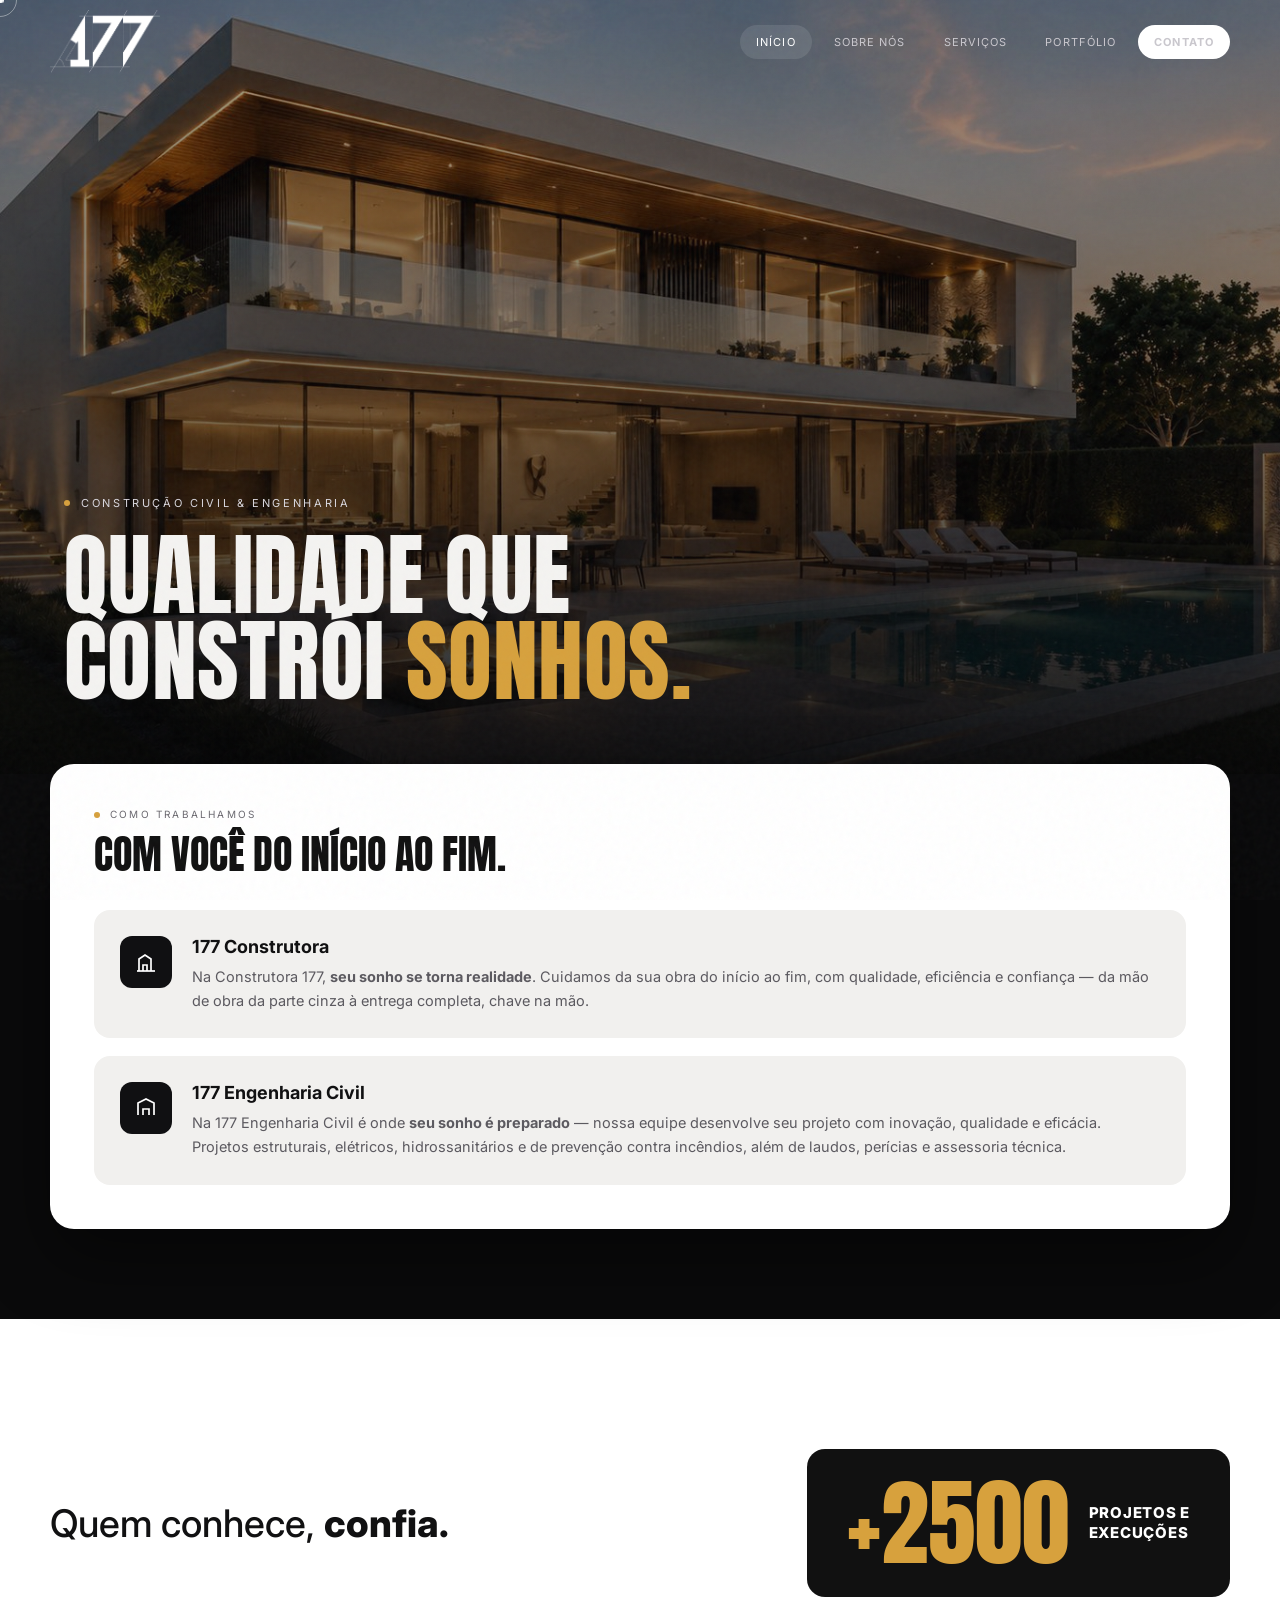
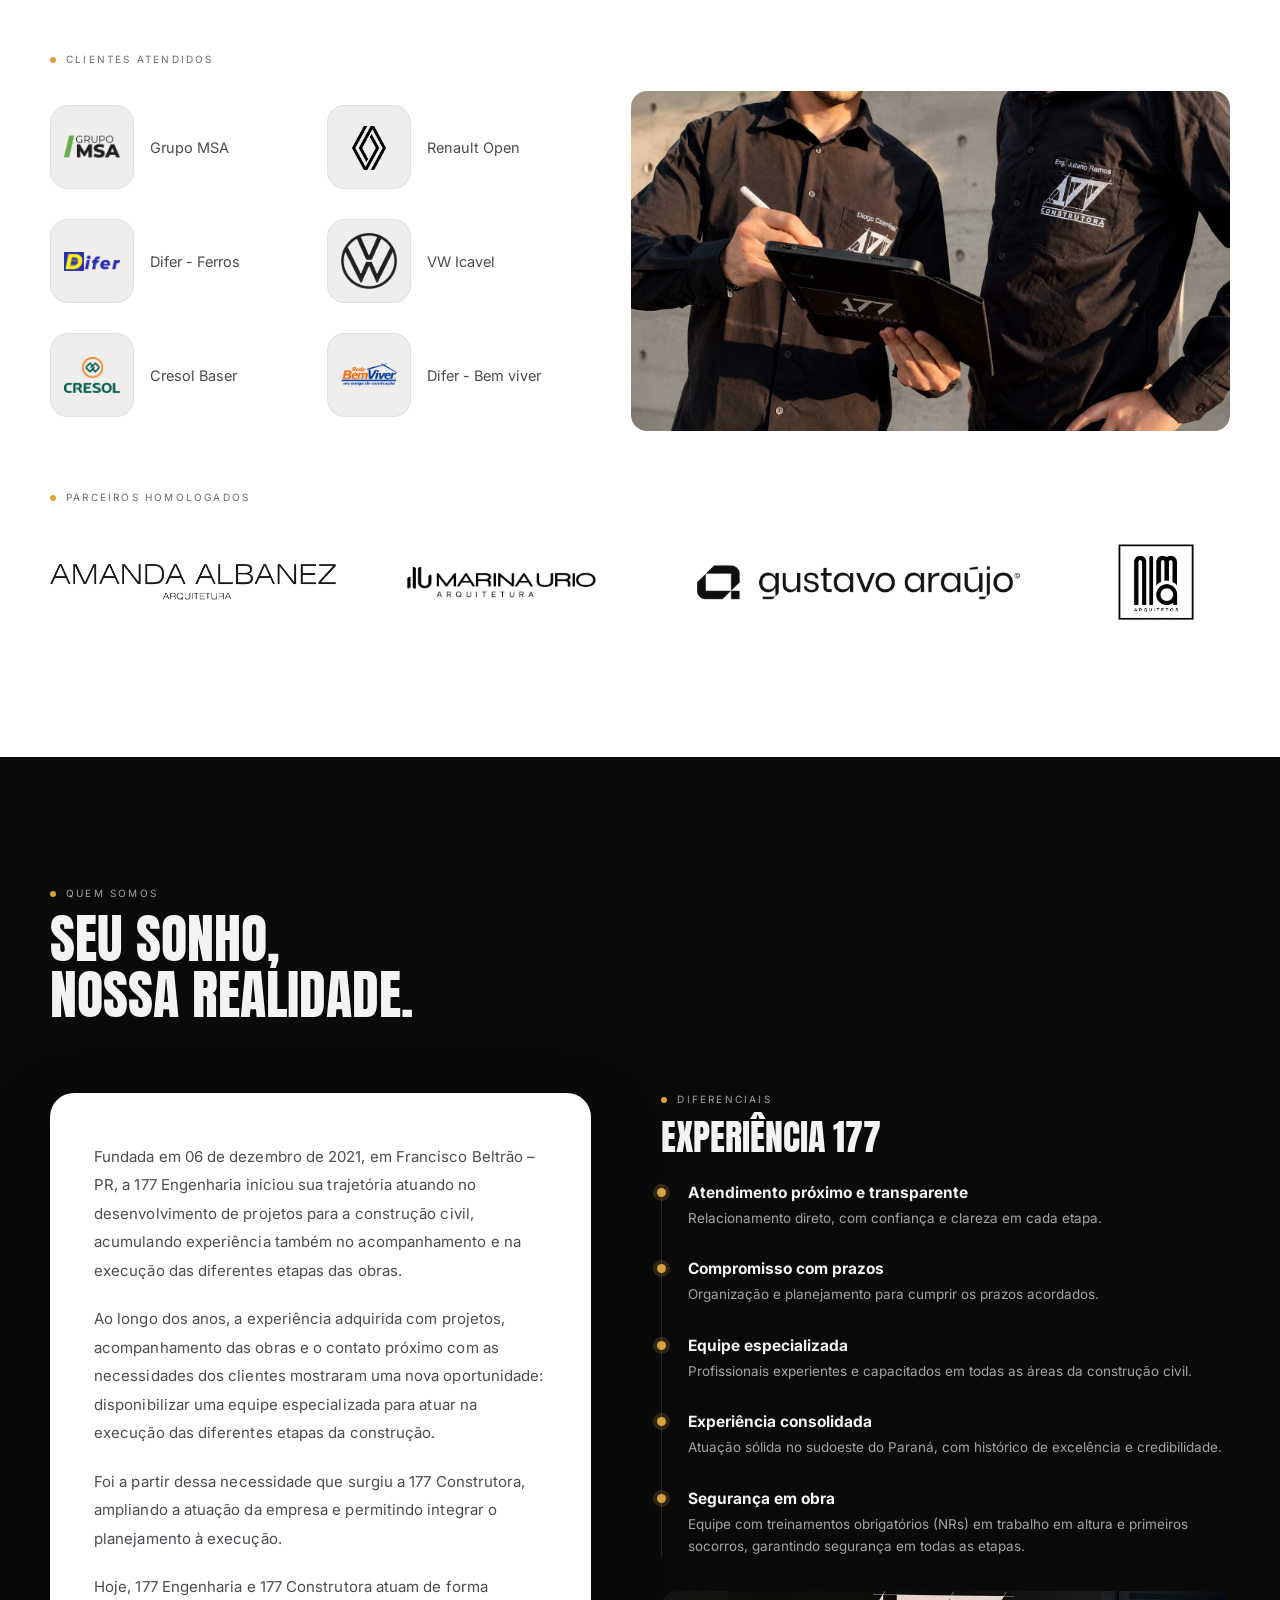
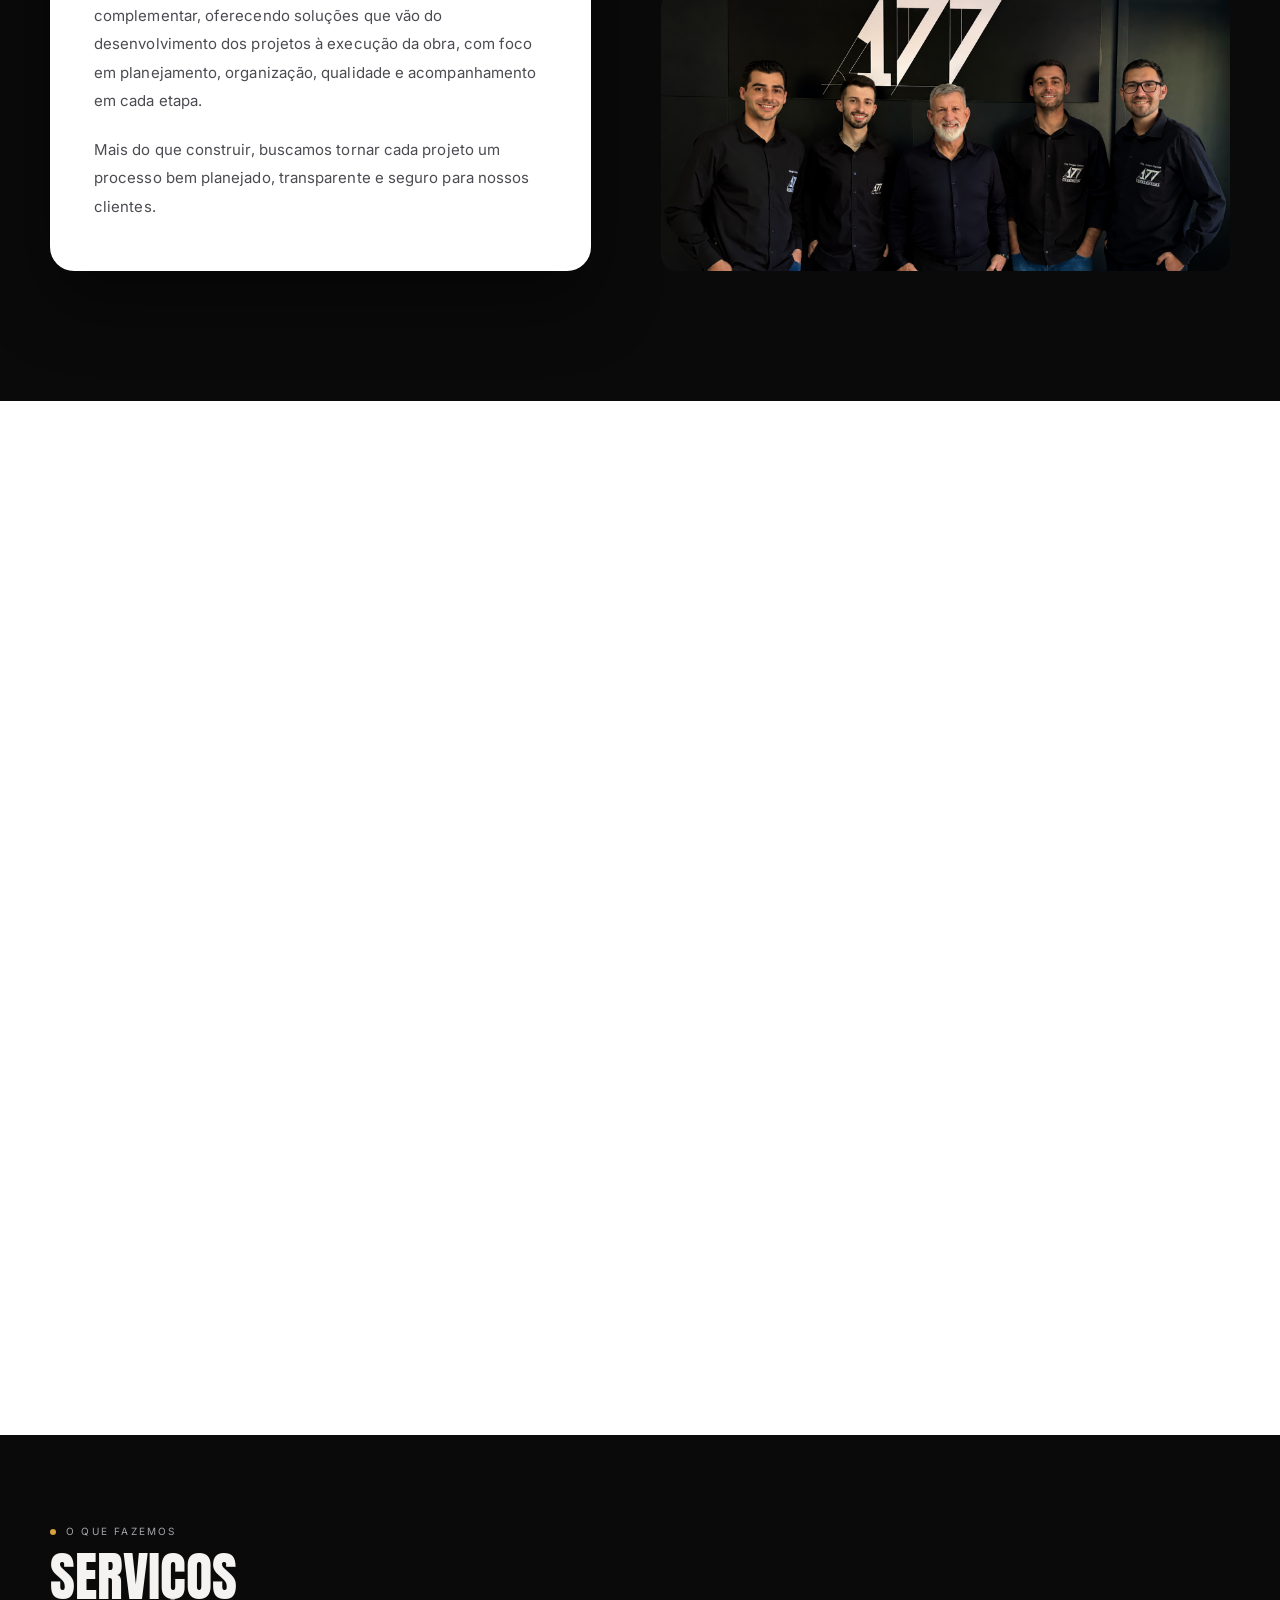
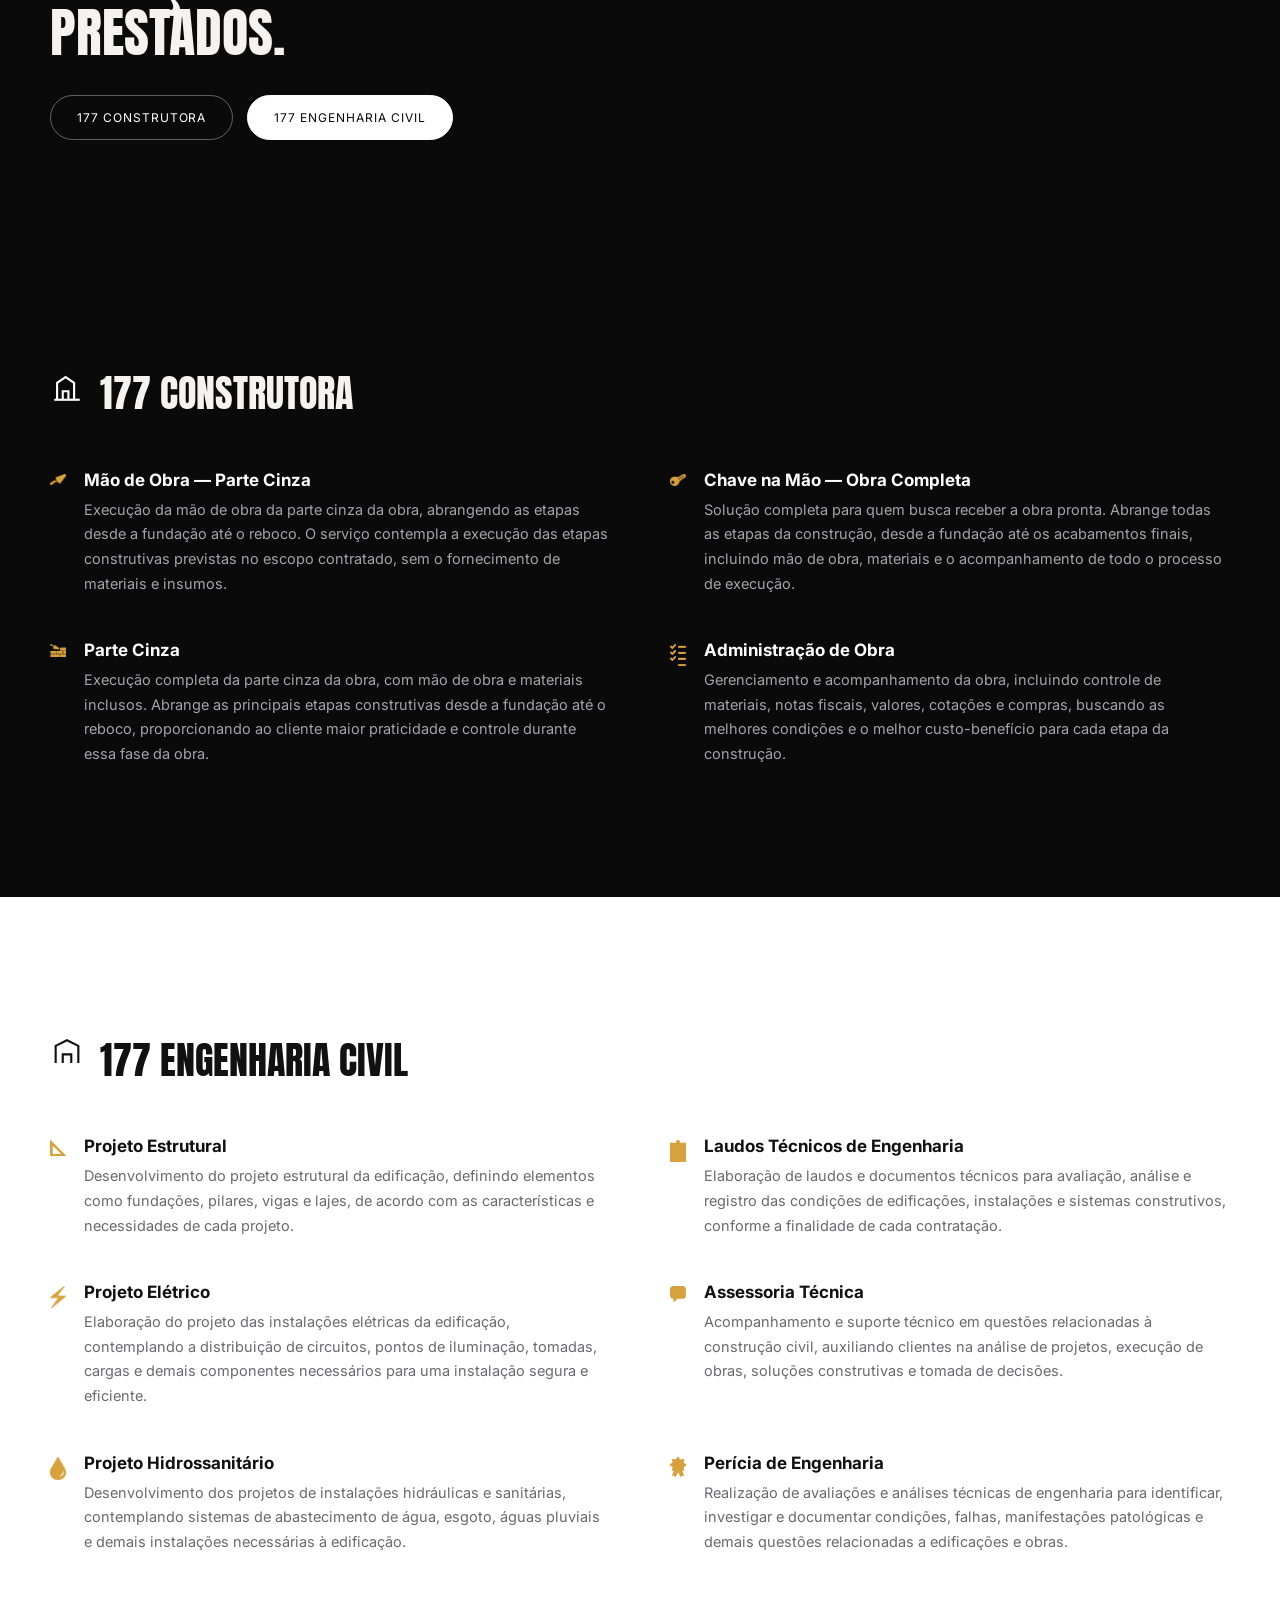
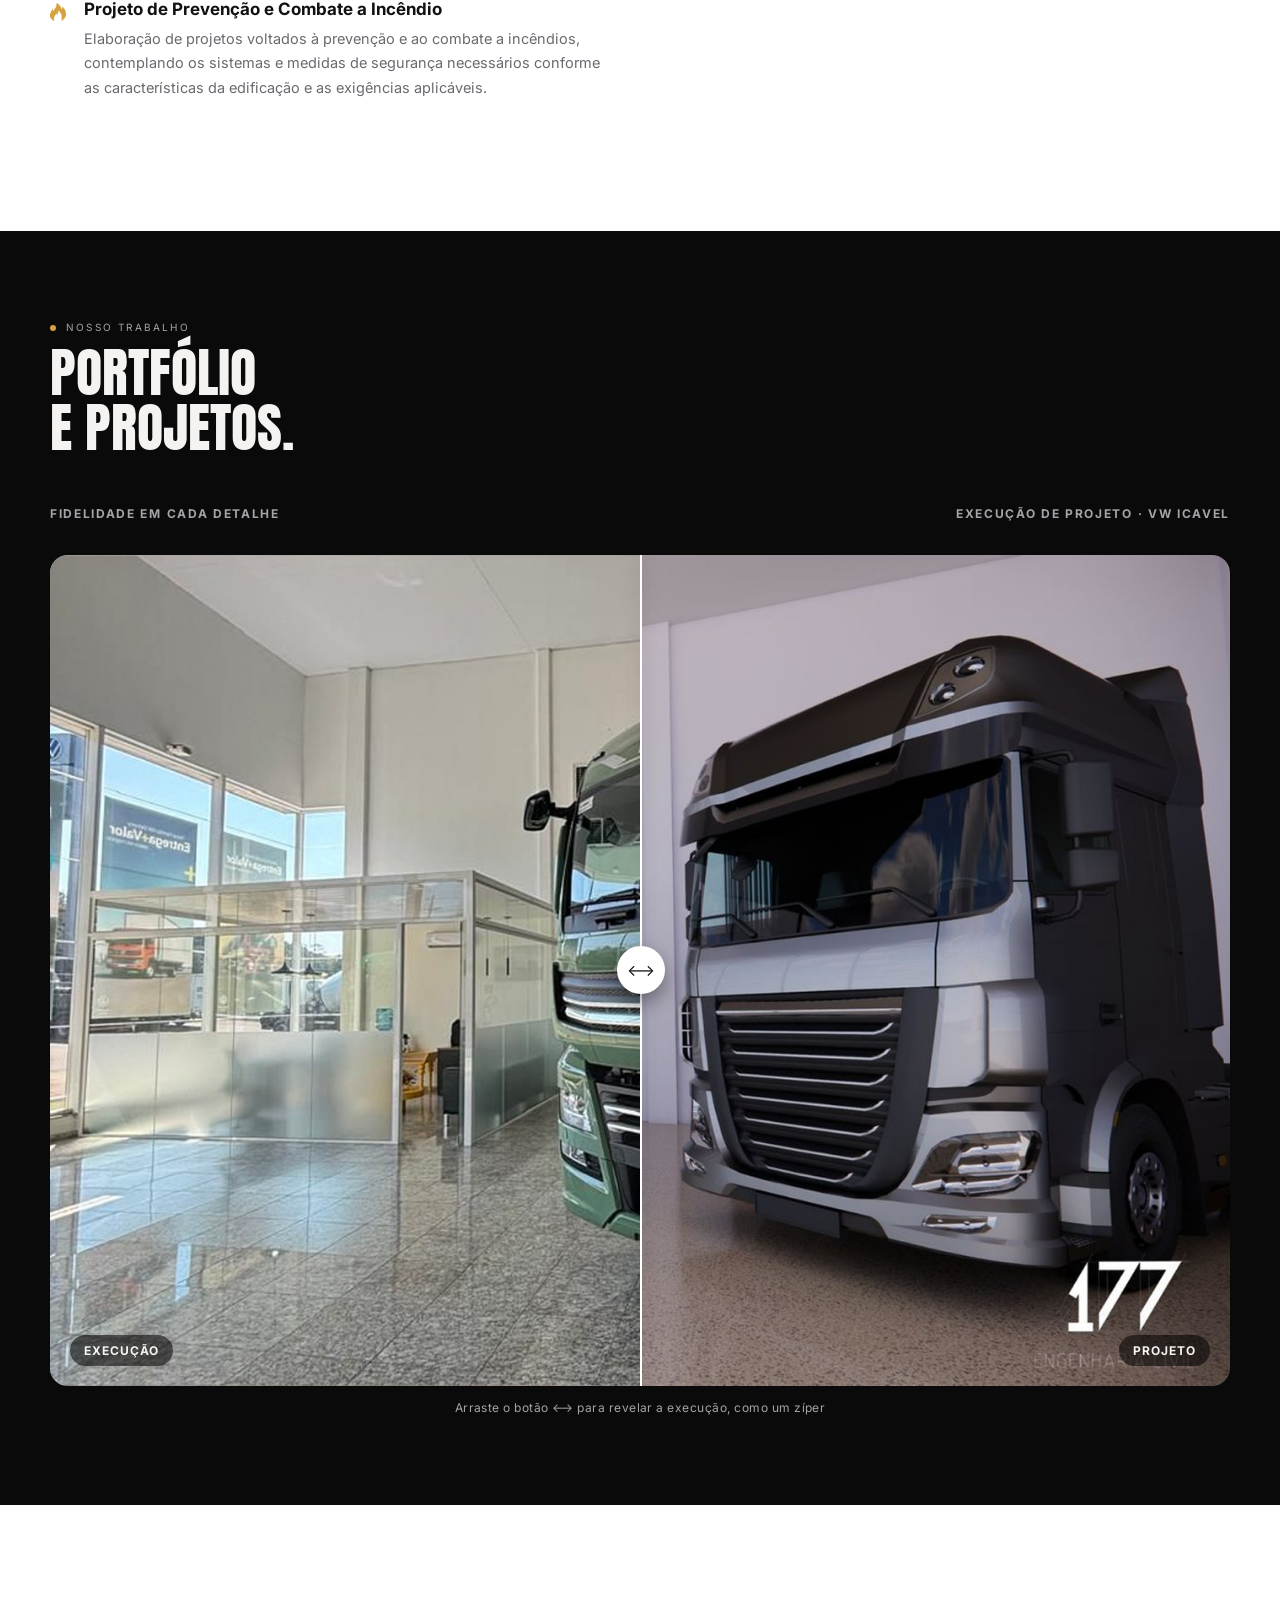
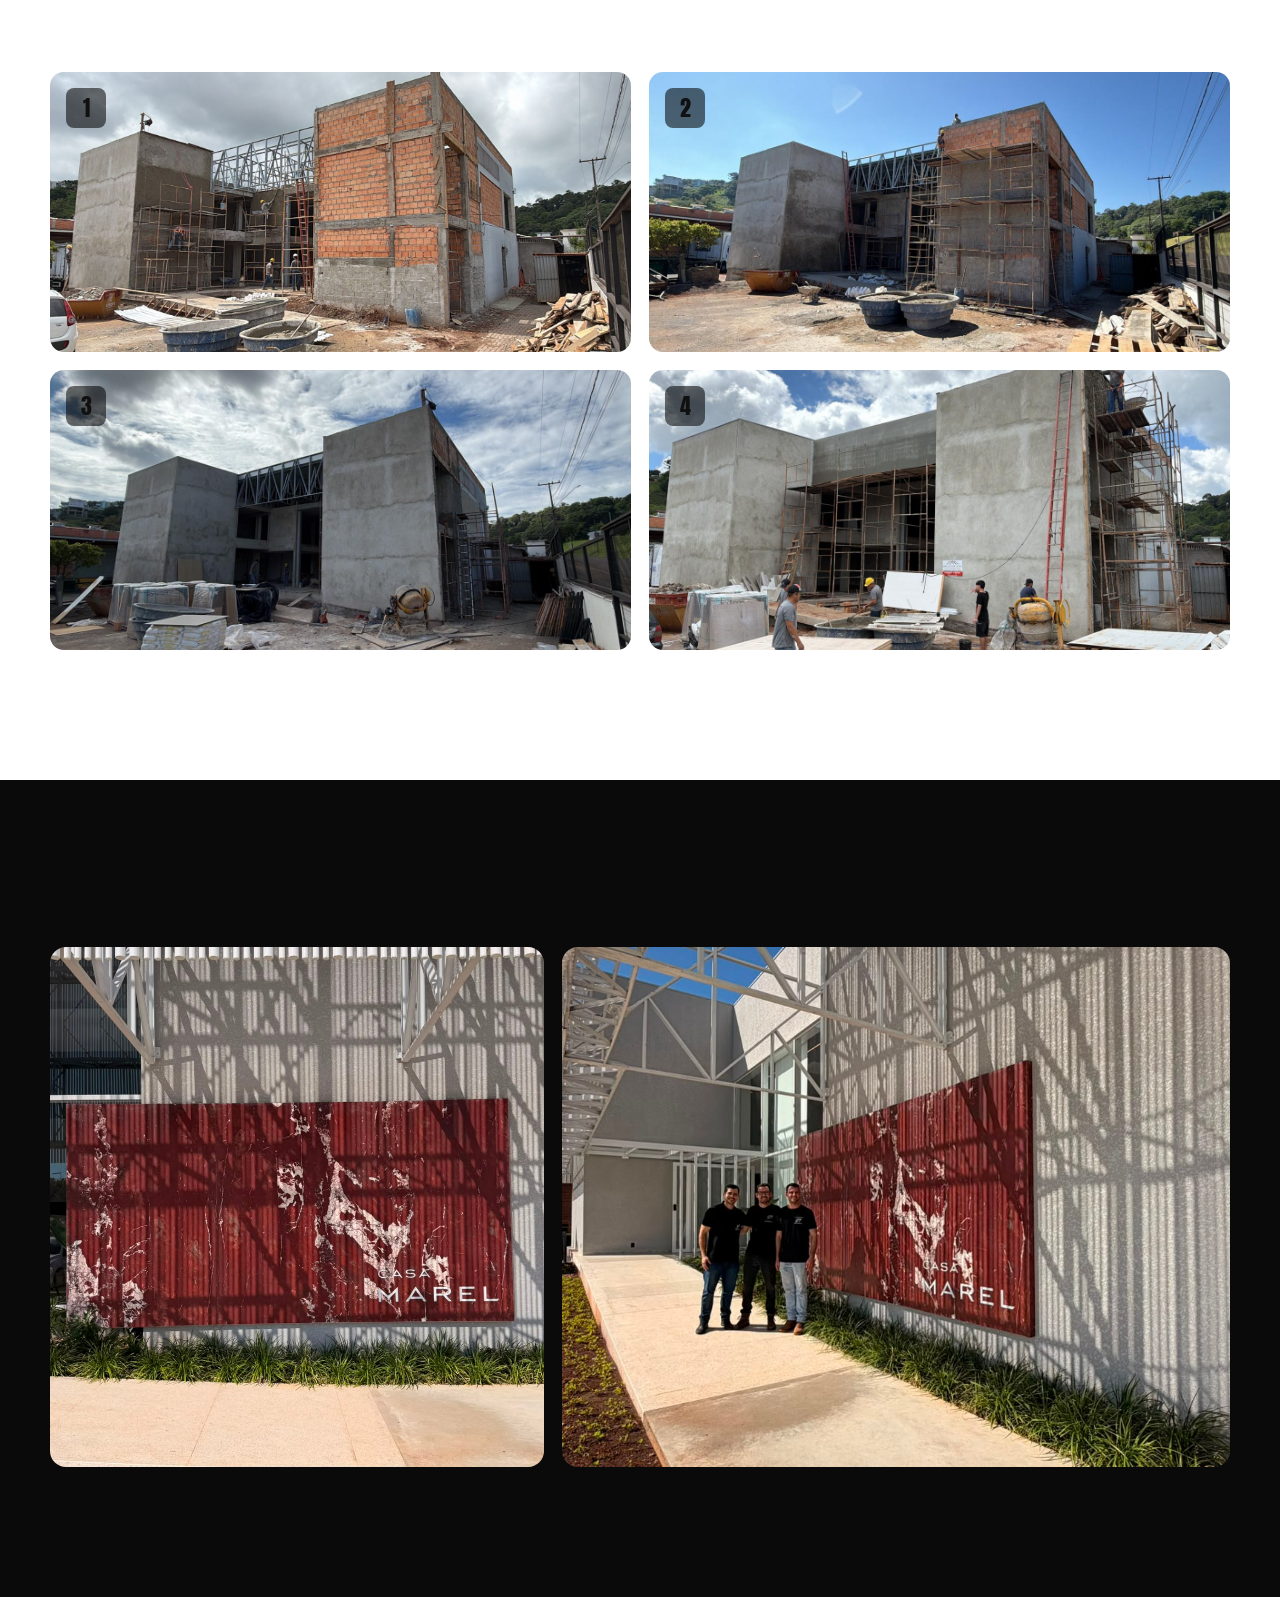
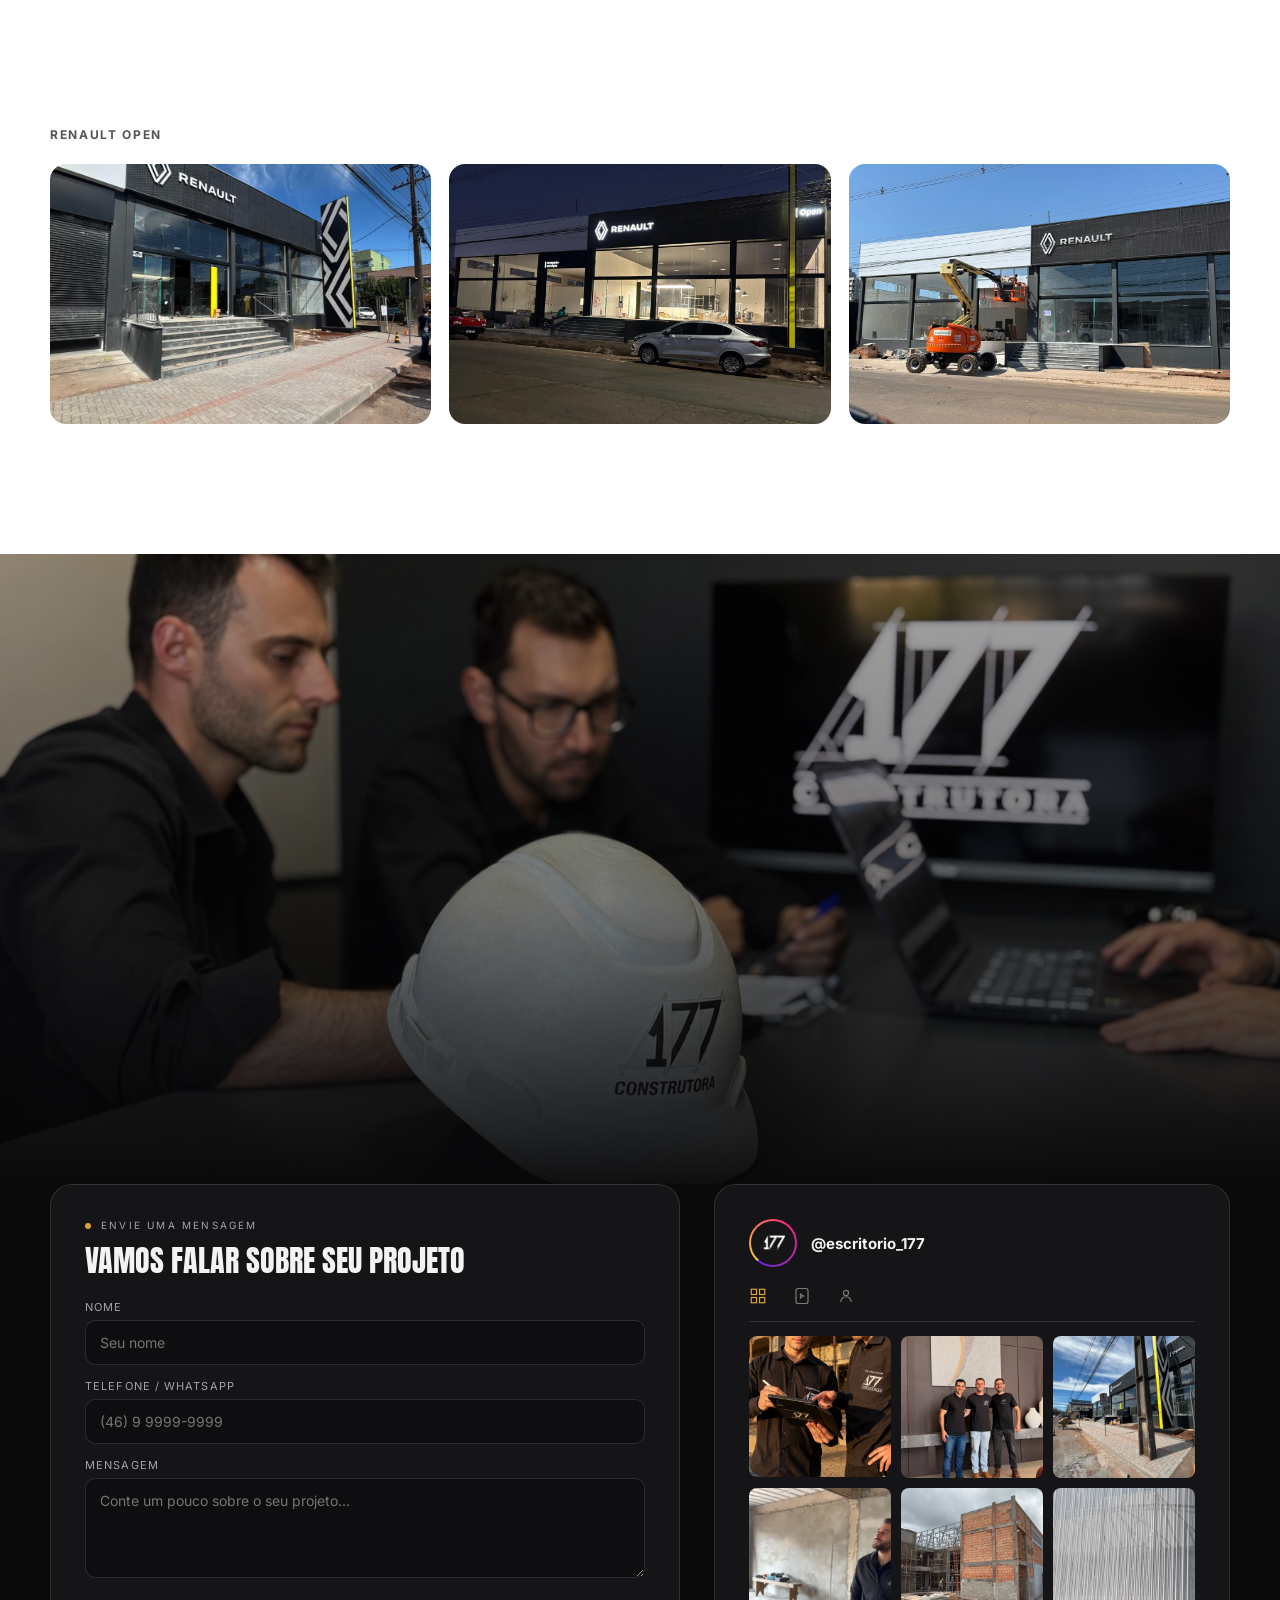
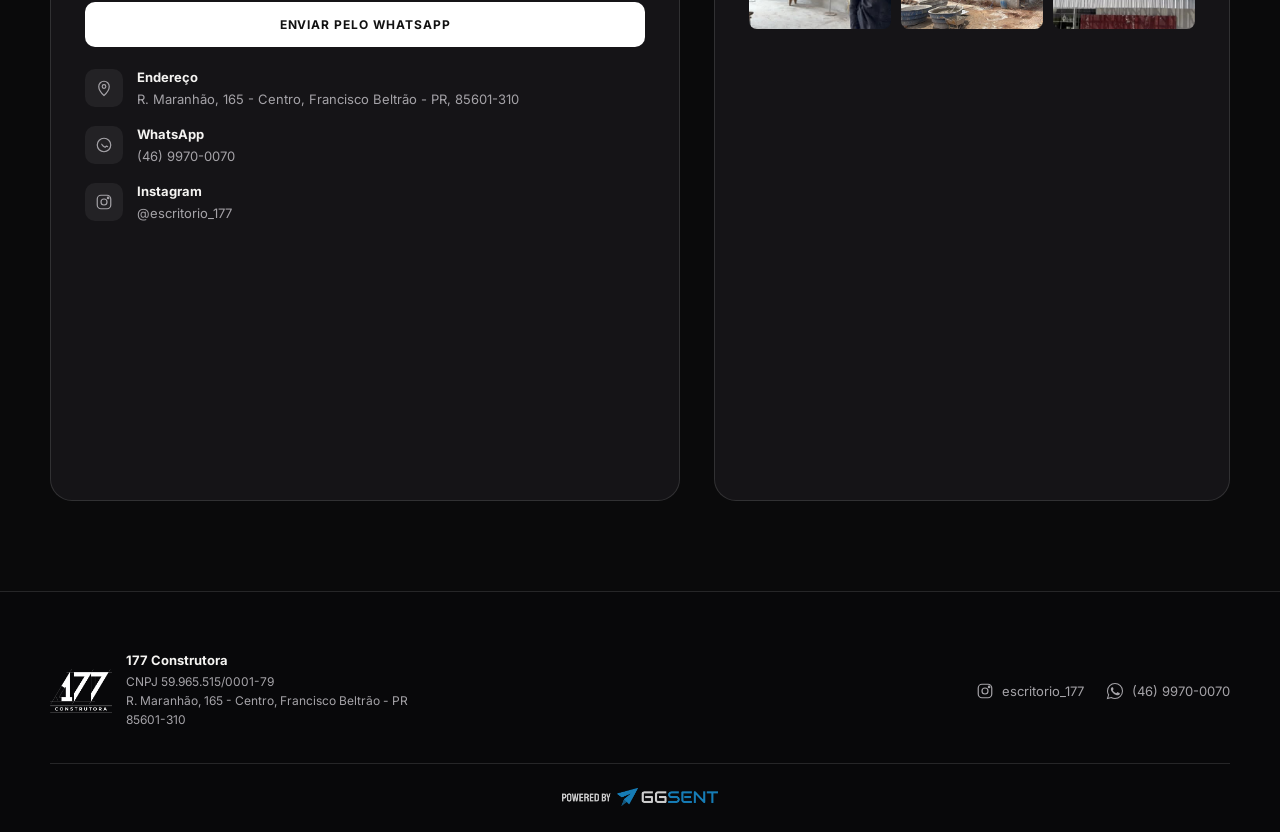
<file: index.html>
<!DOCTYPE html>
<html lang="pt-BR">
<head>
<meta charset="UTF-8">
<meta name="viewport" content="width=device-width, initial-scale=1.0">
<title>177</title>
<meta name="description" content="177 Engenharia e Construtora: projetos, laudos técnicos, perícias e execução de obras em Francisco Beltrão - PR.">
<link rel="icon" type="image/png" sizes="32x32" href="images/favicon-32.png">
<link rel="icon" type="image/png" sizes="16x16" href="images/favicon-16.png">
<link rel="apple-touch-icon" sizes="180x180" href="images/apple-touch-icon.png">
<link rel="stylesheet" href="css/style.css">
</head>
<body>

<div class="progress"></div>
<div class="cursor-dot"></div><div class="cursor-ring"></div>

<header id="site-header">
  <div class="container nav-wrap">
    <a href="#inicio" class="brand">
      <img class="brand-logo brand-logo-mark" src="images/logo-177-mark.png" alt="177 Construtora">
    </a>
    <nav class="main-nav">
      <a href="#inicio">Início</a>
      <a href="#sobre">Sobre Nós</a>
      <a href="#servicos">Serviços</a>
      <a href="#portfolio">Portfólio</a>
      <a href="#contato" class="btn-contato">Contato</a>
    </nav>
    <button class="burger" aria-label="Abrir menu"><span></span><span></span><span></span></button>
  </div>
</header>
<div class="mobile-nav">
  <a href="#inicio">Início</a>
  <a href="#sobre">Sobre Nós</a>
  <a href="#servicos">Serviços</a>
  <a href="#portfolio">Portfólio</a>
  <a href="#contato" class="btn-contato">Contato</a>
</div>

<main>

<!-- ============ INÍCIO ============ -->
<section id="inicio">
  <div class="hero" style="min-height:86vh">
    <div class="hero-bg">
      <img src="images/hero-home.jpg" alt="Fachada de obra finalizada pela 177 Construtora">
    </div>
    <div class="container hero-inner">
      <div class="eyebrow reveal"><span class="dot"></span>Construção Civil &amp; Engenharia</div>
      <h1 class="display reveal">Qualidade que<br>constrói <span class="accent-word">sonhos.</span></h1>
    </div>
  </div>

  <div class="section tight dark">
    <div class="container">
      <div class="pillcard reveal-scale" style="margin-top:-100px;position:relative;z-index:5">
        <div class="section-label on-light">Como trabalhamos</div>
        <h2 class="display" style="font-size:clamp(26px,3.4vw,40px);color:#111">Com você do início ao fim.</h2>
        <div style="display:grid;gap:18px;margin-top:34px" class="stagger">
          <a href="#servicos" class="service-block stg" data-tilt data-scroll-tab="#construtora">
            <span class="icon">
              <svg width="24" height="24" viewBox="0 0 24 24" fill="none" stroke="currentColor" stroke-width="1.7"><path d="M3 21h18"/><path d="M5 21V9l6-4 6 4v12"/><path d="M9 21v-6h4v6"/></svg>
            </span>
            <div>
              <h3>177 Construtora</h3>
              <p>Na Construtora 177, <strong>seu sonho se torna realidade</strong>. Cuidamos da sua obra do início ao fim, com qualidade, eficiência e confiança — da mão de obra da parte cinza à entrega completa, chave na mão.</p>
            </div>
          </a>
          <a href="#servicos" class="service-block stg" data-tilt data-scroll-tab="#escritorio">
            <span class="icon">
              <svg width="24" height="24" viewBox="0 0 24 24" fill="none" stroke="currentColor" stroke-width="1.7"><path d="M4 19V7l8-4 8 4v12"/><path d="M9 19v-6h6v6"/></svg>
            </span>
            <div>
              <h3>177 Engenharia Civil</h3>
              <p>Na 177 Engenharia Civil é onde <strong>seu sonho é preparado</strong> — nossa equipe desenvolve seu projeto com inovação, qualidade e eficácia. Projetos estruturais, elétricos, hidrossanitários e de prevenção contra incêndios, além de laudos, perícias e assessoria técnica.</p>
            </div>
          </a>
        </div>
      </div>
    </div>
  </div>

  <div class="section light">
    <div class="container">
      <div class="trust-head reveal">
        <h2>Quem conhece, <b>confia.</b></h2>
        <span class="badge">
          <span class="badge-num">+<span data-count="2500" data-suffix="">0</span></span>
          <span class="badge-label">Projetos e<br>Execuções</span>
        </span>
      </div>
      <div class="section-label on-light reveal" style="margin-bottom:26px">Clientes Atendidos</div>
      <div class="trust-grid">
        <div class="logos-grid reveal-left">
          <div class="logo-chip"><span class="logo-mark"><img src="images/logo-msa.png" alt="Grupo MSA"></span><span>Grupo MSA</span></div>
          <div class="logo-chip"><span class="logo-mark"><img class="logo-tight" src="images/logo-renault.png" alt="Renault"></span><span>Renault Open</span></div>
          <div class="logo-chip"><span class="logo-mark"><img src="images/logo-difer.png" alt="Difer - Ferros"></span><span>Difer - Ferros</span></div>
          <div class="logo-chip"><span class="logo-mark"><img src="images/logo-vw.png" alt="Volkswagen"></span><span>VW Icavel</span></div>
          <div class="logo-chip"><span class="logo-mark"><img src="images/logo-cresol.png" alt="Cresol"></span><span>Cresol Baser</span></div>
          <div class="logo-chip"><span class="logo-mark"><img src="images/logo-bemviver.png" alt="Difer - Bem viver"></span><span>Difer - Bem viver</span></div>
        </div>
        <div class="zoomable reveal-right" style="height:340px">
          <img src="images/detail-tablet-wall.jpg" alt="Equipe 177 analisando projeto em tablet">
        </div>
      </div>
      <div class="reveal" style="margin-top:60px">
        <div class="section-label on-light">Parceiros Homologados</div>
        <div class="partners-grid stagger" style="margin-top:34px">
          <div class="partner-logo stg"><img src="images/partner-amanda-albanez.png" alt="Amanda Albanez Arquitetura"></div>
          <div class="partner-logo stg"><img src="images/partner-marina-urio.png" alt="Marina Urio Arquitetura"></div>
          <div class="partner-logo partner-logo-md stg"><img src="images/partner-gustavo-araujo.png" alt="Gustavo Araújo Arquitetura"></div>
          <div class="partner-logo partner-logo-lg stg"><img src="images/partner-nima.png" alt="NIMA Arquitetos"></div>
        </div>
      </div>
    </div>
  </div>
</section>

<!-- ============ SOBRE NÓS ============ -->
<section id="sobre">
  <div class="section dark">
    <div class="container">
      <div class="section-label reveal">Quem somos</div>
      <h2 class="display reveal" style="margin-top:12px">Seu sonho,<br><span class="accent-word">nossa</span> realidade.</h2>

      <div class="about-grid" style="margin-top:70px">
        <div class="reveal-left">
          <div class="pillcard">
            <p>Fundada em 06 de dezembro de 2021, em Francisco Beltrão – PR, a 177 Engenharia iniciou sua trajetória atuando no desenvolvimento de projetos para a construção civil, acumulando experiência também no acompanhamento e na execução das diferentes etapas das obras.</p>
            <p>Ao longo dos anos, a experiência adquirida com projetos, acompanhamento das obras e o contato próximo com as necessidades dos clientes mostraram uma nova oportunidade: disponibilizar uma equipe especializada para atuar na execução das diferentes etapas da construção.</p>
            <p>Foi a partir dessa necessidade que surgiu a 177 Construtora, ampliando a atuação da empresa e permitindo integrar o planejamento à execução.</p>
            <p>Hoje, 177 Engenharia e 177 Construtora atuam de forma complementar, oferecendo soluções que vão do desenvolvimento dos projetos à execução da obra, com foco em planejamento, organização, qualidade e acompanhamento em cada etapa.</p>
            <p style="margin-bottom:0">Mais do que construir, buscamos tornar cada projeto um processo bem planejado, transparente e seguro para nossos clientes.</p>
          </div>
        </div>
        <div class="reveal-right">
          <div class="section-label">Diferenciais</div>
          <h2 class="display" style="font-size:clamp(24px,3vw,36px)">Experiência 177</h2>
          <div class="timeline">
            <div class="tl-item">
              <h3>Atendimento próximo e transparente</h3>
              <p>Relacionamento direto, com confiança e clareza em cada etapa.</p>
            </div>
            <div class="tl-item">
              <h3>Compromisso com prazos</h3>
              <p>Organização e planejamento para cumprir os prazos acordados.</p>
            </div>
            <div class="tl-item">
              <h3>Equipe especializada</h3>
              <p>Profissionais experientes e capacitados em todas as áreas da construção civil.</p>
            </div>
            <div class="tl-item">
              <h3>Experiência consolidada</h3>
              <p>Atuação sólida no sudoeste do Paraná, com histórico de excelência e credibilidade.</p>
            </div>
            <div class="tl-item">
              <h3>Segurança em obra</h3>
              <p>Equipe com treinamentos obrigatórios (NRs) em trabalho em altura e primeiros socorros, garantindo segurança em todas as etapas.</p>
            </div>
          </div>
          <div class="about-photo zoomable">
            <img src="images/equipe-177-parede.png" alt="Equipe 177">
          </div>
        </div>
      </div>
    </div>
  </div>

  <div class="section light">
    <div class="container">
      <div class="reveal">
        <div class="section-label on-light">Nosso time</div>
        <h2 class="display" style="font-size:clamp(26px,3.4vw,40px);color:#111">Conheça nossa equipe</h2>
      </div>
      <div class="team-grid stagger">
        <div class="team-card stg" data-tilt>
          <div class="team-photo"><img src="images/team-douglas.png" alt="Douglas Czerniaski"></div>
          <div class="team-info">
            <small>Sócio Fundador</small>
            <h3>Douglas Czerniaski</h3>
            <b class="team-crea">CREA-PR 175668/D</b>
            <span>Responsável Técnico, Projeto e Desenvolvimento</span>
          </div>
        </div>
        <div class="team-card stg" data-tilt>
          <div class="team-photo"><img src="images/team-juliano.png" alt="Juliano Ramos"></div>
          <div class="team-info">
            <small>Sócio Fundador</small>
            <h3>Juliano Ramos</h3>
            <b class="team-crea">CREA-PR 194386/D</b>
            <span>Responsável Técnico, Projetos e Comercial</span>
          </div>
        </div>
        <div class="team-card stg" data-tilt>
          <div class="team-photo"><img src="images/team-diogo.png" alt="Diogo Czerniaski"></div>
          <div class="team-info">
            <small>Sócio Fundador</small>
            <h3>Diogo Czerniaski</h3>
            <b class="team-crea">CRA-PR 35318</b>
            <span>Administrativo, Financeiro e Comercial</span>
          </div>
        </div>
        <div class="team-card stg" data-tilt>
          <div class="team-photo"><img src="images/team-jose-almir.png" alt="José Almir do Nascimento"></div>
          <div class="team-info">
            <h3>José Almir do Nascimento</h3>
            <b class="team-crea">CREA PR-29013/D</b>
            <span>Projetos Estruturais, Laudos Técnicos e Acessos Rodoviários</span>
          </div>
        </div>
        <div class="team-card stg" data-tilt>
          <div class="team-photo"><img src="images/team-pedro-henrique.png" alt="Pedro Henrique Meyer"></div>
          <div class="team-info">
            <h3>Pedro Henrique Meyer</h3>
            <b class="team-crea">CREA PR-186024/D</b>
            <span>Projetos Hidrossanitários e Elétricos</span>
          </div>
        </div>
      </div>
    </div>
  </div>
</section>

<!-- ============ SERVIÇOS ============ -->
<section id="servicos">
  <div class="section tight dark">
    <div class="container">
      <div class="section-label reveal">O que fazemos</div>
      <h2 class="display reveal" style="margin-top:12px">Serviços<br><span class="accent-word">prestados.</span></h2>
      <div class="hero-tabs reveal">
        <button class="tab-btn solid" data-scroll-tab="#construtora">177 Construtora</button>
        <button class="tab-btn" data-scroll-tab="#escritorio">177 Engenharia Civil</button>
      </div>
    </div>
  </div>

  <div class="section dark" id="construtora" data-tab-section>
    <div class="container">
      <div class="reveal" style="display:flex;align-items:center;gap:16px">
        <svg width="34" height="34" viewBox="0 0 24 24" fill="none" stroke="#fff" stroke-width="1.5"><path d="M3 21h18"/><path d="M5 21V9l6-4 6 4v12"/><path d="M9 21v-6h4v6"/></svg>
        <h2 class="display" style="font-size:clamp(26px,3.2vw,38px)">177 Construtora</h2>
      </div>

      <div class="services-list stagger">
        <div class="svc-item on-dark stg">
          <span class="ico"><img src="images/icon-svc-trowel.png" alt=""></span>
          <div><h3>Mão de Obra — Parte Cinza</h3><p>Execução da mão de obra da parte cinza da obra, abrangendo as etapas desde a fundação até o reboco. O serviço contempla a execução das etapas construtivas previstas no escopo contratado, sem o fornecimento de materiais e insumos.</p></div>
        </div>
        <div class="svc-item on-dark stg">
          <span class="ico"><img src="images/icon-svc-key.png" alt=""></span>
          <div><h3>Chave na Mão — Obra Completa</h3><p>Solução completa para quem busca receber a obra pronta. Abrange todas as etapas da construção, desde a fundação até os acabamentos finais, incluindo mão de obra, materiais e o acompanhamento de todo o processo de execução.</p></div>
        </div>
        <div class="svc-item on-dark stg">
          <span class="ico"><img src="images/icon-svc-trowel-bricks.png" alt=""></span>
          <div><h3>Parte Cinza</h3><p>Execução completa da parte cinza da obra, com mão de obra e materiais inclusos. Abrange as principais etapas construtivas desde a fundação até o reboco, proporcionando ao cliente maior praticidade e controle durante essa fase da obra.</p></div>
        </div>
        <div class="svc-item on-dark stg">
          <span class="ico"><img src="images/icon-svc-checklist.png" alt=""></span>
          <div><h3>Administração de Obra</h3><p>Gerenciamento e acompanhamento da obra, incluindo controle de materiais, notas fiscais, valores, cotações e compras, buscando as melhores condições e o melhor custo-benefício para cada etapa da construção.</p></div>
        </div>
      </div>
    </div>
  </div>

  <div class="section light" id="escritorio" data-tab-section>
    <div class="container">
      <div class="reveal" style="display:flex;align-items:center;gap:16px">
        <svg width="34" height="34" viewBox="0 0 24 24" fill="none" stroke="#111" stroke-width="1.5"><path d="M4 19V7l8-4 8 4v12"/><path d="M9 19v-6h6v6"/></svg>
        <h2 class="display" style="font-size:clamp(26px,3.2vw,38px);color:#111">177 Engenharia Civil</h2>
      </div>

      <div class="services-list stagger">
        <div class="svc-item on-light stg">
          <span class="ico"><img src="images/icon-svc-triangle.png" alt=""></span>
          <div><h3>Projeto Estrutural</h3><p>Desenvolvimento do projeto estrutural da edificação, definindo elementos como fundações, pilares, vigas e lajes, de acordo com as características e necessidades de cada projeto.</p></div>
        </div>
        <div class="svc-item on-light stg">
          <span class="ico"><img src="images/icon-svc-clipboard.png" alt=""></span>
          <div><h3>Laudos Técnicos de Engenharia</h3><p>Elaboração de laudos e documentos técnicos para avaliação, análise e registro das condições de edificações, instalações e sistemas construtivos, conforme a finalidade de cada contratação.</p></div>
        </div>
        <div class="svc-item on-light stg">
          <span class="ico"><img src="images/icon-svc-lightning.png" alt=""></span>
          <div><h3>Projeto Elétrico</h3><p>Elaboração do projeto das instalações elétricas da edificação, contemplando a distribuição de circuitos, pontos de iluminação, tomadas, cargas e demais componentes necessários para uma instalação segura e eficiente.</p></div>
        </div>
        <div class="svc-item on-light stg">
          <span class="ico"><img src="images/icon-svc-chat.png" alt=""></span>
          <div><h3>Assessoria Técnica</h3><p>Acompanhamento e suporte técnico em questões relacionadas à construção civil, auxiliando clientes na análise de projetos, execução de obras, soluções construtivas e tomada de decisões.</p></div>
        </div>
        <div class="svc-item on-light stg">
          <span class="ico"><img src="images/icon-svc-drop.png" alt=""></span>
          <div><h3>Projeto Hidrossanitário</h3><p>Desenvolvimento dos projetos de instalações hidráulicas e sanitárias, contemplando sistemas de abastecimento de água, esgoto, águas pluviais e demais instalações necessárias à edificação.</p></div>
        </div>
        <div class="svc-item on-light stg">
          <span class="ico"><img src="images/icon-svc-medal.png" alt=""></span>
          <div><h3>Perícia de Engenharia</h3><p>Realização de avaliações e análises técnicas de engenharia para identificar, investigar e documentar condições, falhas, manifestações patológicas e demais questões relacionadas a edificações e obras.</p></div>
        </div>
        <div class="svc-item on-light stg">
          <span class="ico"><img src="images/icon-svc-fire.png" alt=""></span>
          <div><h3>Projeto de Prevenção e Combate a Incêndio</h3><p>Elaboração de projetos voltados à prevenção e ao combate a incêndios, contemplando os sistemas e medidas de segurança necessários conforme as características da edificação e as exigências aplicáveis.</p></div>
        </div>
      </div>
    </div>
  </div>
</section>

<!-- ============ PORTFÓLIO ============ -->
<section id="portfolio">
  <div class="section tight dark">
    <div class="container">
      <div class="section-label reveal">Nosso trabalho</div>
      <h2 class="display reveal" style="margin-top:12px">Portfólio<br>e <span class="accent-word">projetos.</span></h2>

      <div style="display:flex;justify-content:space-between;align-items:end;flex-wrap:wrap;gap:14px;margin:50px 0 34px" class="reveal">
        <span class="gallery-title" style="margin:0">Fidelidade em cada detalhe</span>
        <span class="gallery-title" style="margin:0">Execução de projeto · VW Icavel</span>
      </div>
      <div class="hover-compare reveal-scale">
        <img class="base" src="images/portfolio-vw-projeto.jpg" alt="Projeto 3D — VW Icavel">
        <img class="reveal-layer" src="images/portfolio-vw-execucao.jpg" alt="Execução real — VW Icavel">
        <div class="compare-seam"></div>
        <span class="compare-tag tag-projeto">Projeto</span>
        <span class="compare-tag tag-execucao">Execução</span>
      </div>
      <p style="text-align:center;color:var(--muted);font-size:12px;margin-top:14px;letter-spacing:.04em">Arraste o botão ⟷ para revelar a execução, como um zíper</p>
    </div>
  </div>

  <div class="section light">
    <div class="container">
      <div class="reveal gallery-title" style="color:#555">Execução Parte Cinza</div>
      <div class="mosaic stagger">
        <div class="item stg zoomable"><span class="num">1</span><img src="images/portfolio-cinza-1.jpg" alt="Execução parte cinza — etapa 1"></div>
        <div class="item stg zoomable"><span class="num">2</span><img src="images/portfolio-cinza-2.jpg" alt="Execução parte cinza — etapa 2"></div>
        <div class="item stg zoomable"><span class="num">3</span><img src="images/portfolio-cinza-4.jpg" alt="Execução parte cinza — etapa 3"></div>
        <div class="item stg zoomable"><span class="num">4</span><img src="images/portfolio-cinza-3.jpg" alt="Execução parte cinza — etapa 4"></div>
      </div>
    </div>
  </div>

  <div class="section dark">
    <div class="container">
      <div class="reveal gallery-title">Casa Marel</div>
      <div class="split-2 stagger">
        <div class="zoomable stg tall"><img src="images/casa-marel-detalhe.jpg" alt="Casa Marel — detalhe do painel"></div>
        <div class="zoomable stg tall"><img src="images/casa-marel-fachada.jpg" alt="Casa Marel — fachada com a equipe 177"></div>
      </div>
    </div>
  </div>

  <div class="section light">
    <div class="container">
      <div class="reveal gallery-title" style="color:#555">Renault Open</div>
      <div class="split-3 stagger">
        <div class="zoomable stg" style="height:260px"><img src="images/portfolio-renault-1.jpg" alt="Fachada da concessionária Renault Open"></div>
        <div class="zoomable stg" style="height:260px"><img src="images/portfolio-renault-2.jpg" alt="Concessionária Renault Open à noite"></div>
        <div class="zoomable stg" style="height:260px"><img src="images/portfolio-renault-3.jpg" alt="Execução da fachada da Renault Open"></div>
      </div>
    </div>
  </div>
</section>

<!-- ============ CONTATO ============ -->
<section id="contato">
  <div class="hero contact-hero">
    <div class="hero-bg">
      <img src="images/hero-contato.jpg" alt="Equipe 177 no escritório">
    </div>
    <div class="container hero-inner">
      <div class="eyebrow reveal"><span class="dot"></span>Fale com a gente</div>
      <h1 class="display reveal">Entre em<br><span class="accent-word">contato.</span></h1>
      <a href="https://wa.me/554699700070" target="_blank" rel="noopener" class="wa-btn magnetic reveal" style="margin-top:30px">
        <svg viewBox="0 0 24 24" fill="currentColor"><path d="M17.5 14.4c-.3-.1-1.7-.8-2-.9-.3-.1-.5-.1-.6.1-.2.3-.7.9-.9 1.1-.2.2-.3.2-.6.1-.3-.1-1.3-.5-2.5-1.5-.9-.8-1.5-1.8-1.7-2.1-.2-.3 0-.5.1-.6.1-.1.3-.3.4-.5.1-.1.2-.3.3-.4.1-.2 0-.4 0-.5C10 9 9.5 7.8 9.3 7.3c-.2-.5-.4-.4-.6-.4h-.5c-.2 0-.5.1-.7.3-.3.3-1 1-1 2.4s1 2.8 1.2 3c.1.2 2.1 3.2 5 4.4.7.3 1.3.5 1.7.6.7.2 1.4.2 1.9.1.6-.1 1.7-.7 1.9-1.3.2-.7.2-1.2.2-1.3-.1-.1-.3-.2-.6-.3z"/><path d="M12 2C6.5 2 2 6.5 2 12c0 1.9.5 3.6 1.5 5.2L2 22l4.9-1.4C8.4 21.5 10.1 22 12 22c5.5 0 10-4.5 10-10S17.5 2 12 2z" fill="none" stroke="currentColor" stroke-width="1.4"/></svg>
        Chamar no WhatsApp
      </a>
    </div>
  </div>

  <div class="section tight dark">
    <div class="container">
      <div class="contact-grid">
        <div class="card-dark reveal-left">
          <div class="section-label">Envie uma mensagem</div>
          <h2 class="display" style="font-size:clamp(22px,2.8vw,30px);margin-bottom:24px">Vamos falar sobre seu projeto</h2>
          <form id="contact-form" class="contact-form">
            <div>
              <label for="nome">Nome</label>
              <input type="text" id="nome" name="nome" placeholder="Seu nome" required>
            </div>
            <div>
              <label for="telefone">Telefone / WhatsApp</label>
              <input type="tel" id="telefone" name="telefone" placeholder="(46) 9 9999-9999" required>
            </div>
            <div>
              <label for="mensagem">Mensagem</label>
              <textarea id="mensagem" name="mensagem" placeholder="Conte um pouco sobre o seu projeto..." required></textarea>
            </div>
            <button type="submit">Enviar pelo WhatsApp</button>
          </form>

          <div class="info-rows">
            <div class="info-row">
              <span class="ico"><svg width="18" height="18" viewBox="0 0 24 24" fill="none" stroke="currentColor" stroke-width="1.6"><path d="M12 22s7-6.3 7-12a7 7 0 1 0-14 0c0 5.7 7 12 7 12z"/><circle cx="12" cy="10" r="2.4"/></svg></span>
              <div><b>Endereço</b><span>R. Maranhão, 165 - Centro, Francisco Beltrão - PR, 85601-310</span></div>
            </div>
            <div class="info-row">
              <span class="ico"><svg width="18" height="18" viewBox="0 0 24 24" fill="none" stroke="currentColor" stroke-width="1.6"><path d="M17.5 14.4c-.3-.1-1.7-.8-2-.9-.3-.1-.5-.1-.6.1-.2.3-.7.9-.9 1.1-.2.2-.3.2-.6.1-.3-.1-1.3-.5-2.5-1.5-.9-.8-1.5-1.8-1.7-2.1-.2-.3 0-.5.1-.6"/><circle cx="12" cy="12" r="9"/></svg></span>
              <div><b>WhatsApp</b><span>(46) 9970-0070</span></div>
            </div>
            <div class="info-row">
              <span class="ico"><svg width="18" height="18" viewBox="0 0 24 24" fill="none" stroke="currentColor" stroke-width="1.6"><rect x="3" y="3" width="18" height="18" rx="5"/><circle cx="12" cy="12" r="4"/><circle cx="17.5" cy="6.5" r="1"/></svg></span>
              <div><b>Instagram</b><span>@escritorio_177</span></div>
            </div>
          </div>

          <div class="map-frame reveal-scale">
            <iframe src="https://www.google.com/maps?q=R.+Maranh%C3%A3o,+165,+Centro,+Francisco+Beltr%C3%A3o+-+PR,+85601-310&output=embed" loading="lazy" referrerpolicy="no-referrer-when-downgrade"></iframe>
          </div>
        </div>

        <div class="card-dark reveal-right">
          <a class="ig-head" href="https://instagram.com/escritorio_177" target="_blank" rel="noopener" style="text-decoration:none;color:inherit;cursor:pointer">
            <span class="ig-avatar"><img src="images/logo-177-mark.png" alt="177"></span>
            <div>
              <b>@escritorio_177</b>
            </div>
          </a>
          <div class="ig-tabs">
            <button class="active"><svg width="18" height="18" viewBox="0 0 24 24" fill="none" stroke="currentColor" stroke-width="1.6"><rect x="3" y="3" width="7" height="7"/><rect x="14" y="3" width="7" height="7"/><rect x="3" y="14" width="7" height="7"/><rect x="14" y="14" width="7" height="7"/></svg></button>
            <button><svg width="18" height="18" viewBox="0 0 24 24" fill="none" stroke="currentColor" stroke-width="1.6"><rect x="4" y="2" width="16" height="20" rx="3"/><path d="M10 9.5v5l4-2.5z"/></svg></button>
            <button><svg width="18" height="18" viewBox="0 0 24 24" fill="none" stroke="currentColor" stroke-width="1.6"><circle cx="12" cy="8" r="3.4"/><path d="M5 20c0-3.9 3.1-7 7-7s7 3.1 7 7"/></svg></button>
          </div>
          <div class="ig-grid stagger">
            <div class="item stg zoomable"><img src="images/about-founders.jpg" alt="Equipe 177"></div>
            <div class="item stg zoomable"><img src="images/instagram-equipe.jpg" alt="Equipe 177 Construtora"></div>
            <div class="item stg zoomable"><img src="images/instagram-acabamento.jpg" alt="Fachada finalizada - 177 Construtora"></div>
            <div class="item stg zoomable"><img src="images/instagram-obra-detalhe.jpg" alt="Detalhe de obra 177 Construtora"></div>
            <div class="item stg zoomable"><img src="images/instagram-projeto3d.jpg" alt="Obra em execução - 177 Construtora"></div>
            <div class="item stg zoomable"><img src="images/instagram-fachada.jpg" alt="Fachada Casa Marel - 177 Construtora"></div>
          </div>
        </div>
      </div>
    </div>
  </div>
</section>

</main>

<footer>
  <div class="container footer-grid">
    <div class="footer-brand">
      <img class="brand-logo footer-logo" src="images/logo-177.png" alt="177 Construtora">
      <div class="footer-info">
        <b>177 Construtora</b>
        <span>CNPJ 59.965.515/0001-79<br>R. Maranhão, 165 - Centro, Francisco Beltrão - PR<br>85601-310</span>
      </div>
    </div>
    <div class="footer-social">
      <a href="https://instagram.com/escritorio_177" target="_blank" rel="noopener">
        <svg viewBox="0 0 24 24" fill="none" stroke="currentColor" stroke-width="1.6"><rect x="3" y="3" width="18" height="18" rx="5"/><circle cx="12" cy="12" r="4"/><circle cx="17.5" cy="6.5" r="1"/></svg>
        escritorio_177
      </a>
      <a href="https://wa.me/554699700070" target="_blank" rel="noopener">
        <svg viewBox="0 0 24 24" fill="currentColor"><path d="M17.5 14.4c-.3-.1-1.7-.8-2-.9-.3-.1-.5-.1-.6.1-.2.3-.7.9-.9 1.1-.2.2-.3.2-.6.1-.3-.1-1.3-.5-2.5-1.5-.9-.8-1.5-1.8-1.7-2.1-.2-.3 0-.5.1-.6.1-.1.3-.3.4-.5.1-.1.2-.3.3-.4.1-.2 0-.4 0-.5C10 9 9.5 7.8 9.3 7.3c-.2-.5-.4-.4-.6-.4h-.5c-.2 0-.5.1-.7.3-.3.3-1 1-1 2.4s1 2.8 1.2 3c.1.2 2.1 3.2 5 4.4.7.3 1.3.5 1.7.6.7.2 1.4.2 1.9.1.6-.1 1.7-.7 1.9-1.3.2-.7.2-1.2.2-1.3-.1-.1-.3-.2-.6-.3z"/><path d="M12 2C6.5 2 2 6.5 2 12c0 1.9.5 3.6 1.5 5.2L2 22l4.9-1.4C8.4 21.5 10.1 22 12 22c5.5 0 10-4.5 10-10S17.5 2 12 2z" fill="none" stroke="currentColor" stroke-width="1.4"/></svg>
        (46) 9970-0070
      </a>
    </div>
  </div>
  <div class="container footer-powered">
    <img src="images/powered-by-ggsent.png" alt="Powered by GGSENT">
  </div>
</footer>

<script src="js/script.js"></script>
</body>
</html>
</file>
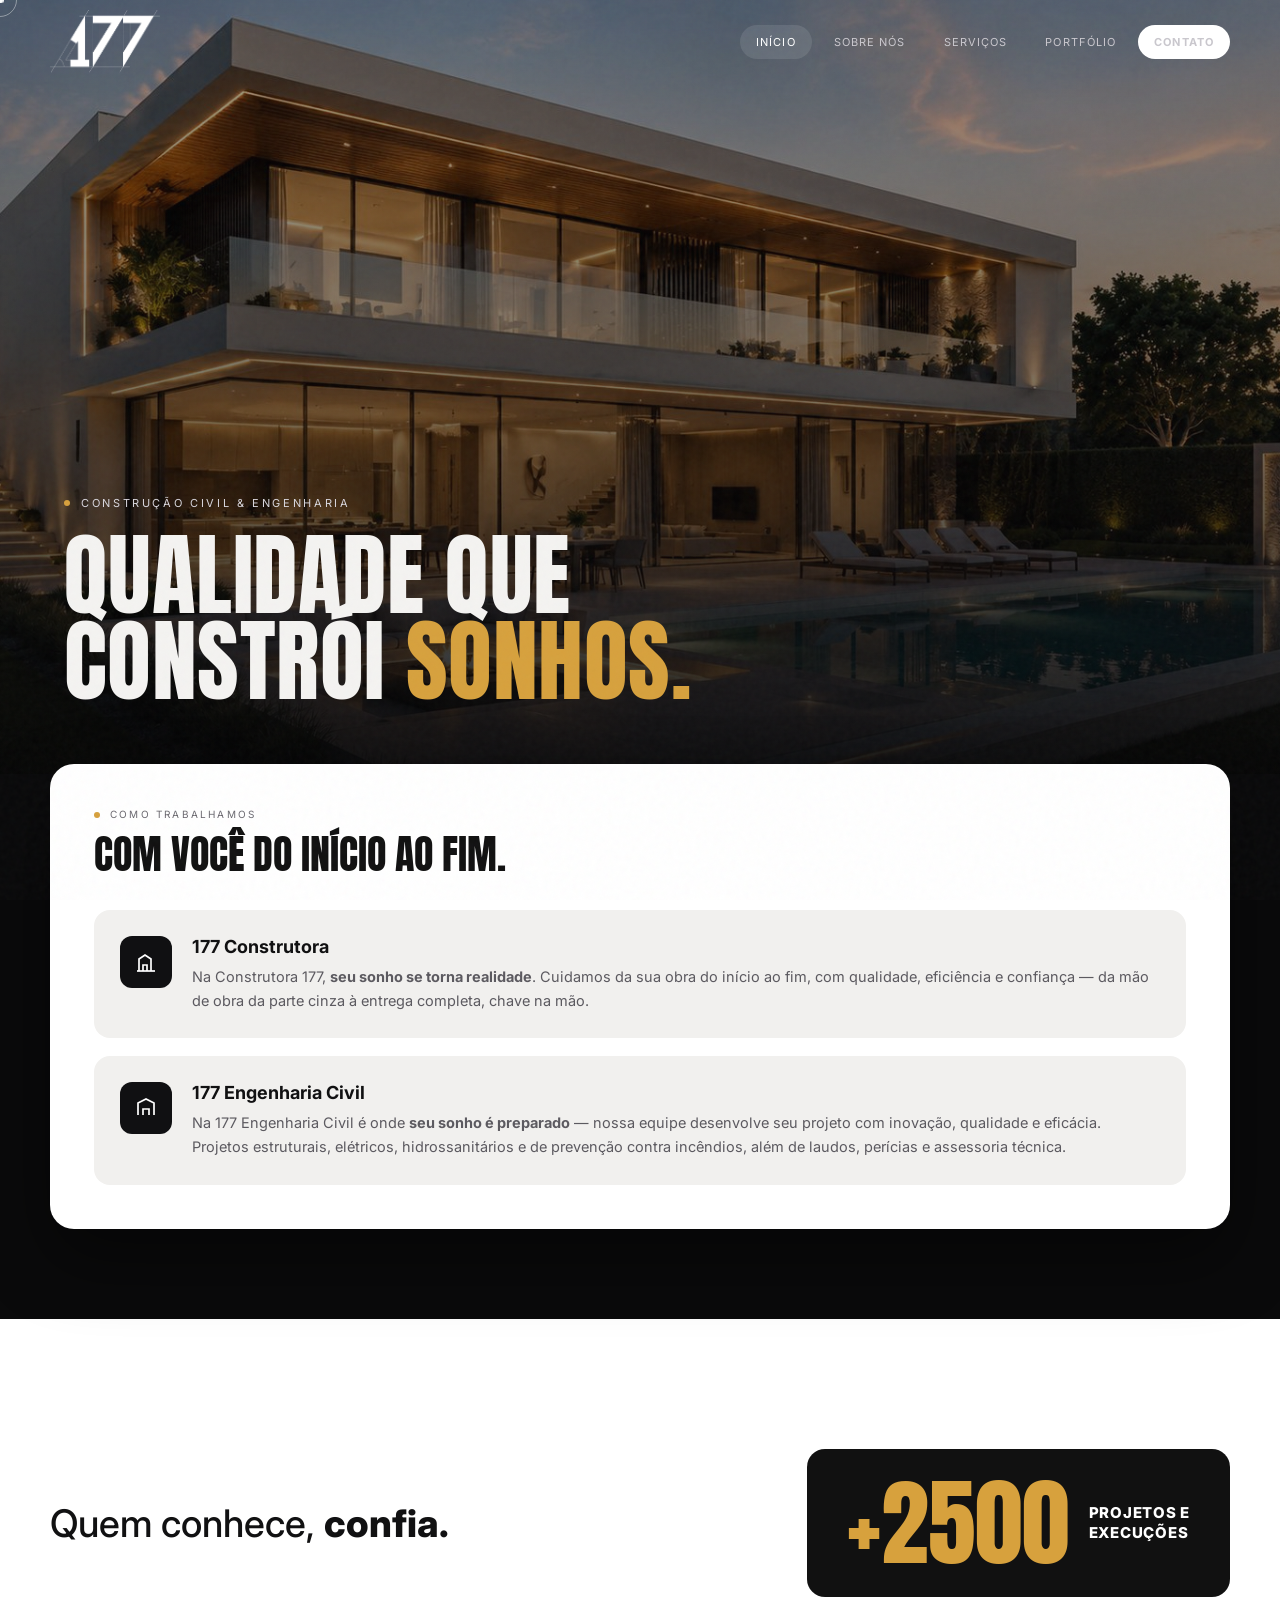
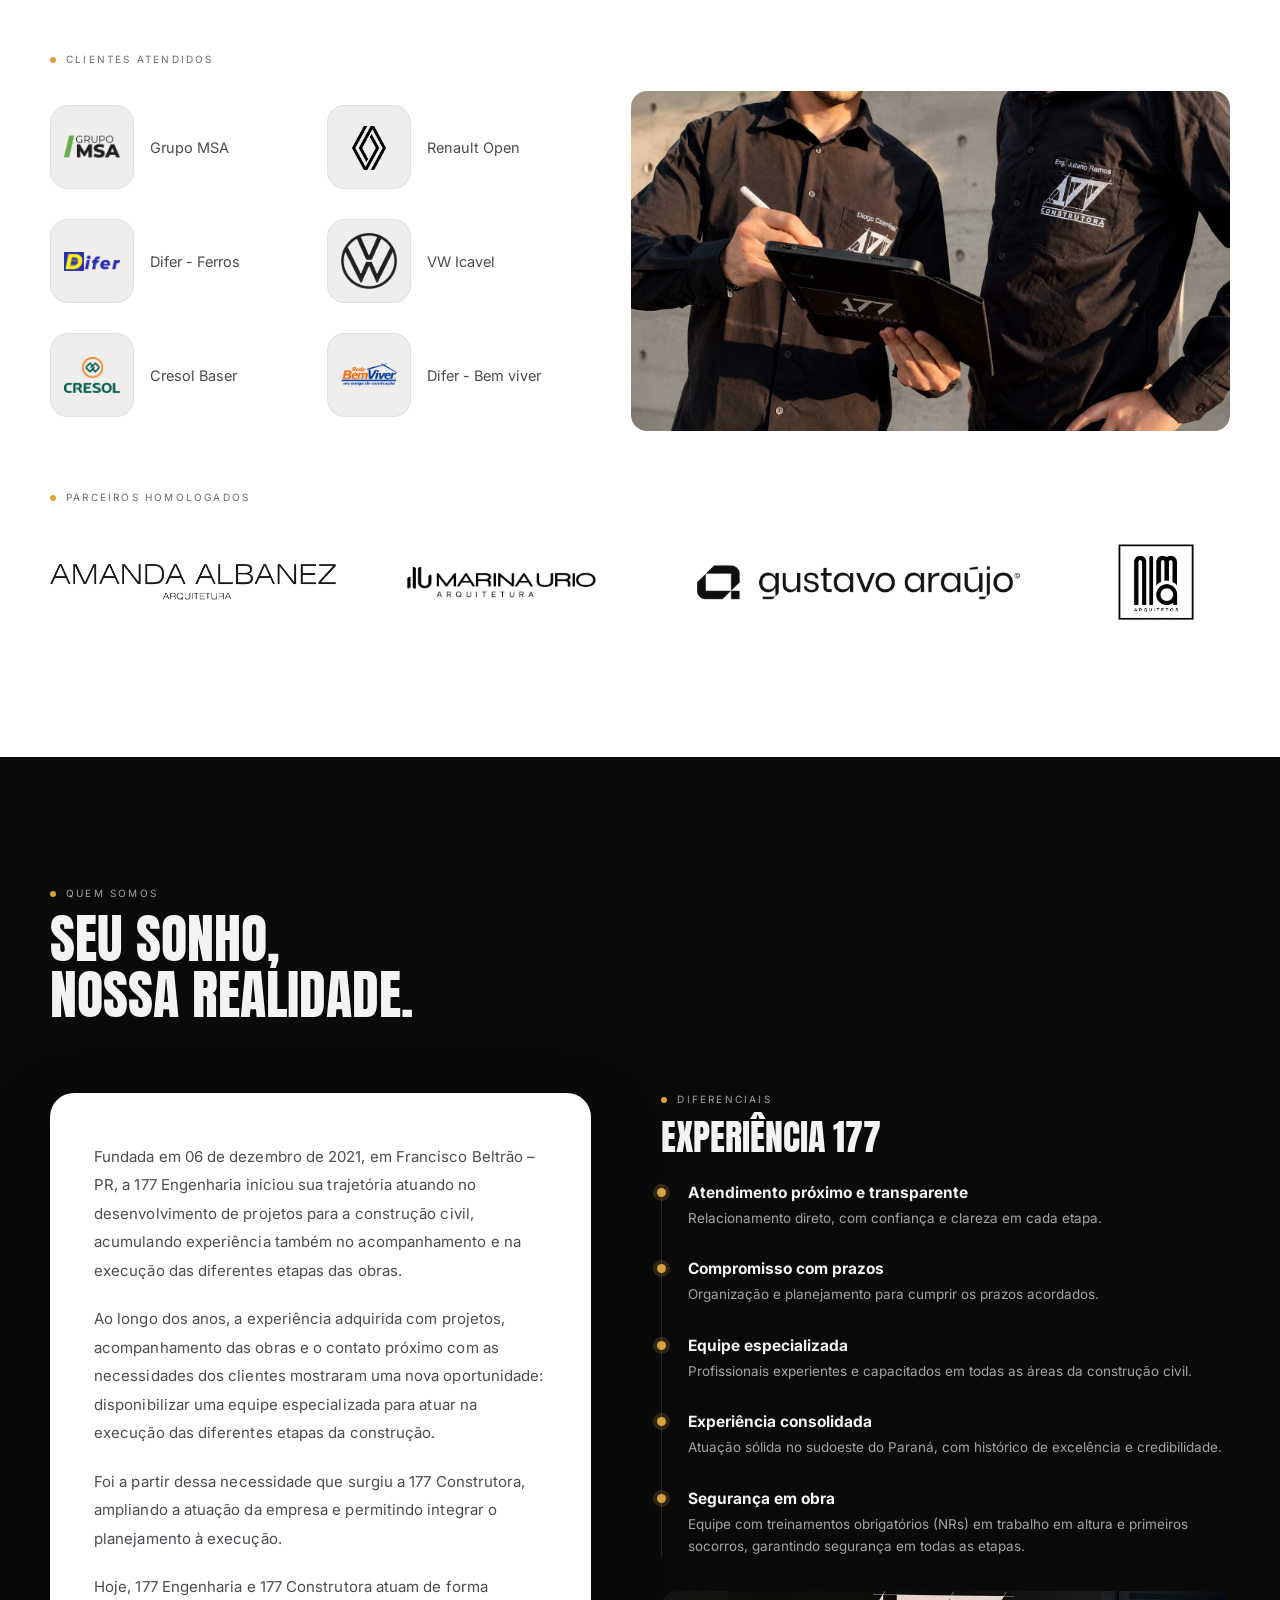
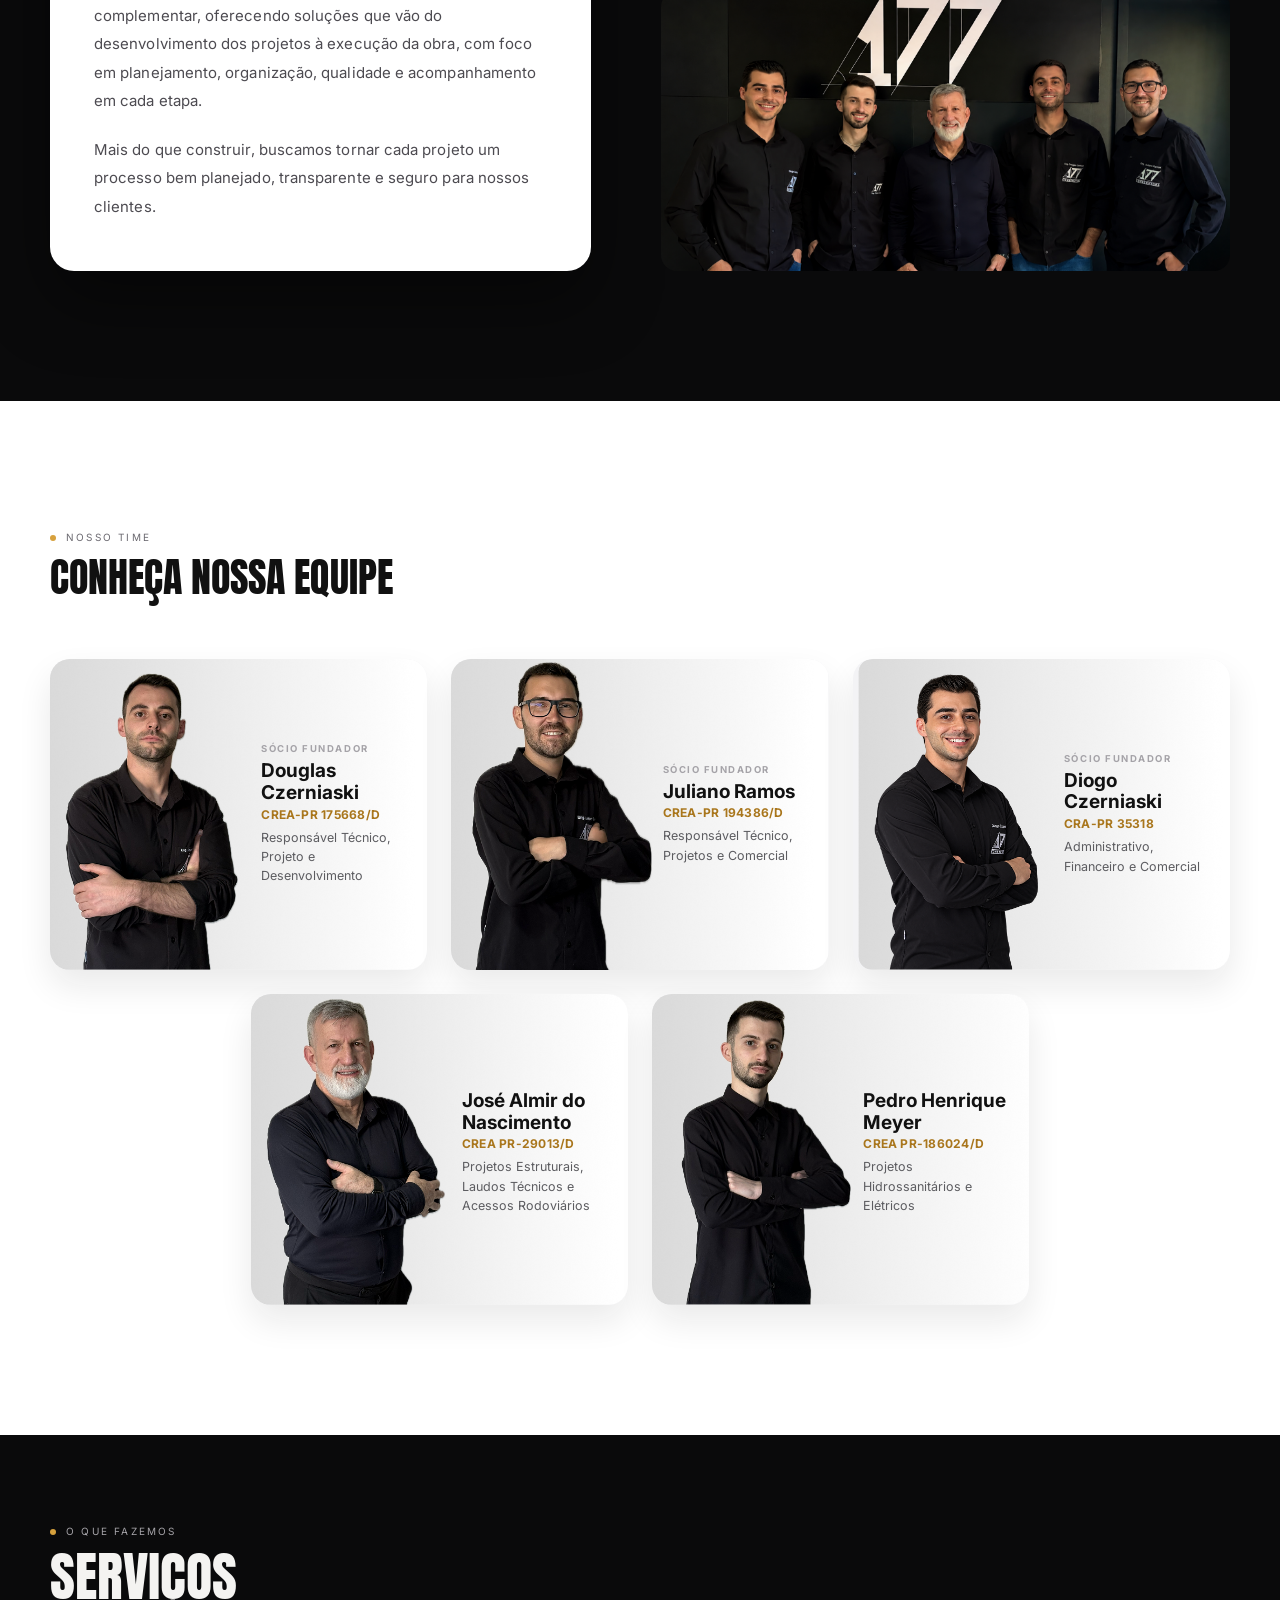
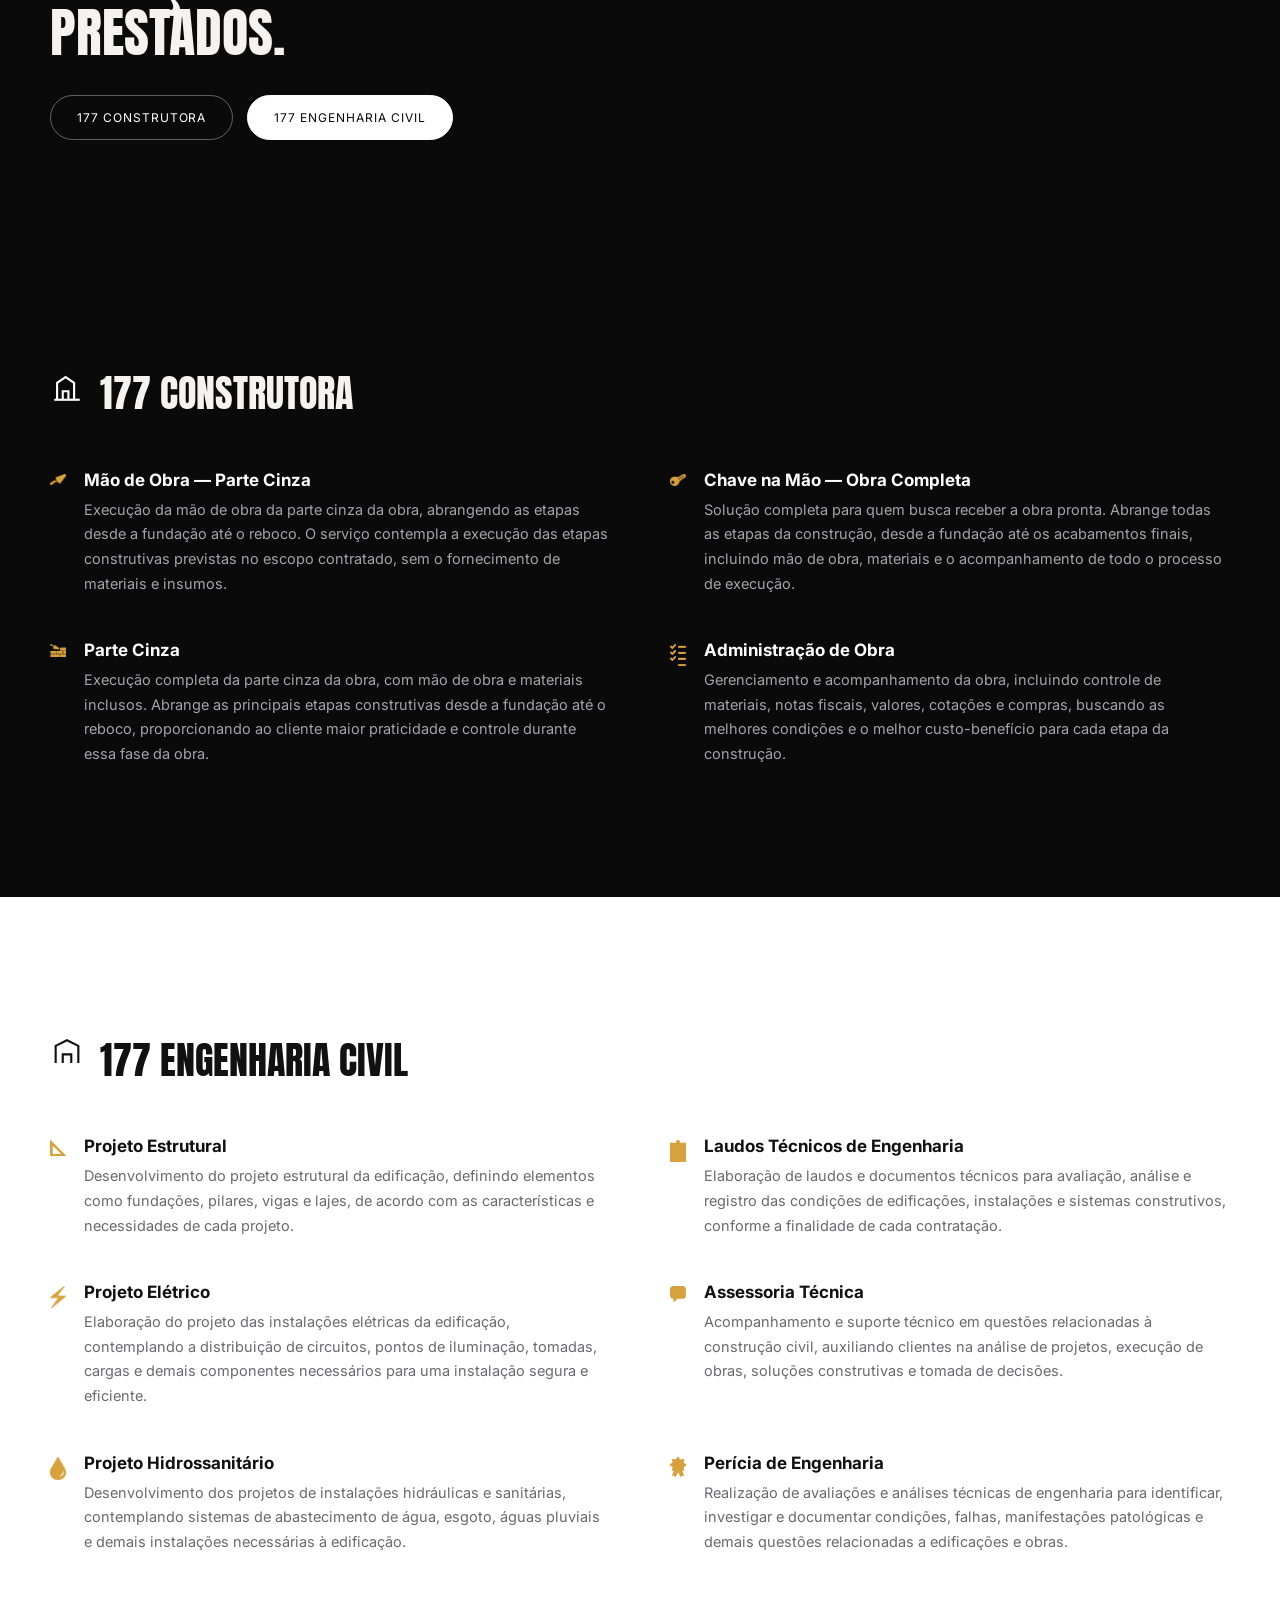
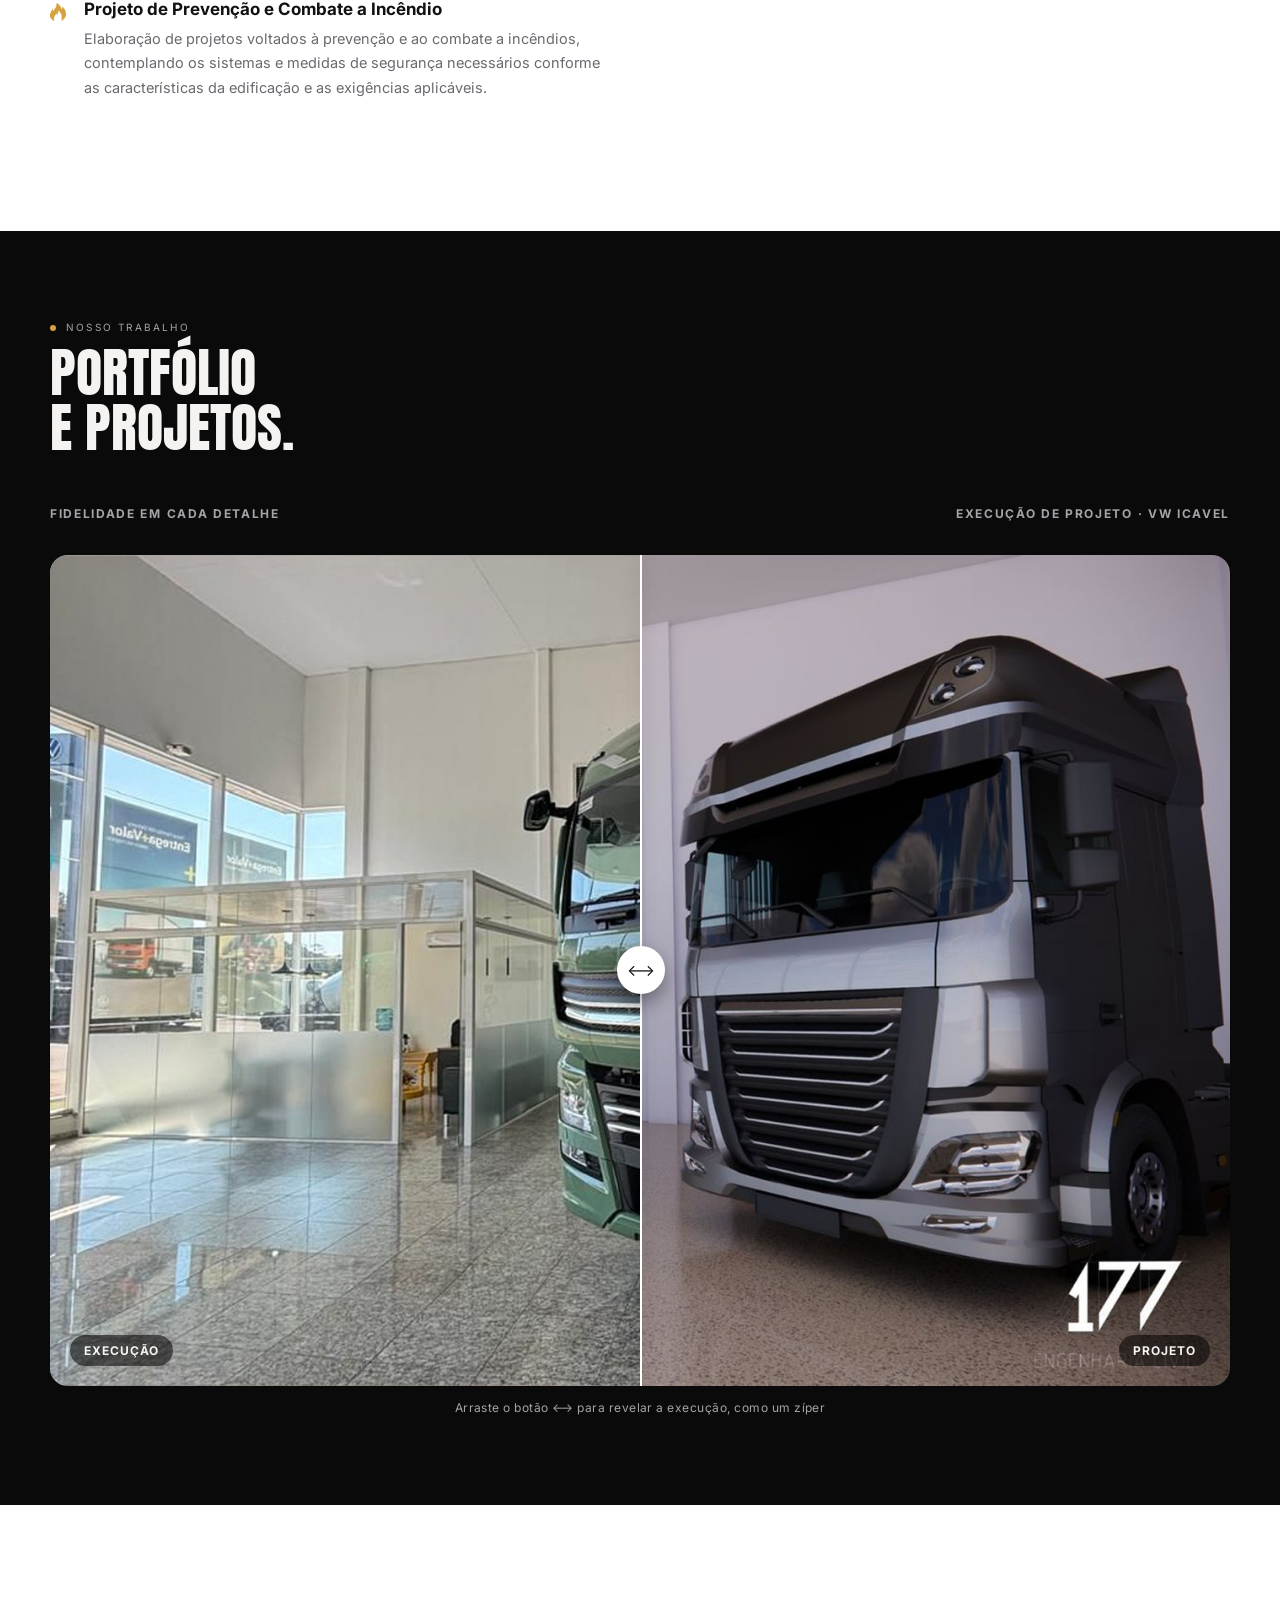
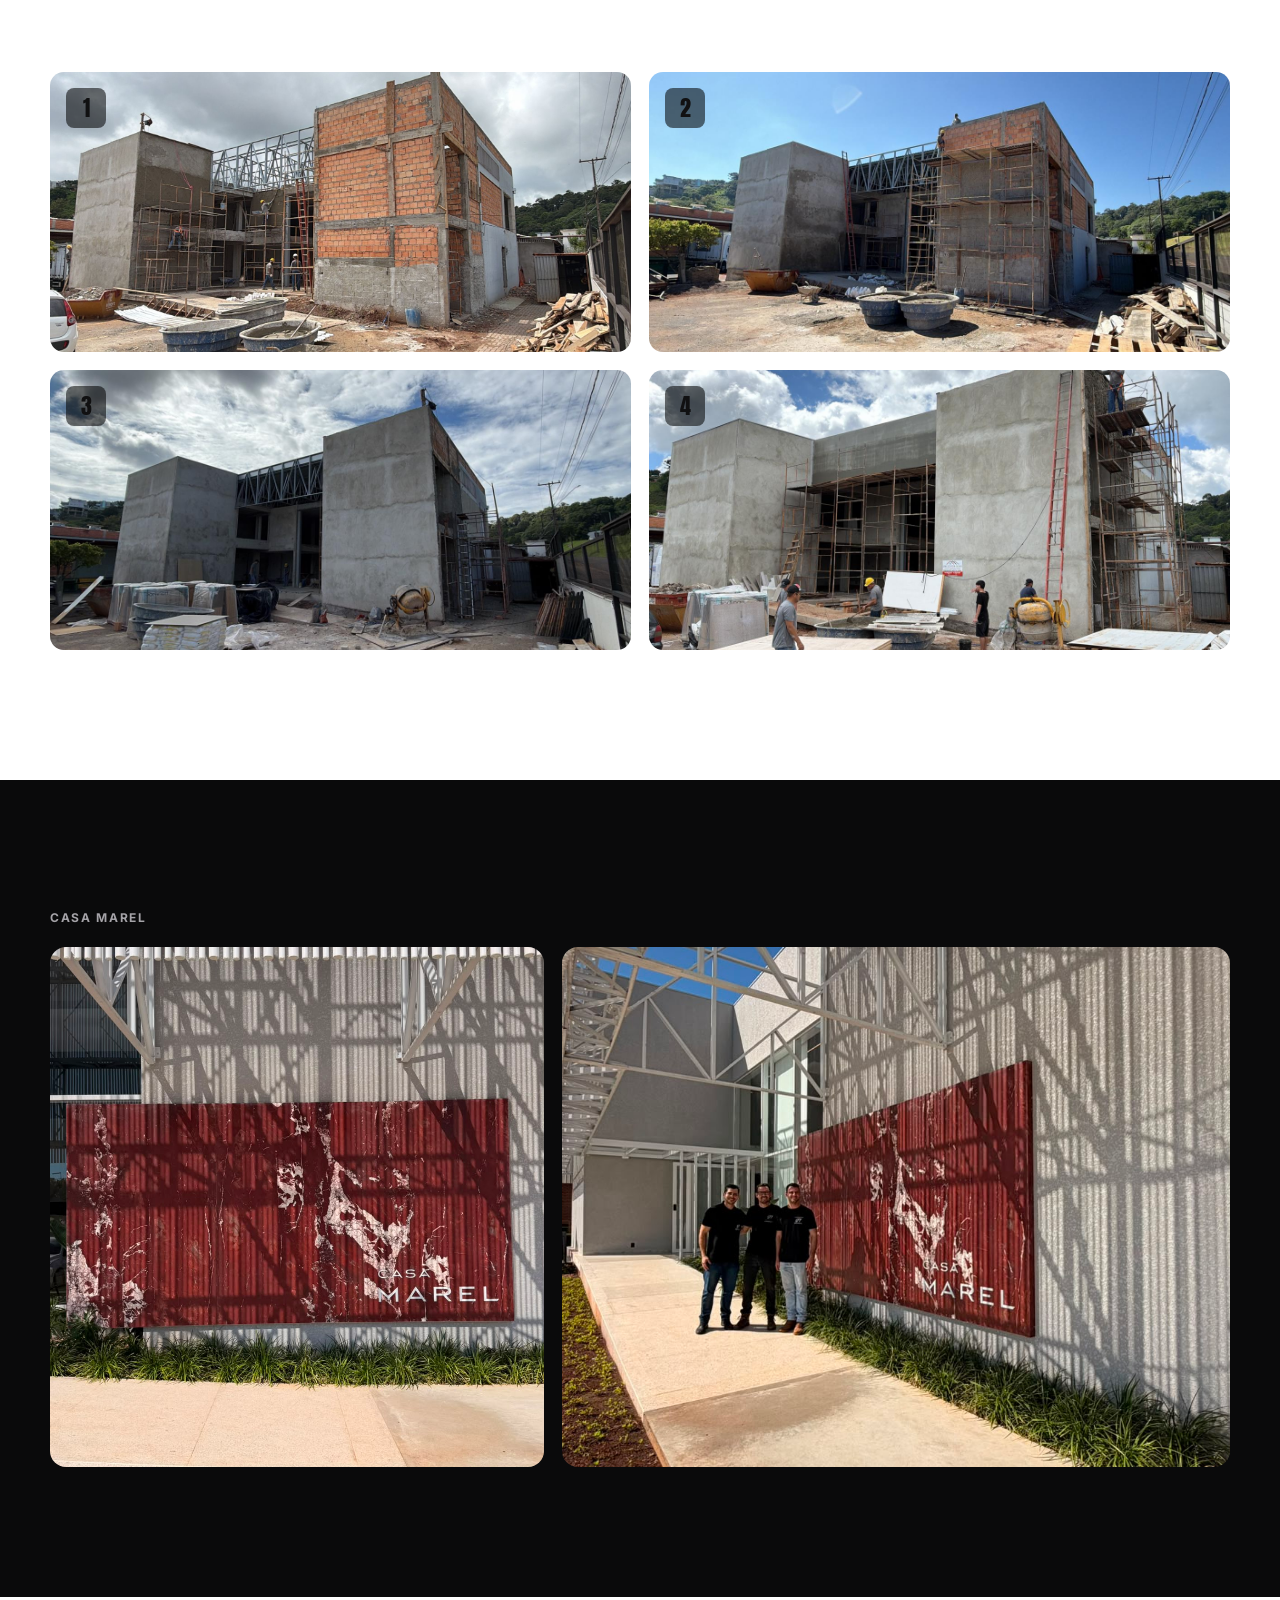
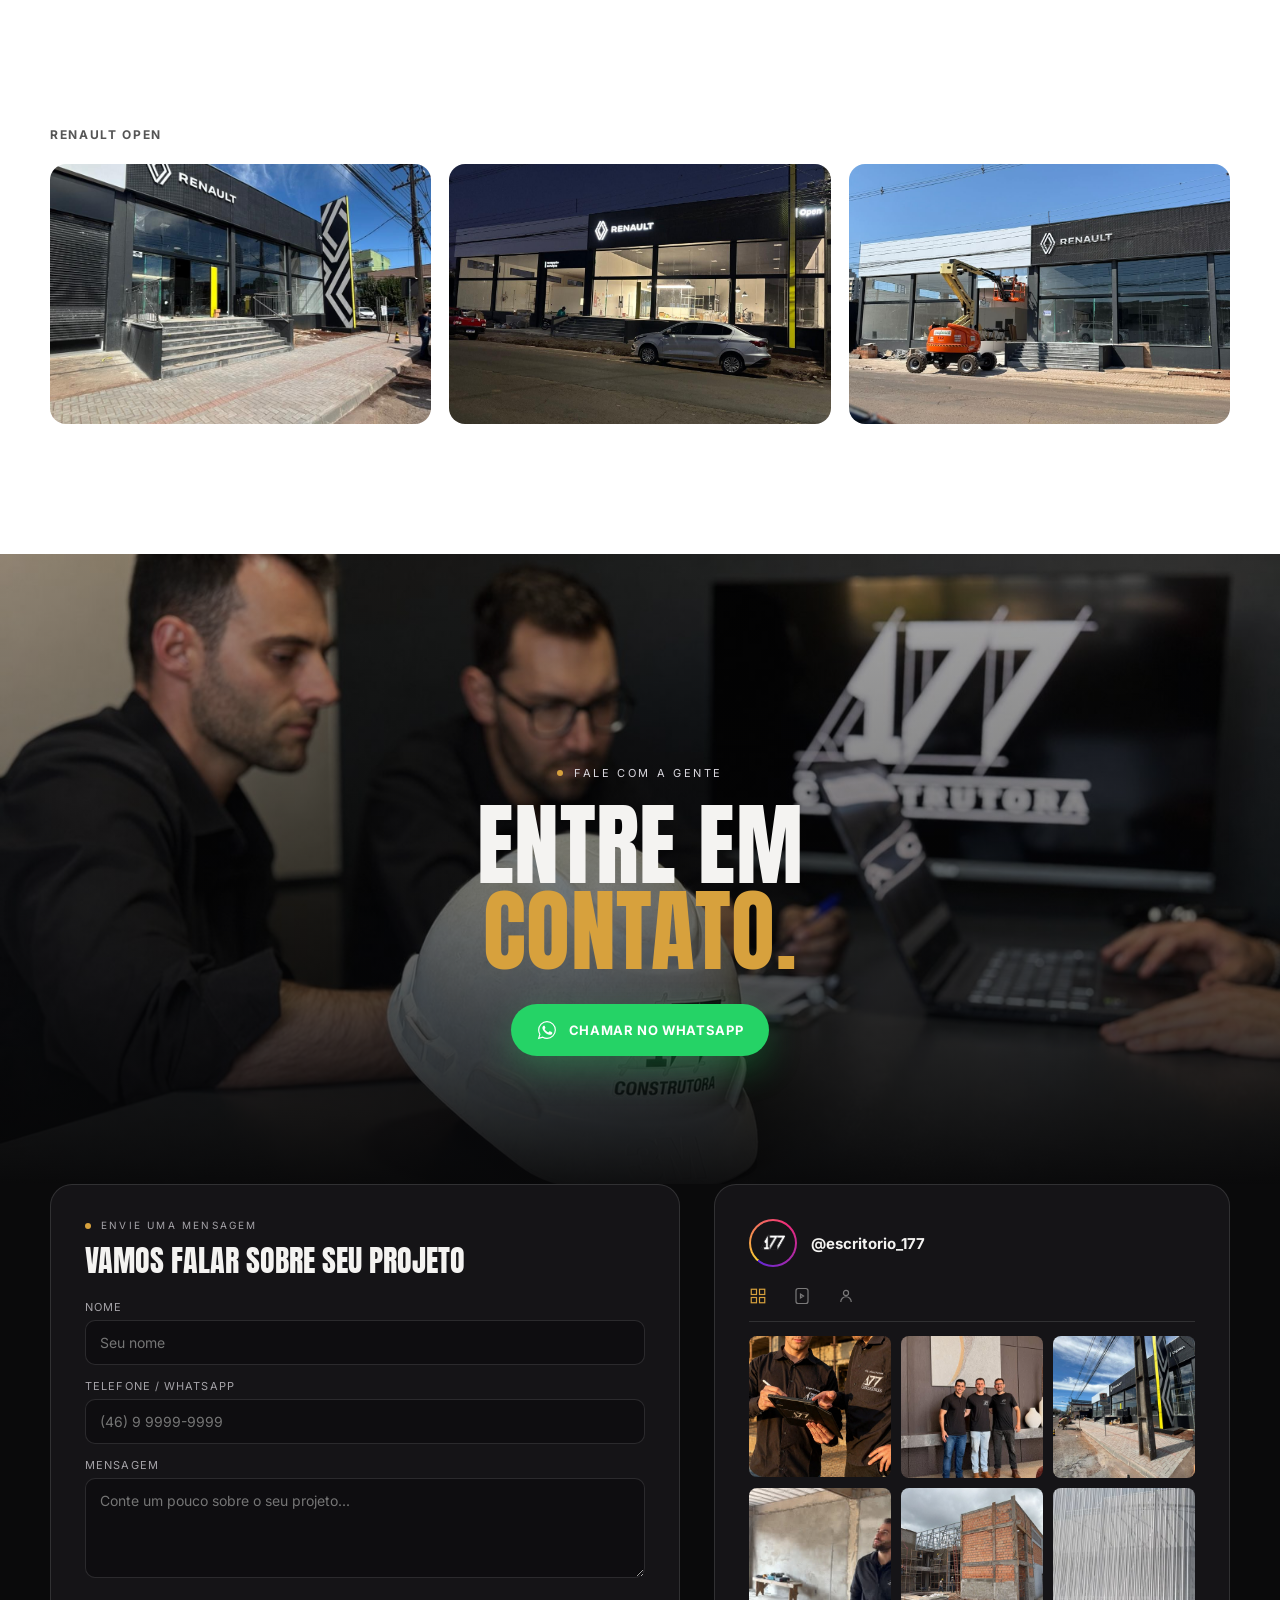
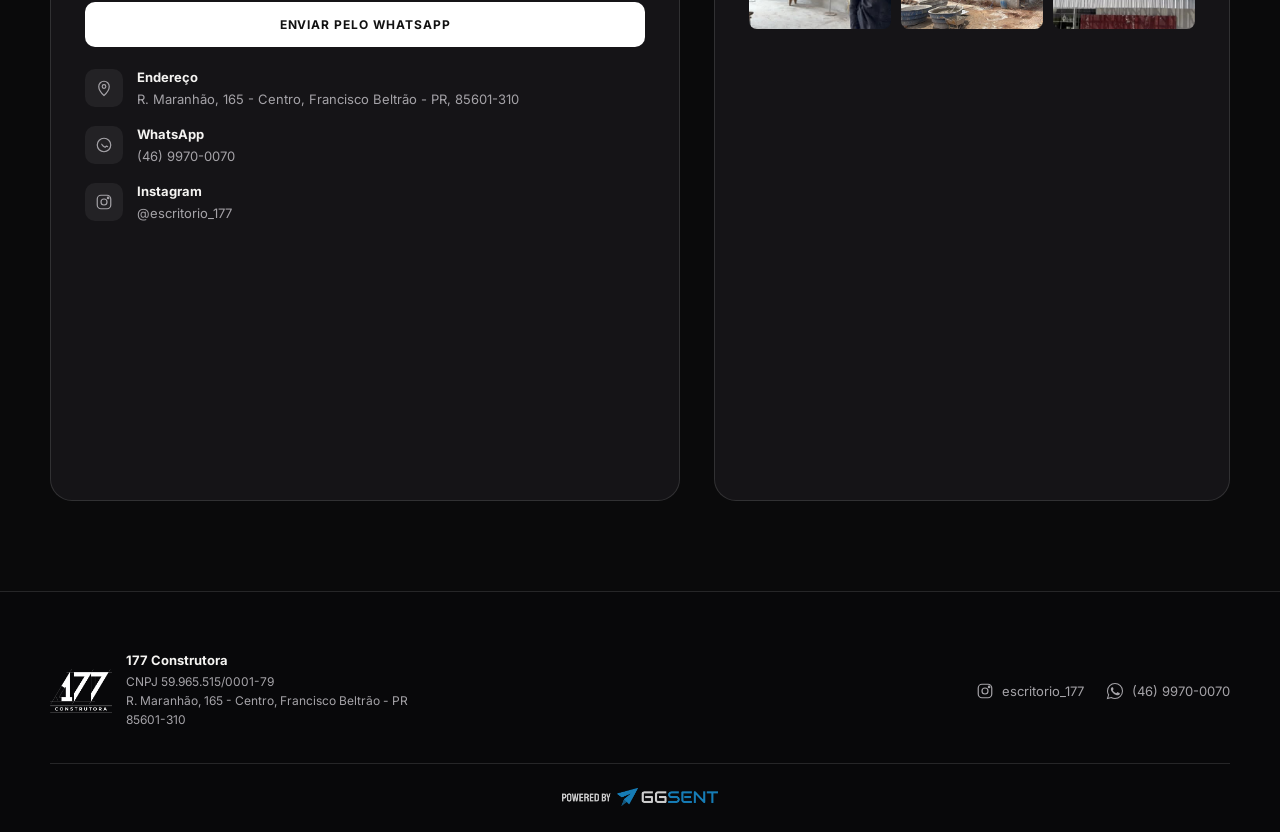
<file: contato.html>
<!DOCTYPE html>
<html lang="pt-BR"><head><meta charset="UTF-8"><meta http-equiv="refresh" content="0; url=index.html#contato">
<script>location.replace('index.html#contato');</script>
<title>177 Construtora</title></head>
<body>Redirecionando… <a href="index.html#contato">clique aqui</a> se não for redirecionado automaticamente.</body></html>
</file>
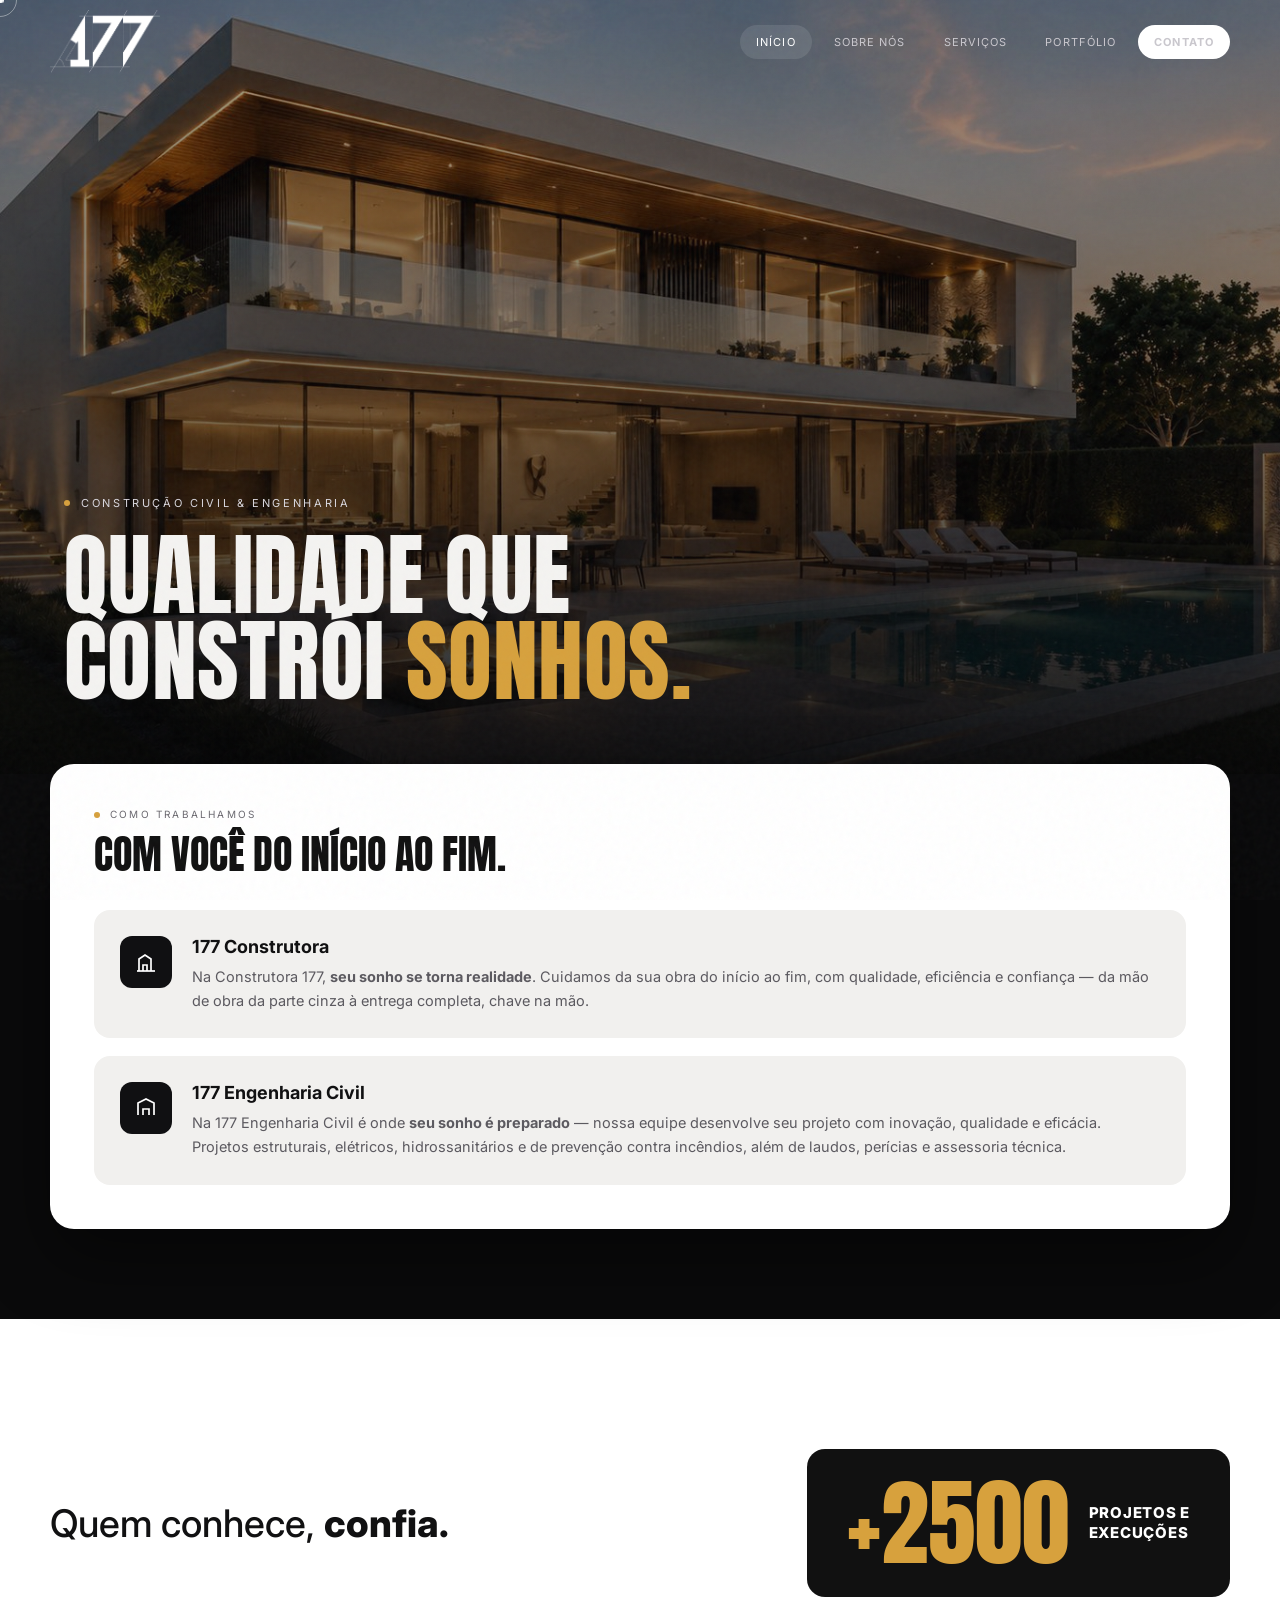
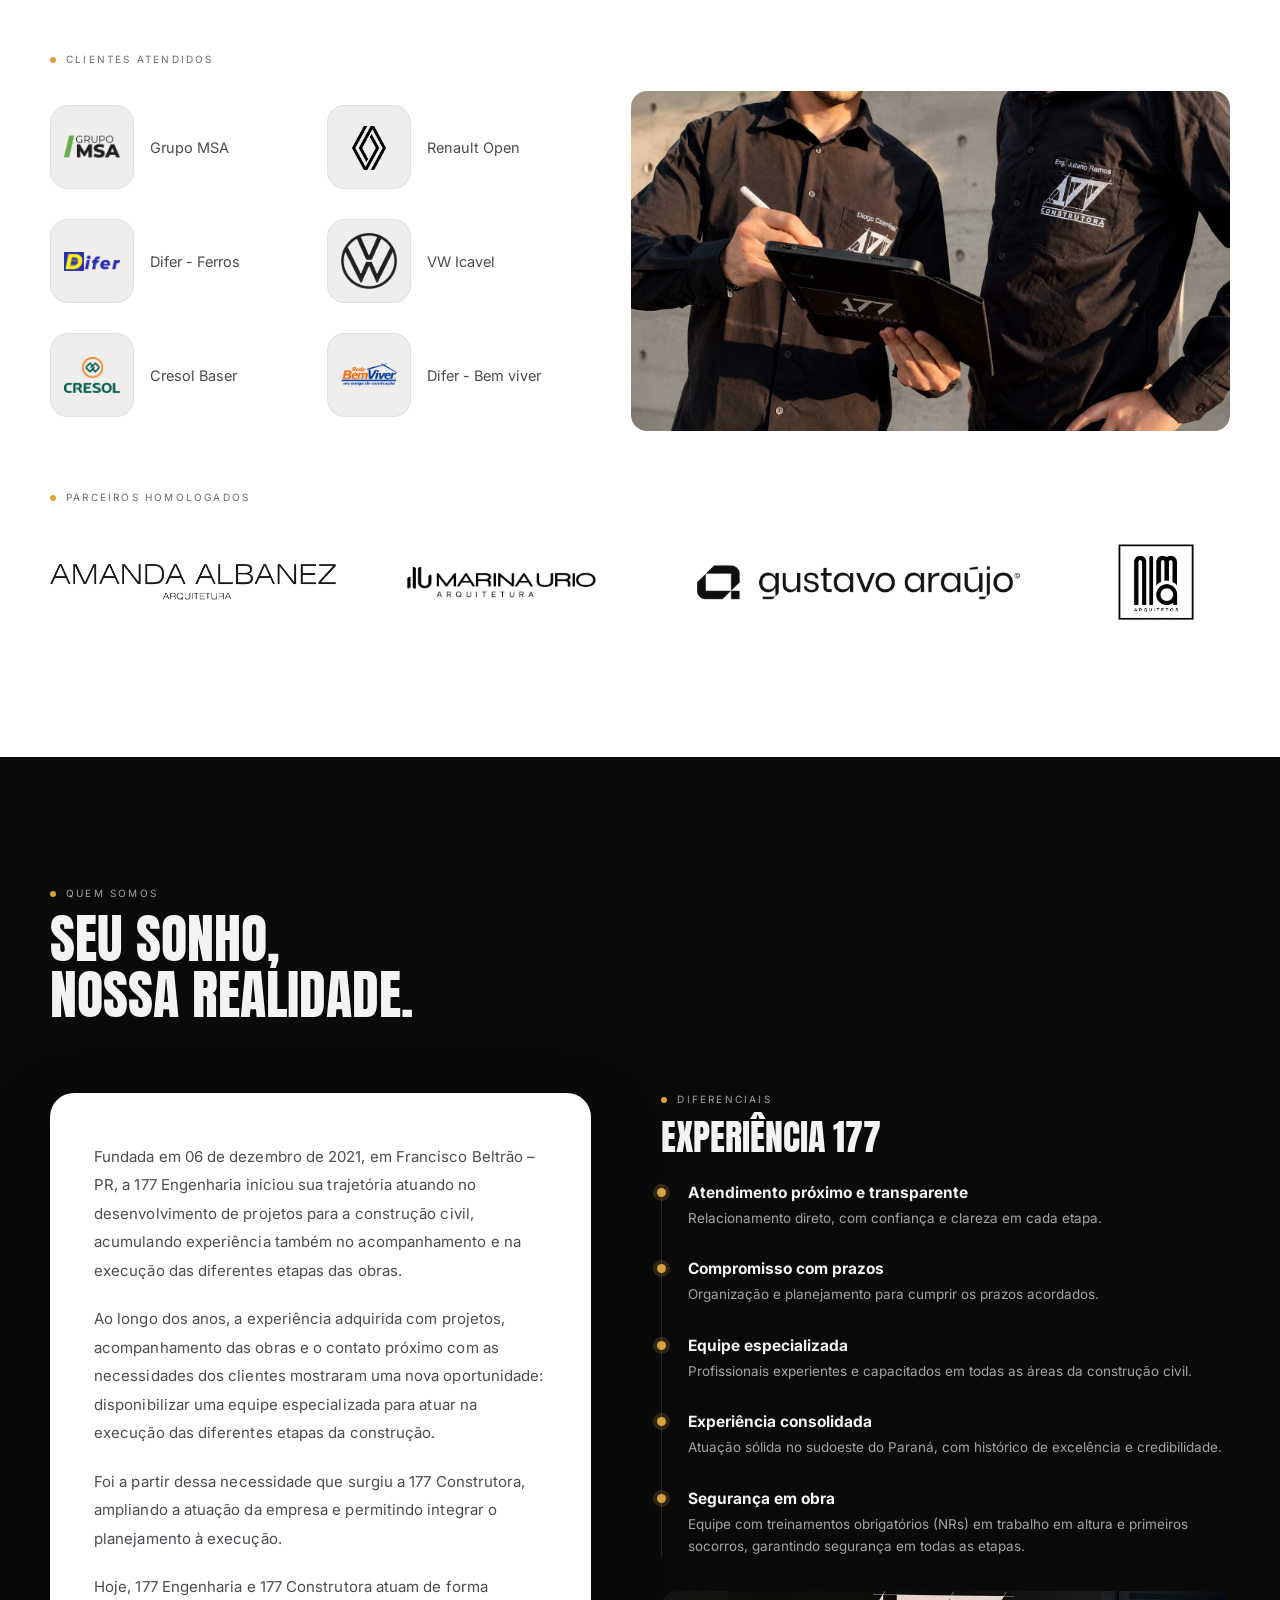
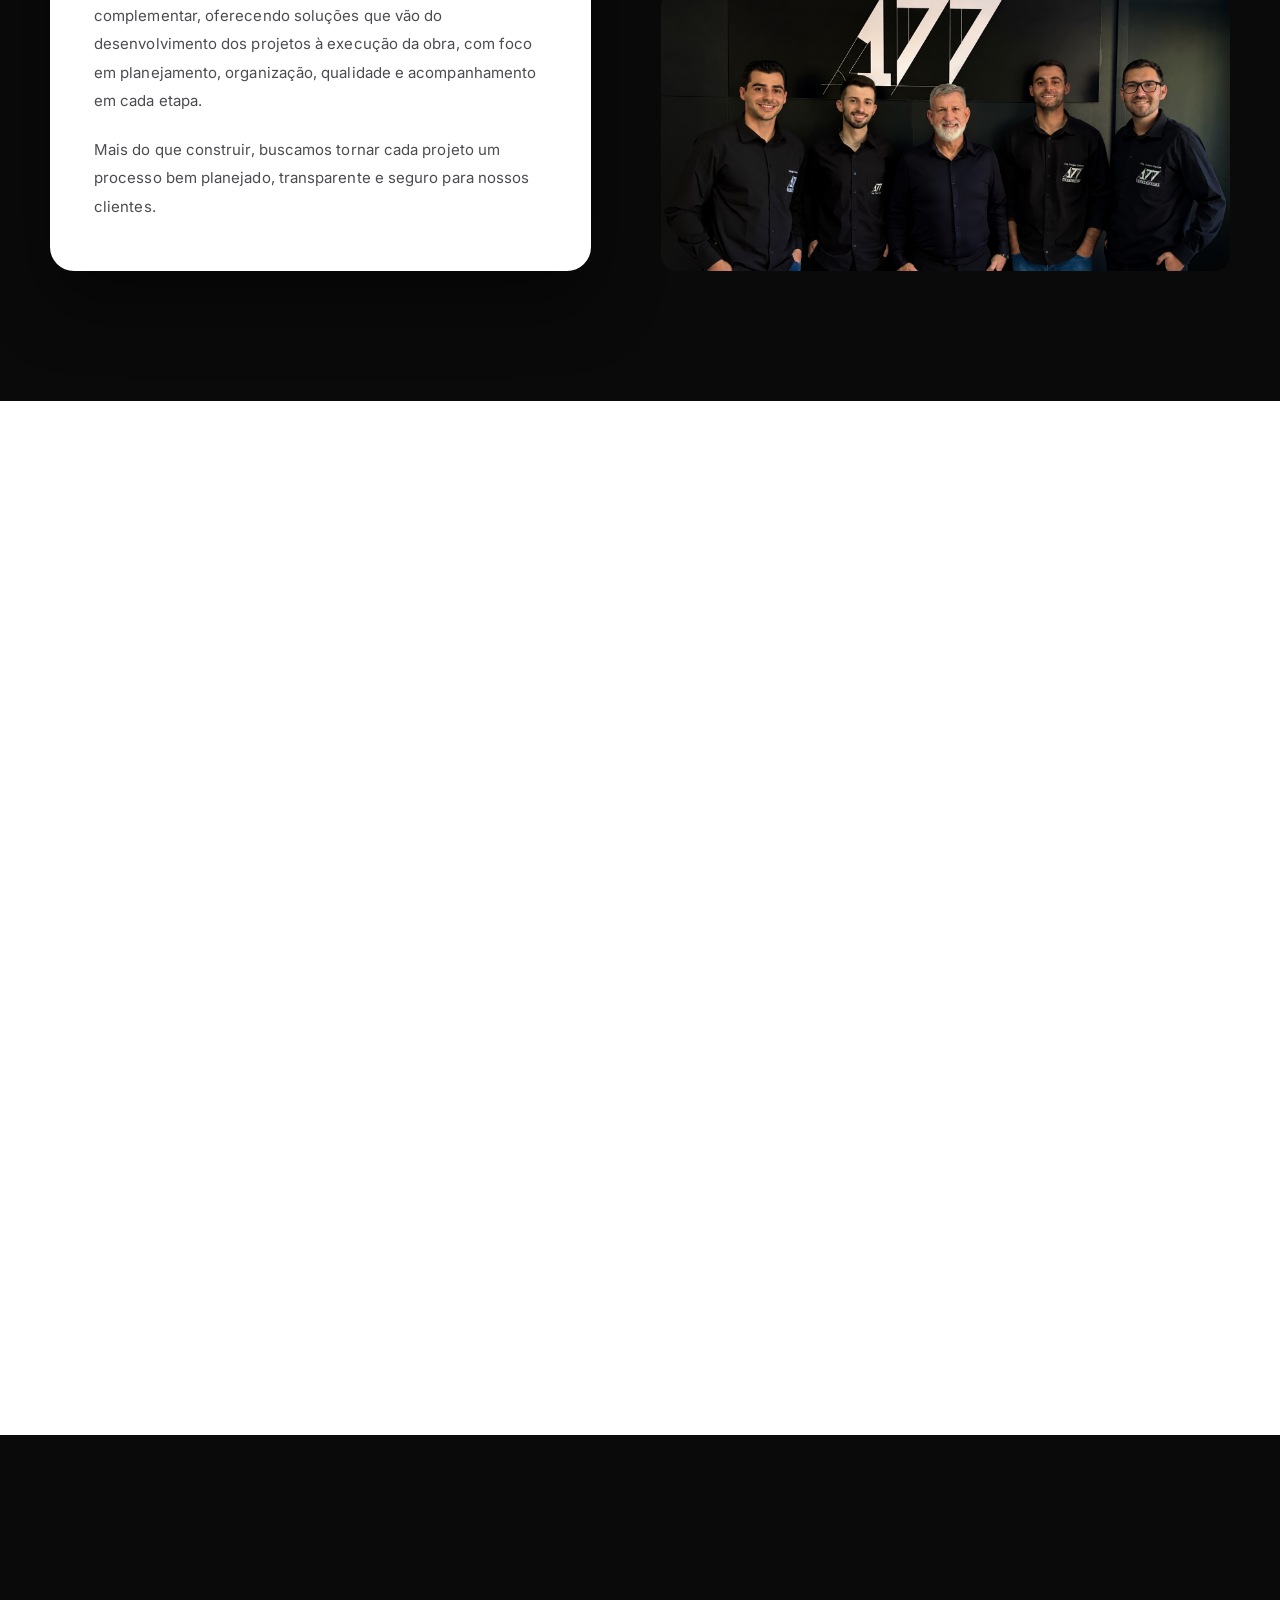
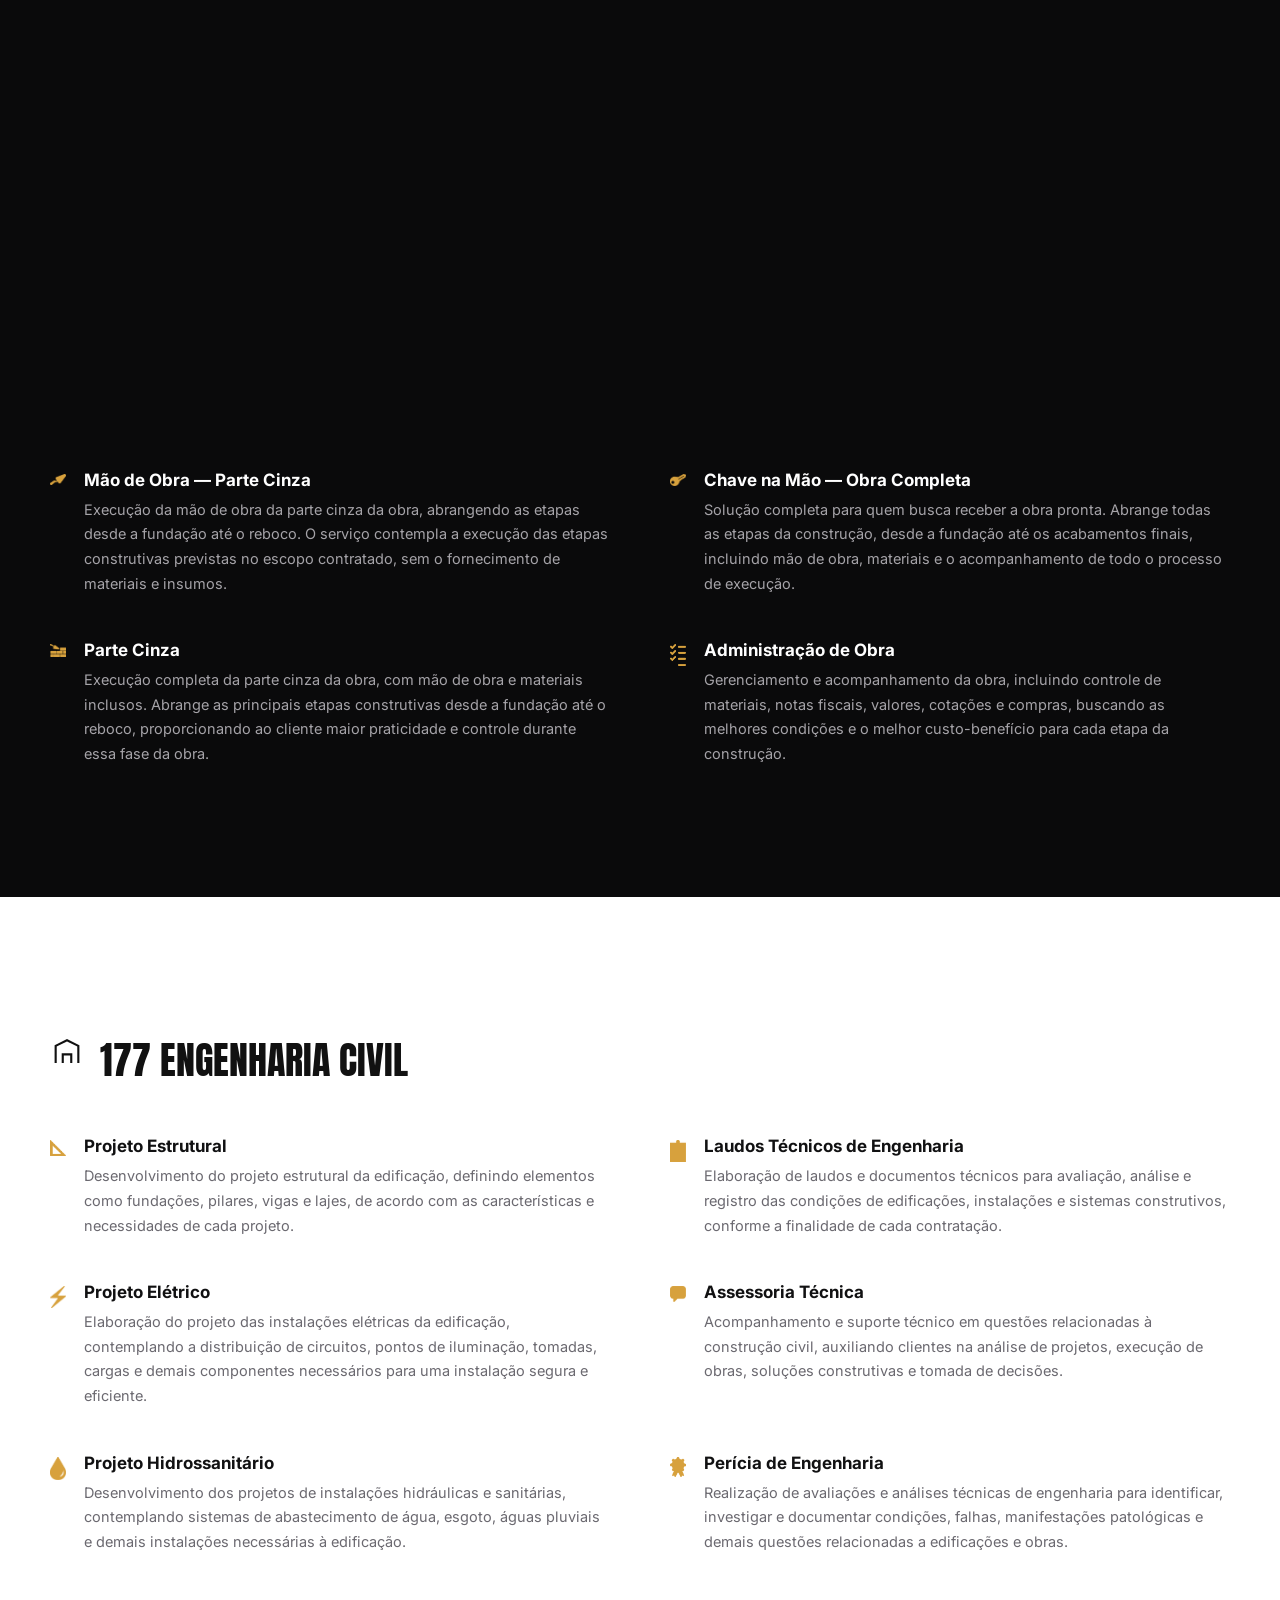
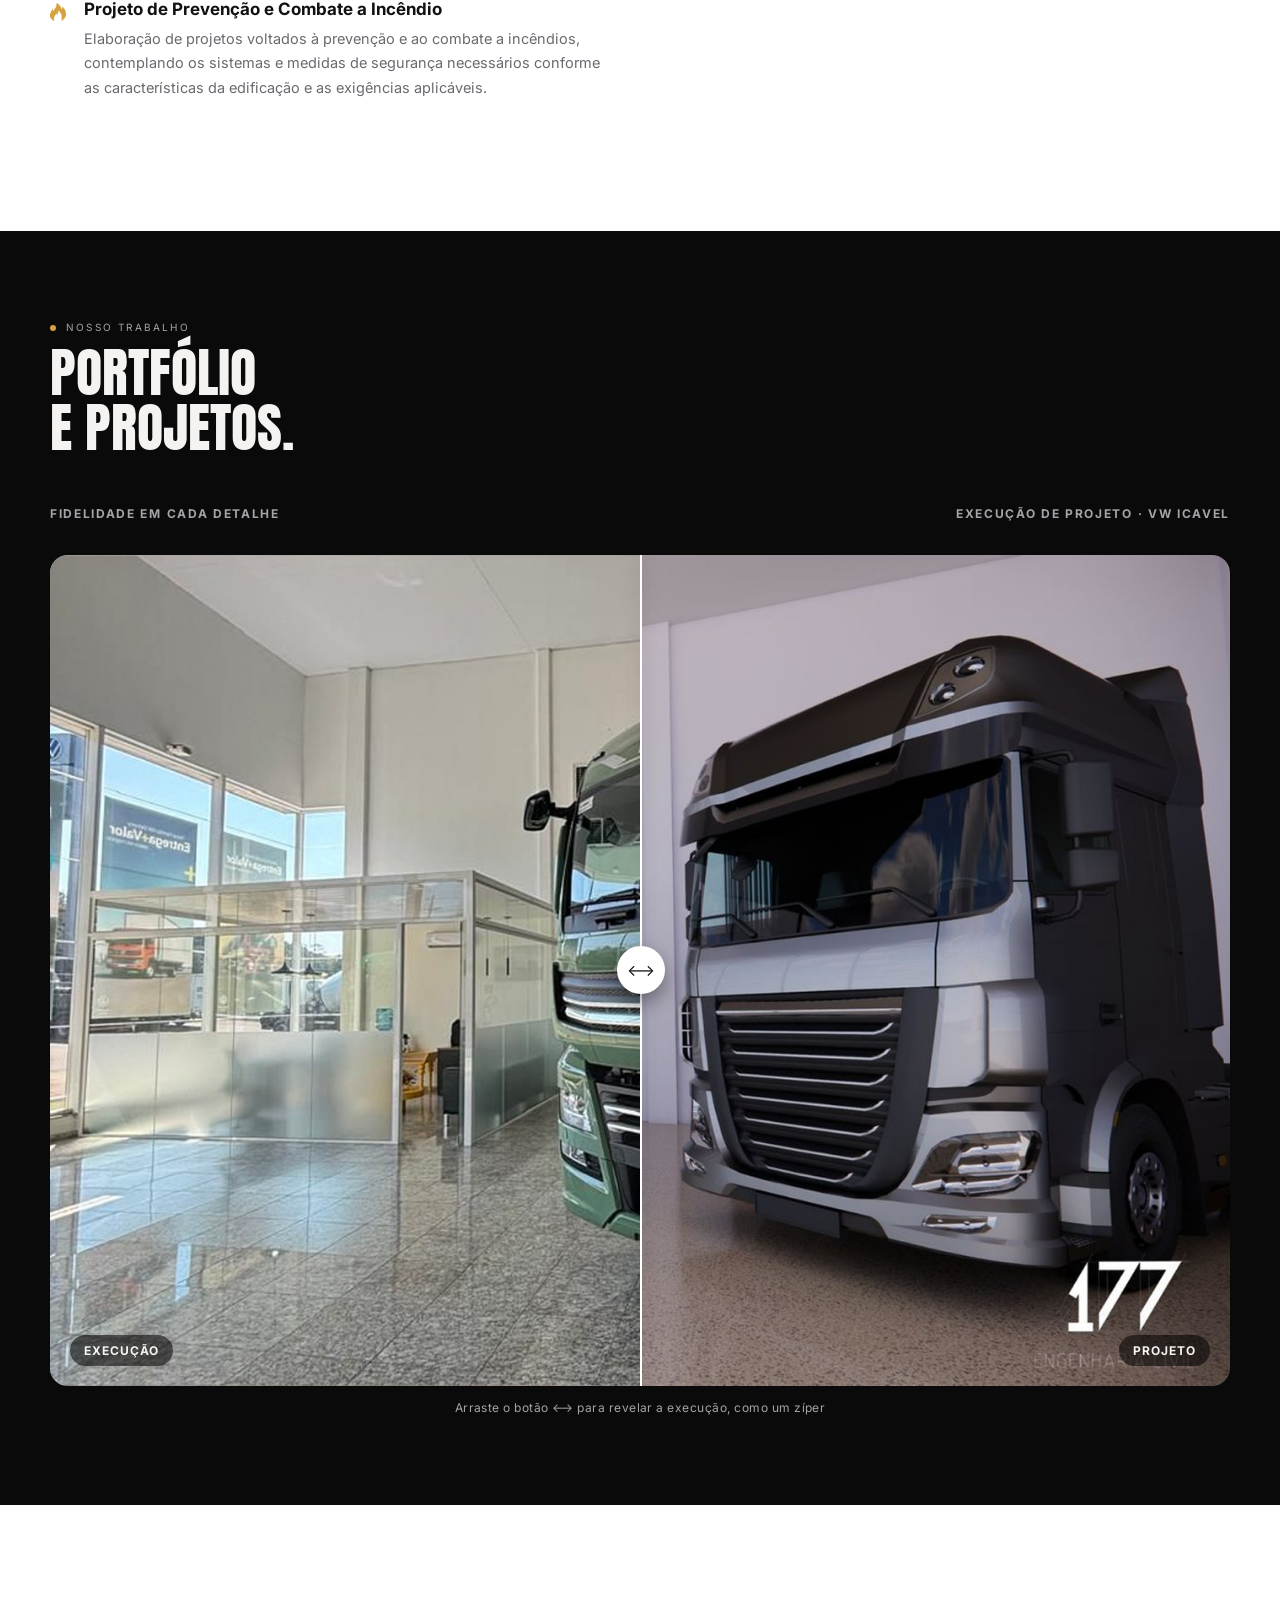
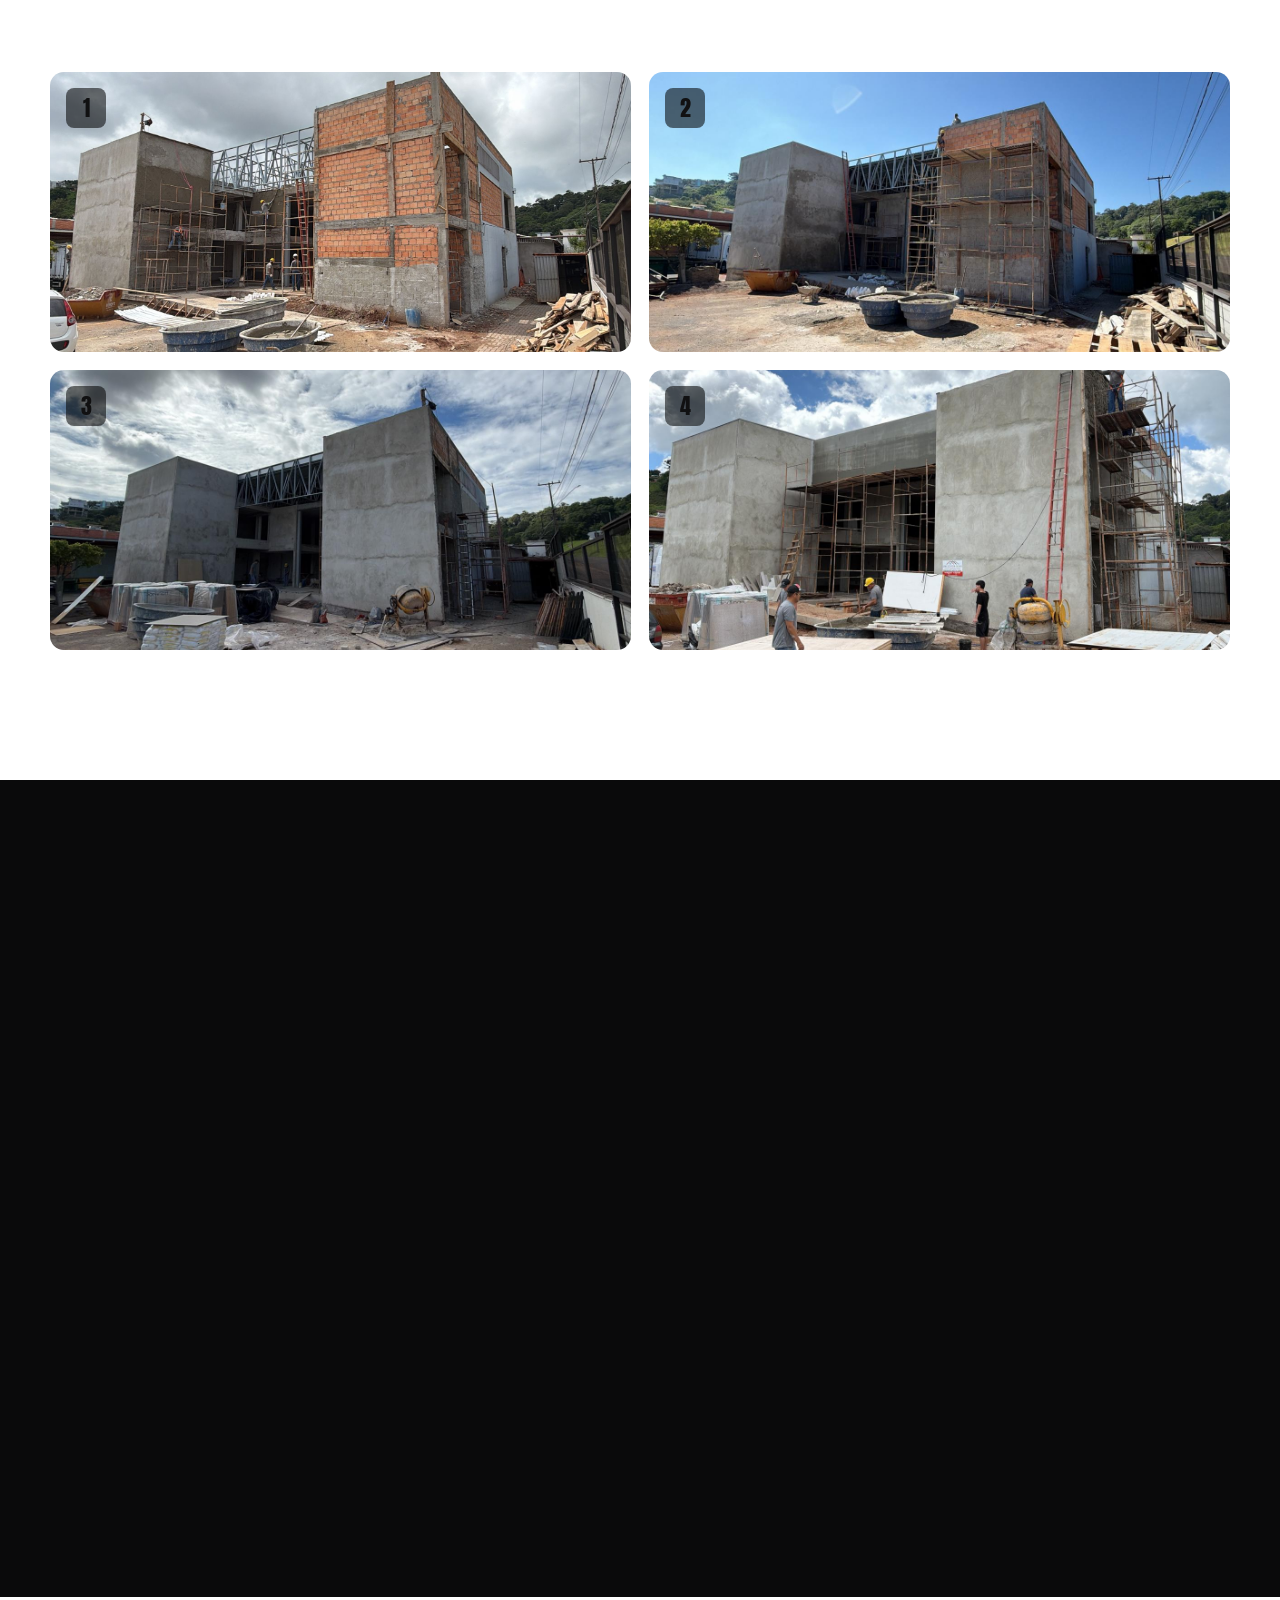
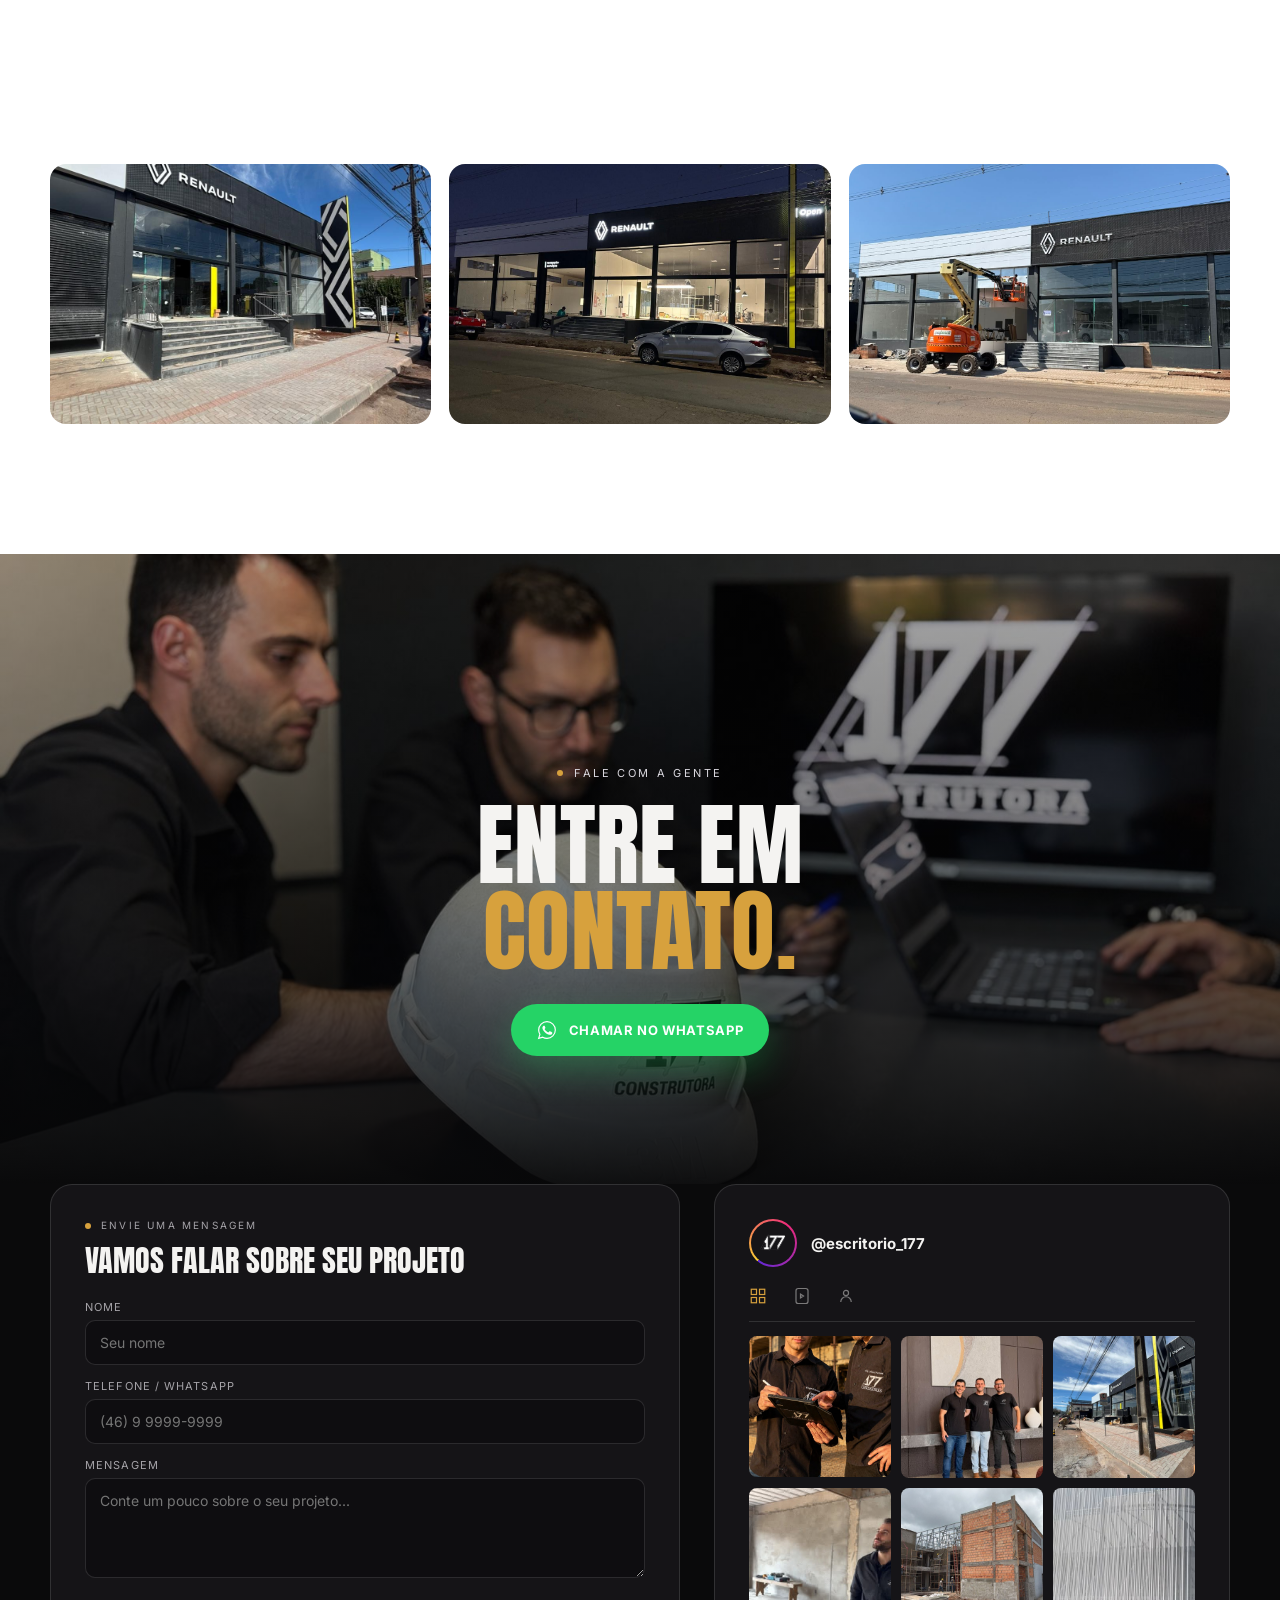
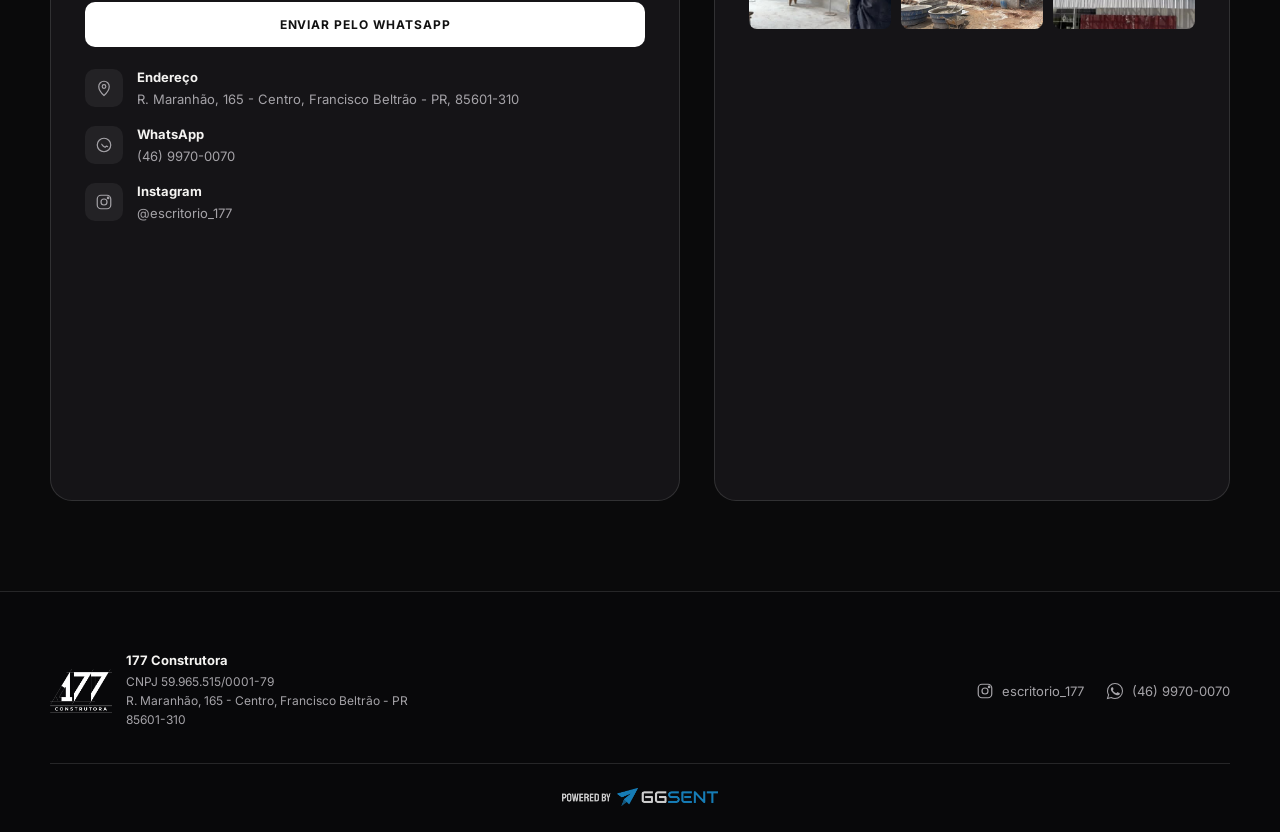
<file: portfolio.html>
<!DOCTYPE html>
<html lang="pt-BR"><head><meta charset="UTF-8"><meta http-equiv="refresh" content="0; url=index.html#portfolio">
<script>location.replace('index.html#portfolio');</script>
<title>177 Construtora</title></head>
<body>Redirecionando… <a href="index.html#portfolio">clique aqui</a> se não for redirecionado automaticamente.</body></html>
</file>
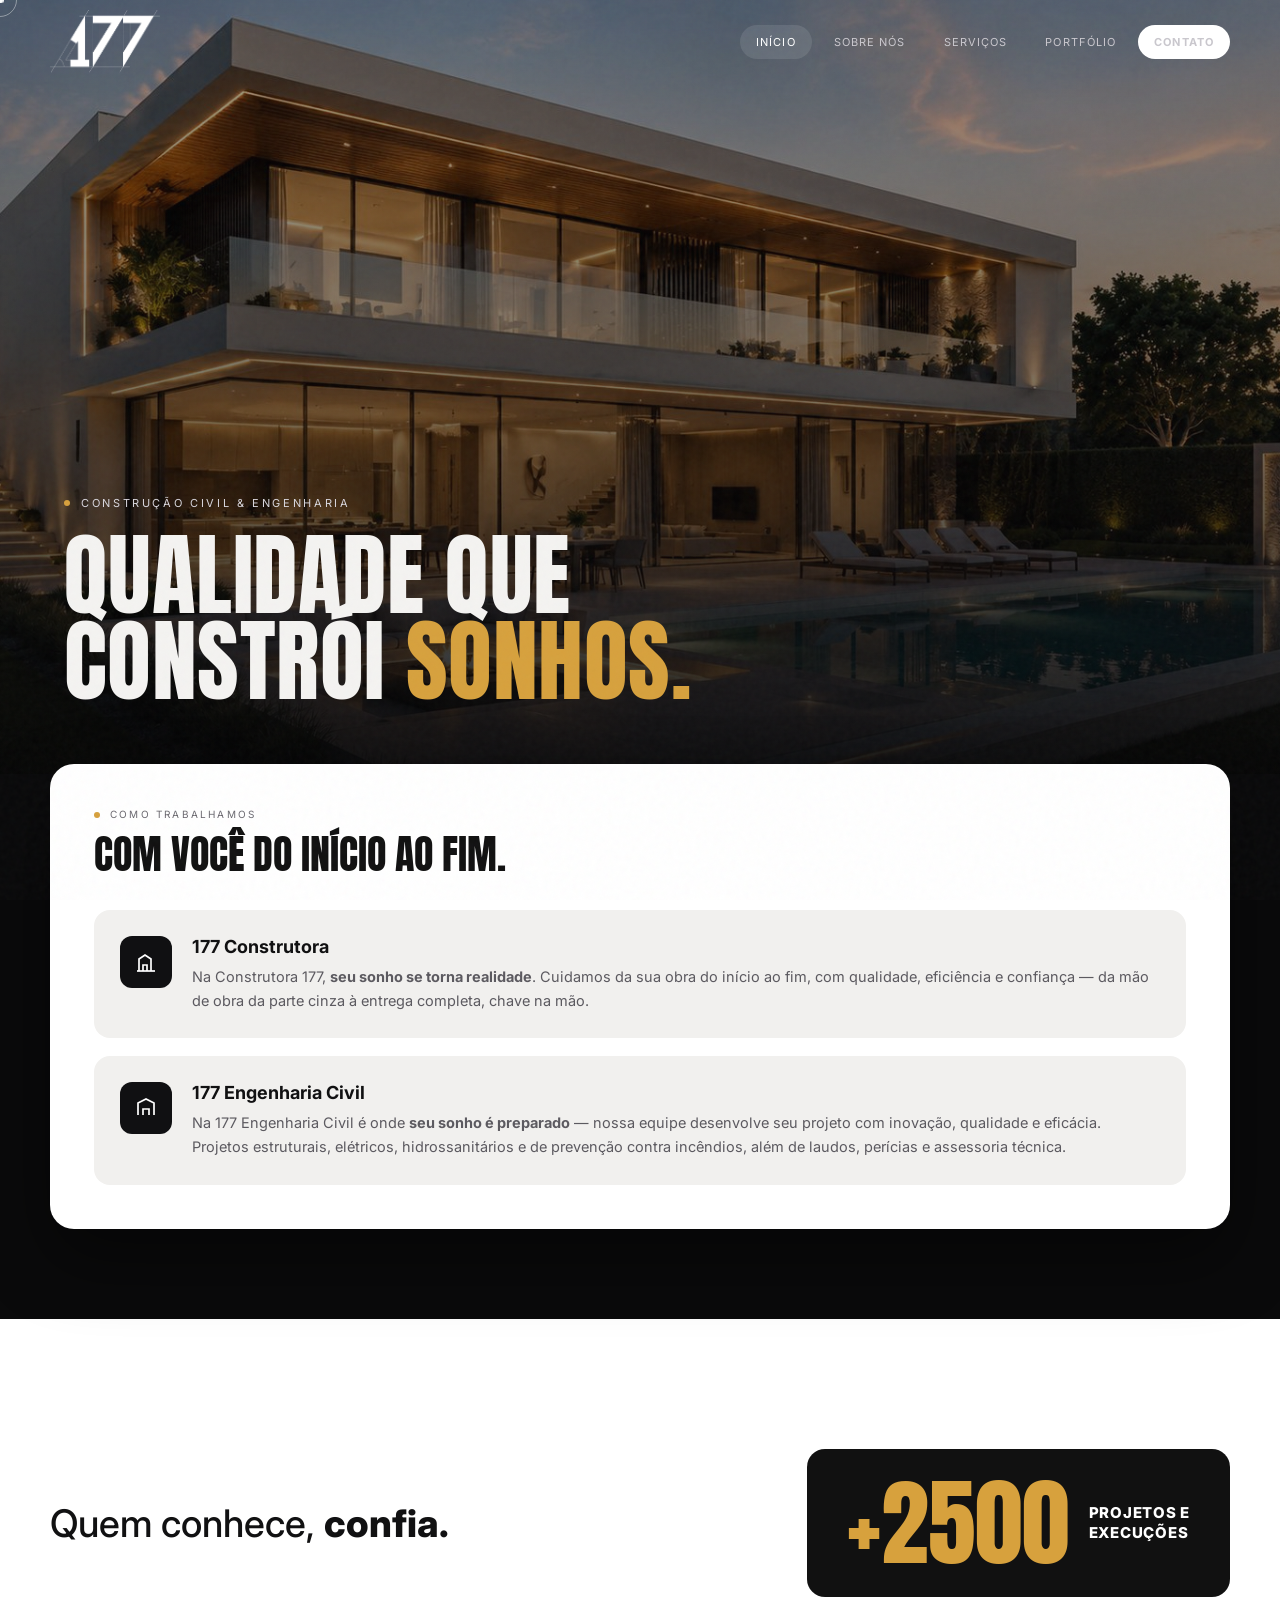
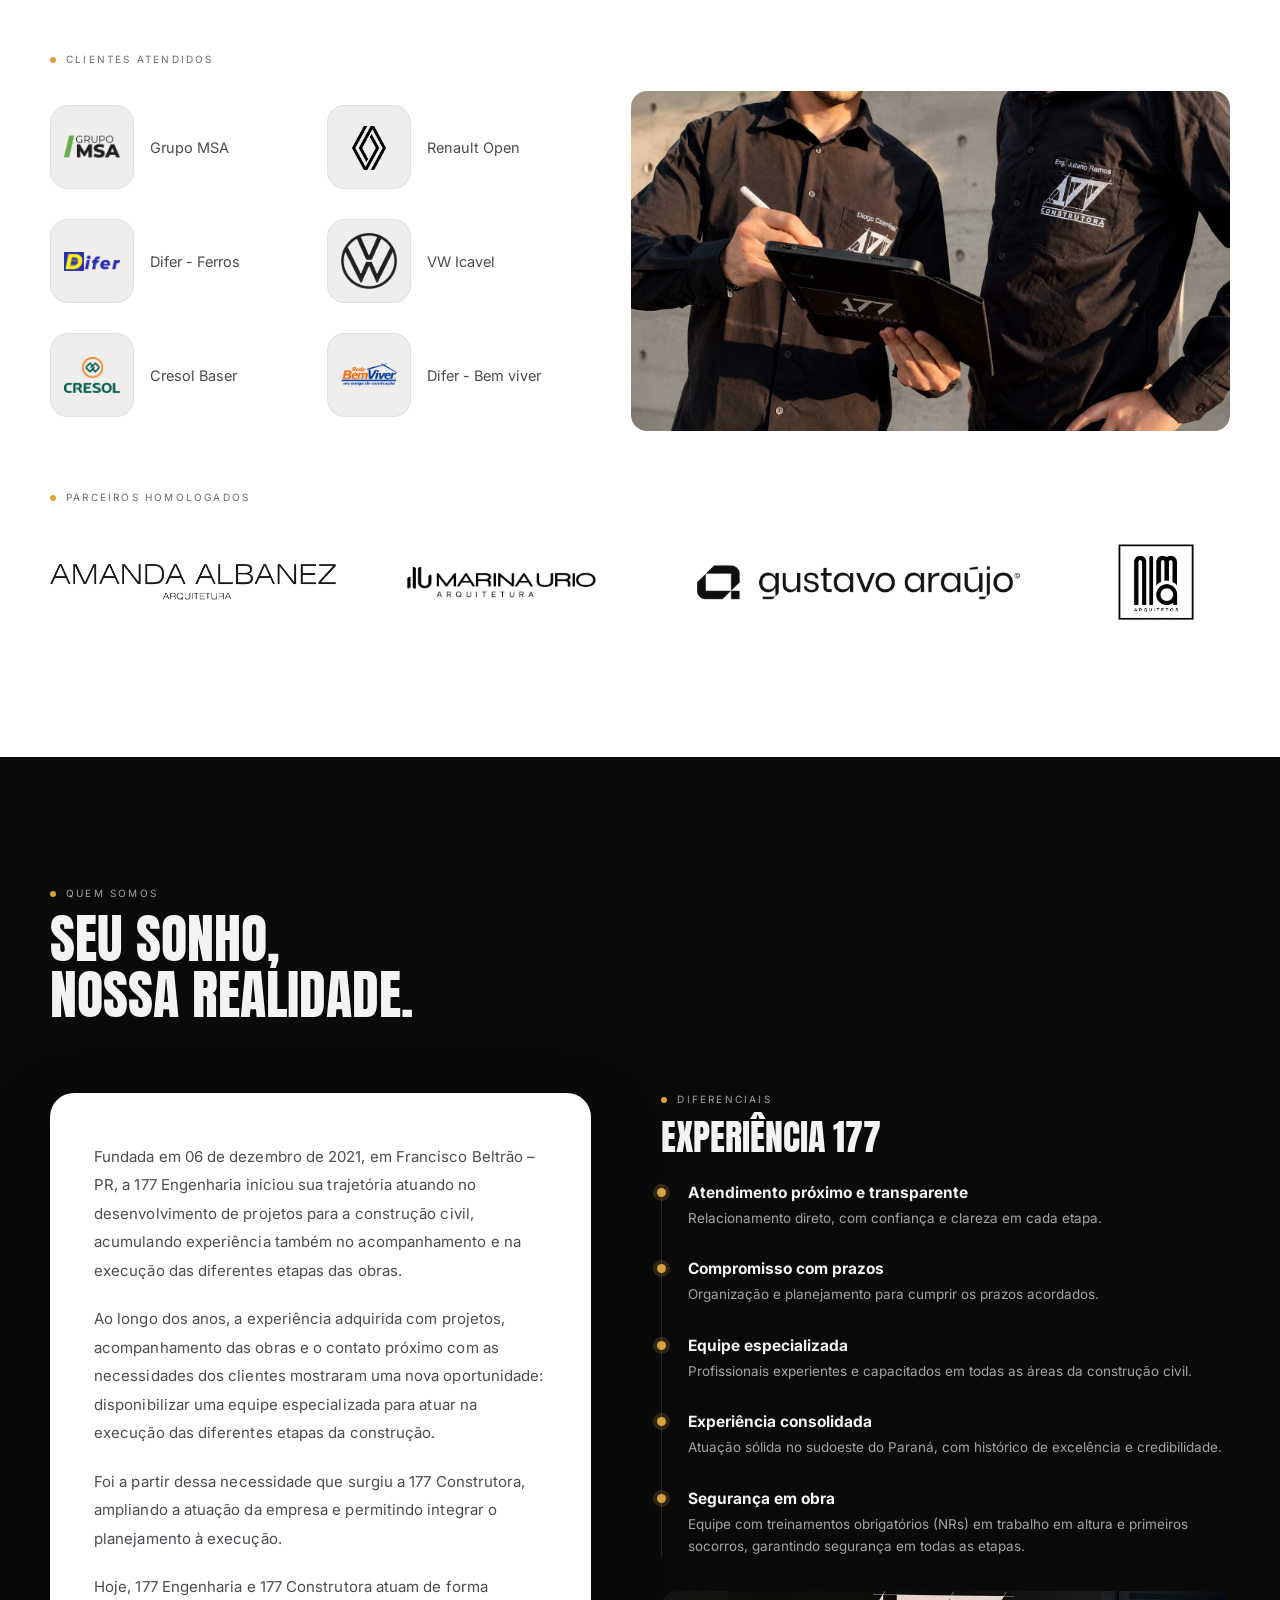
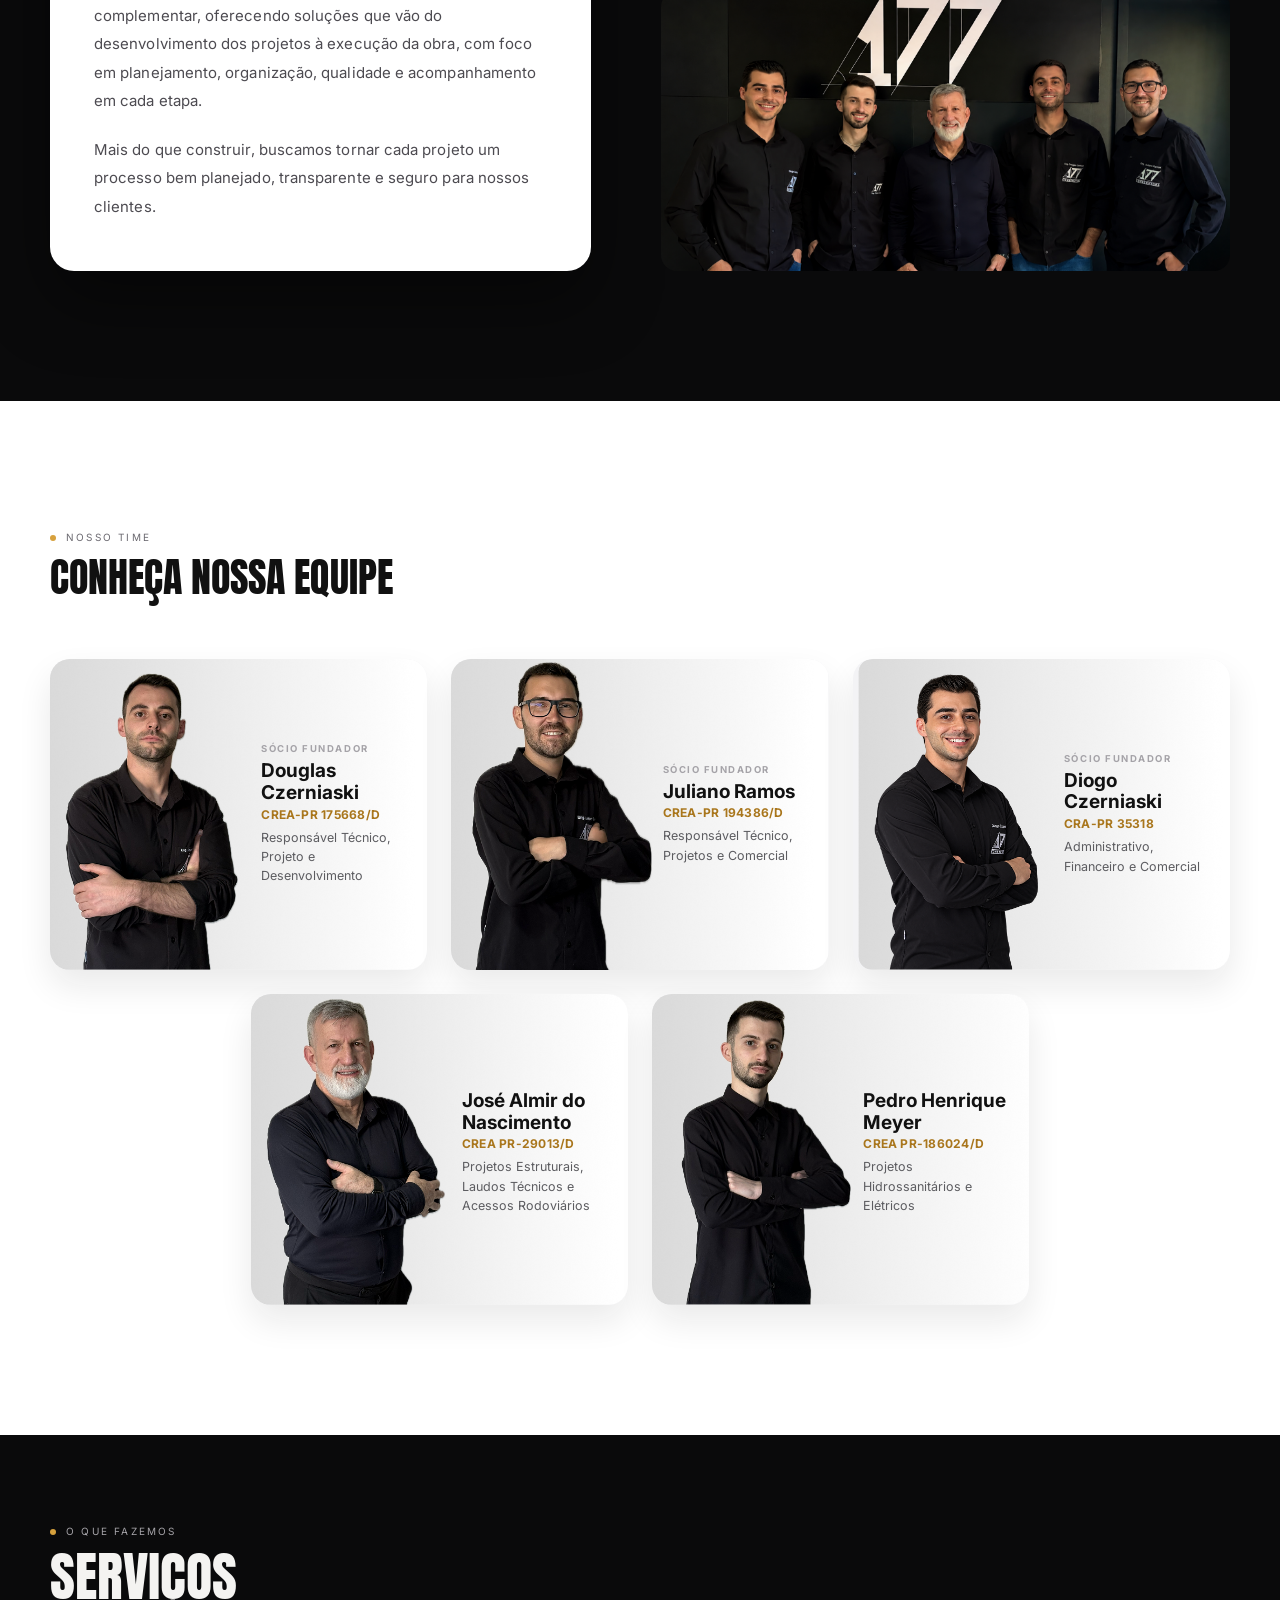
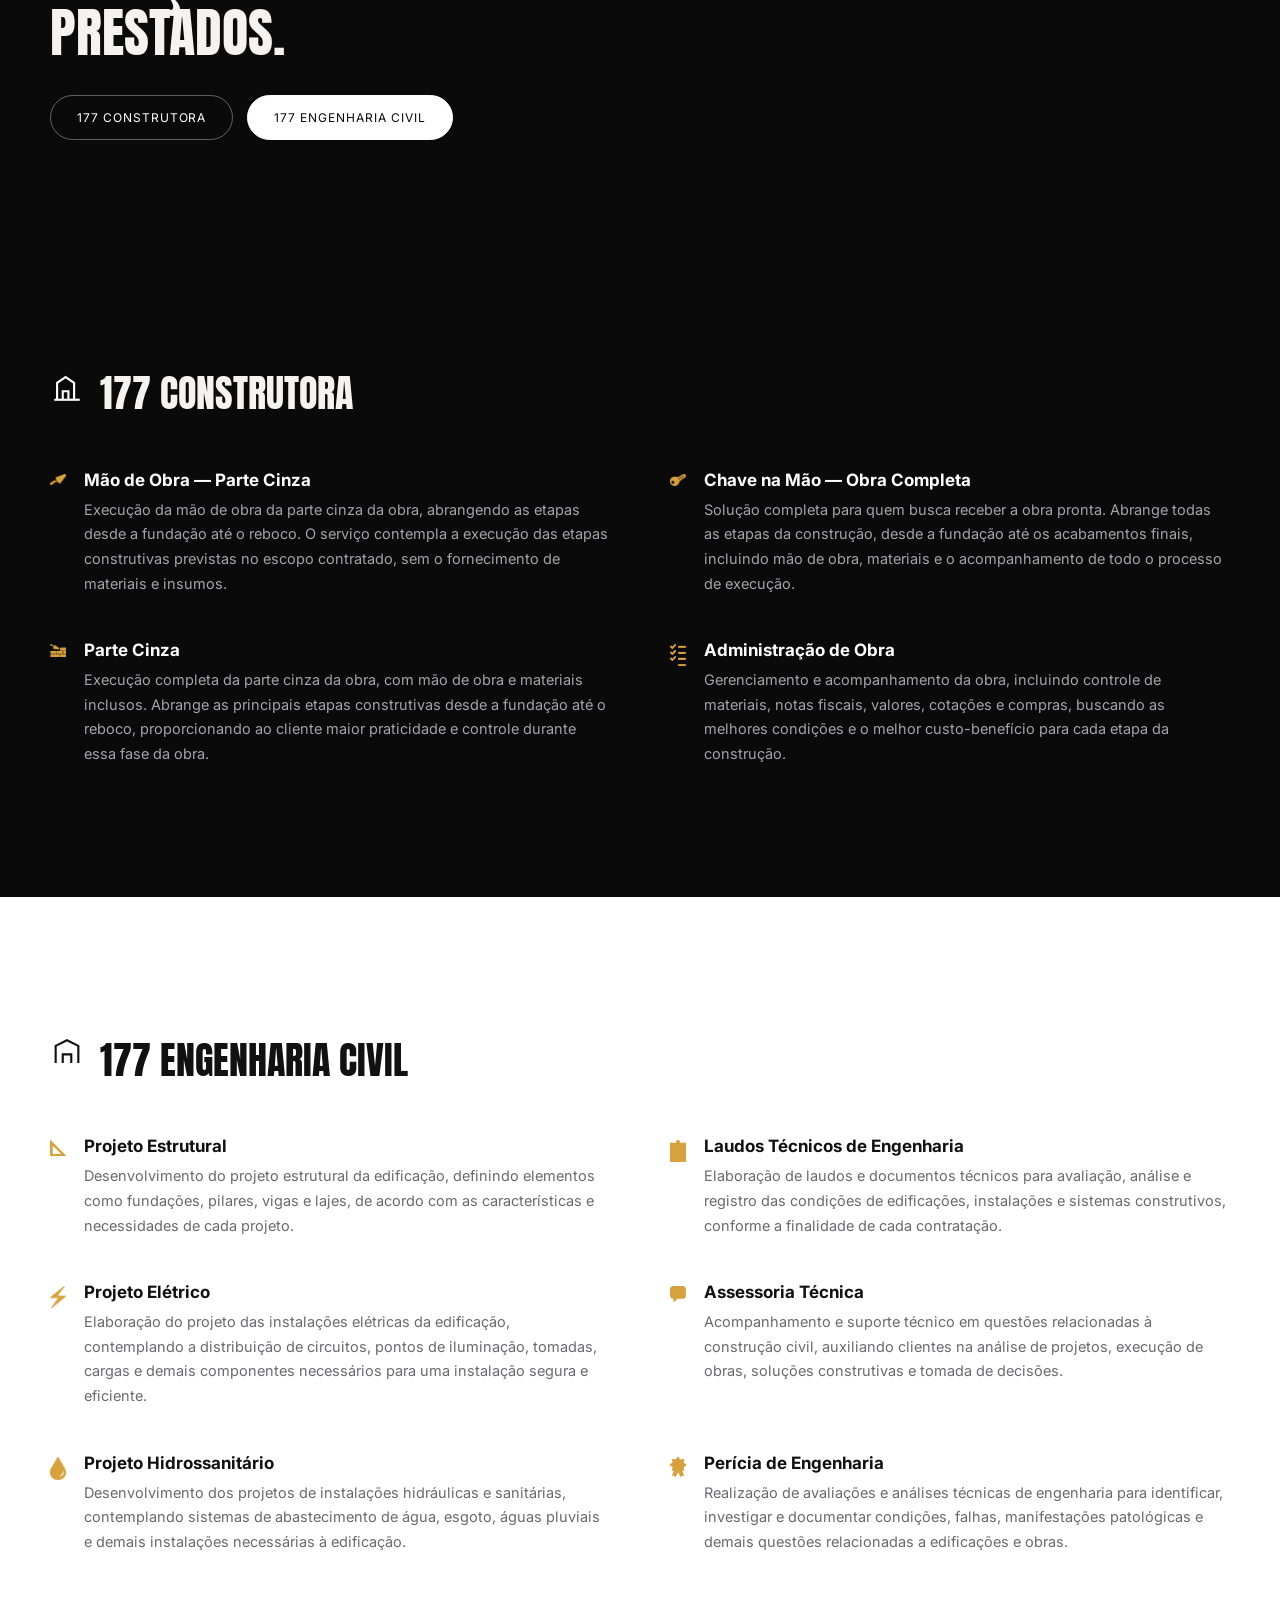
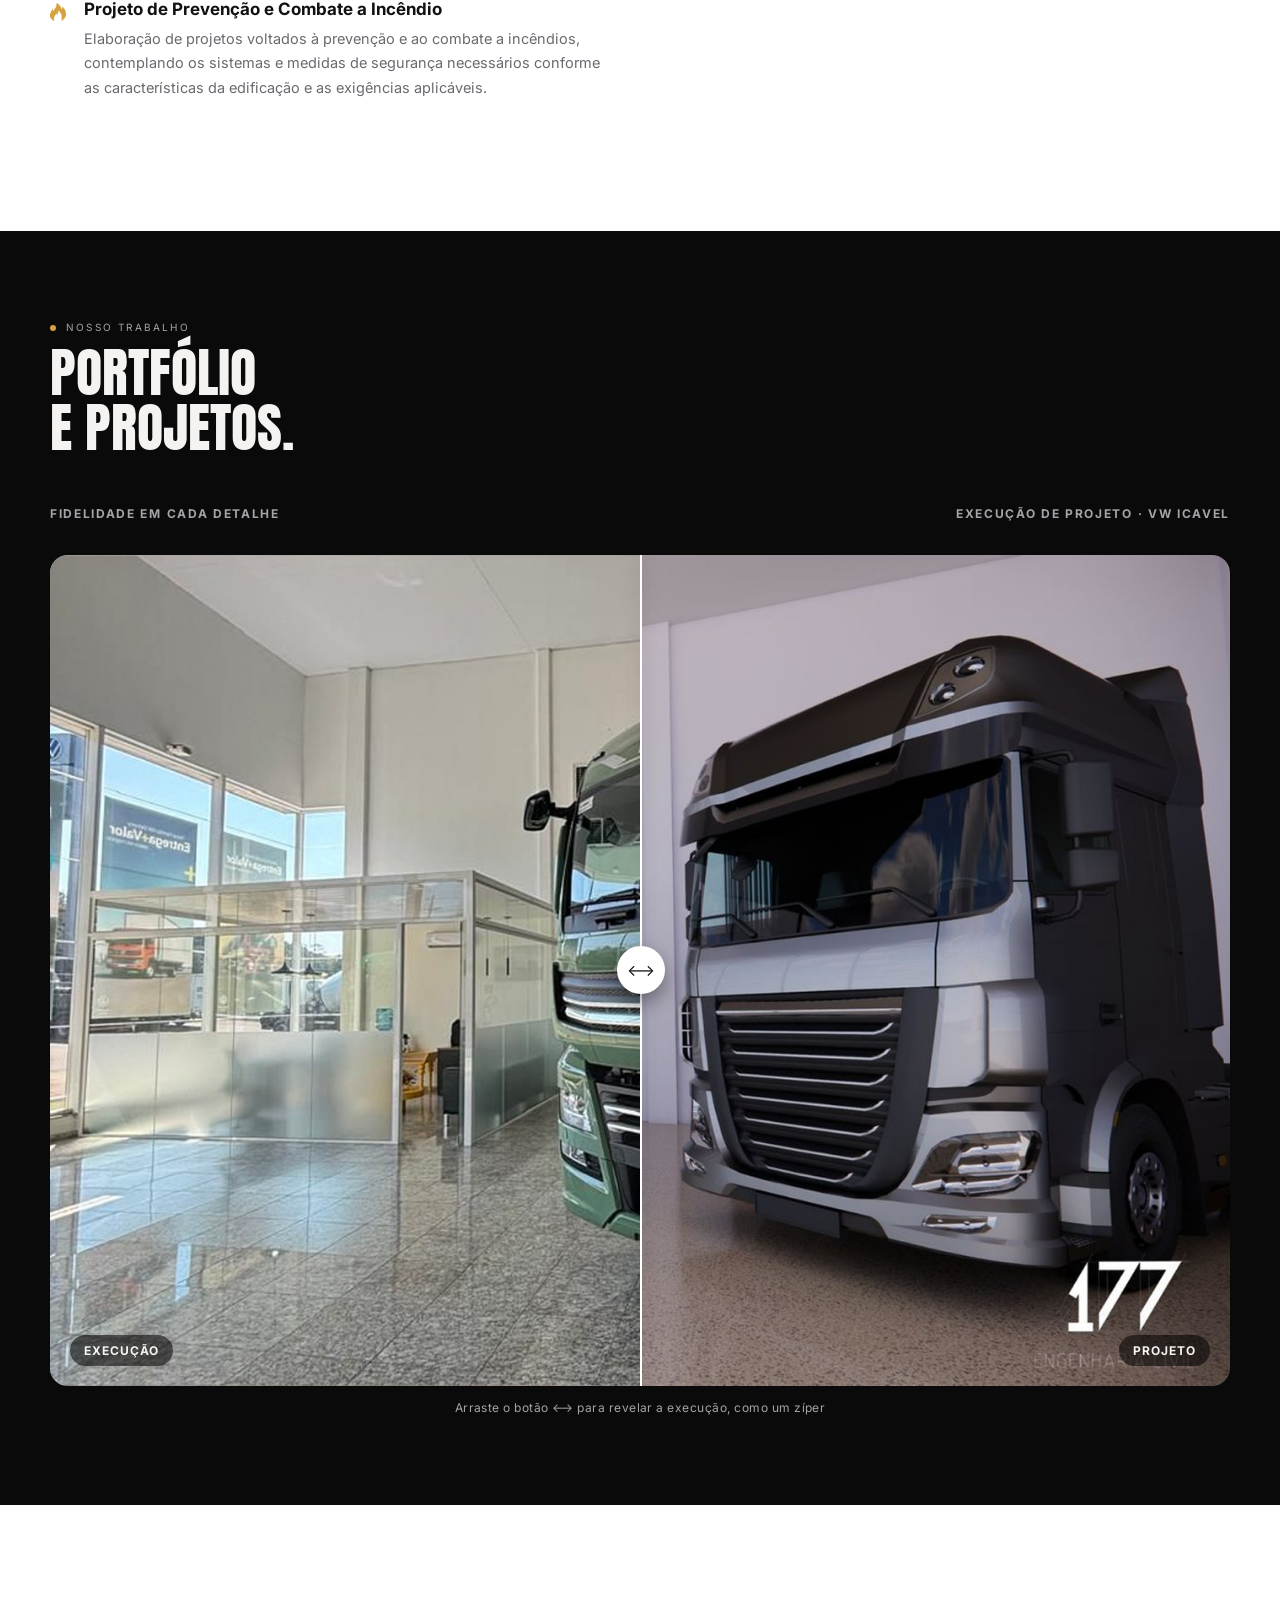
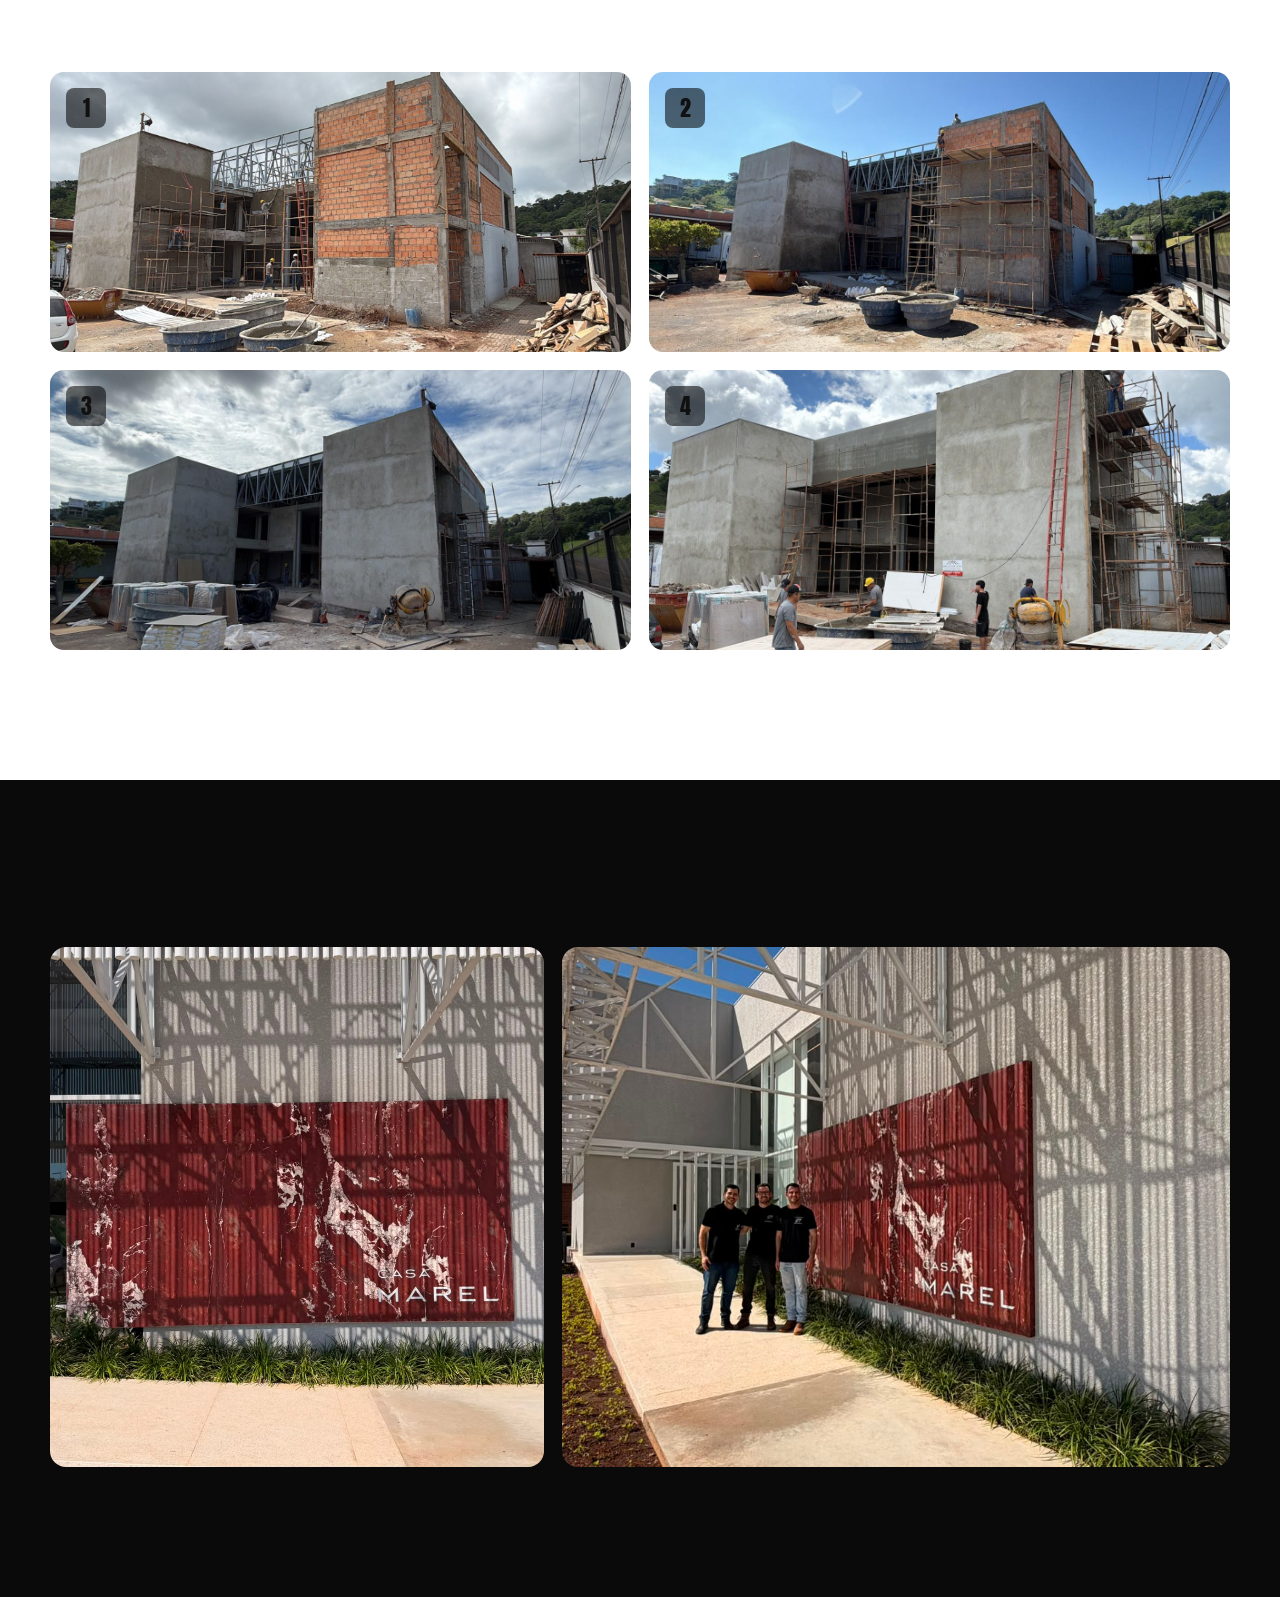
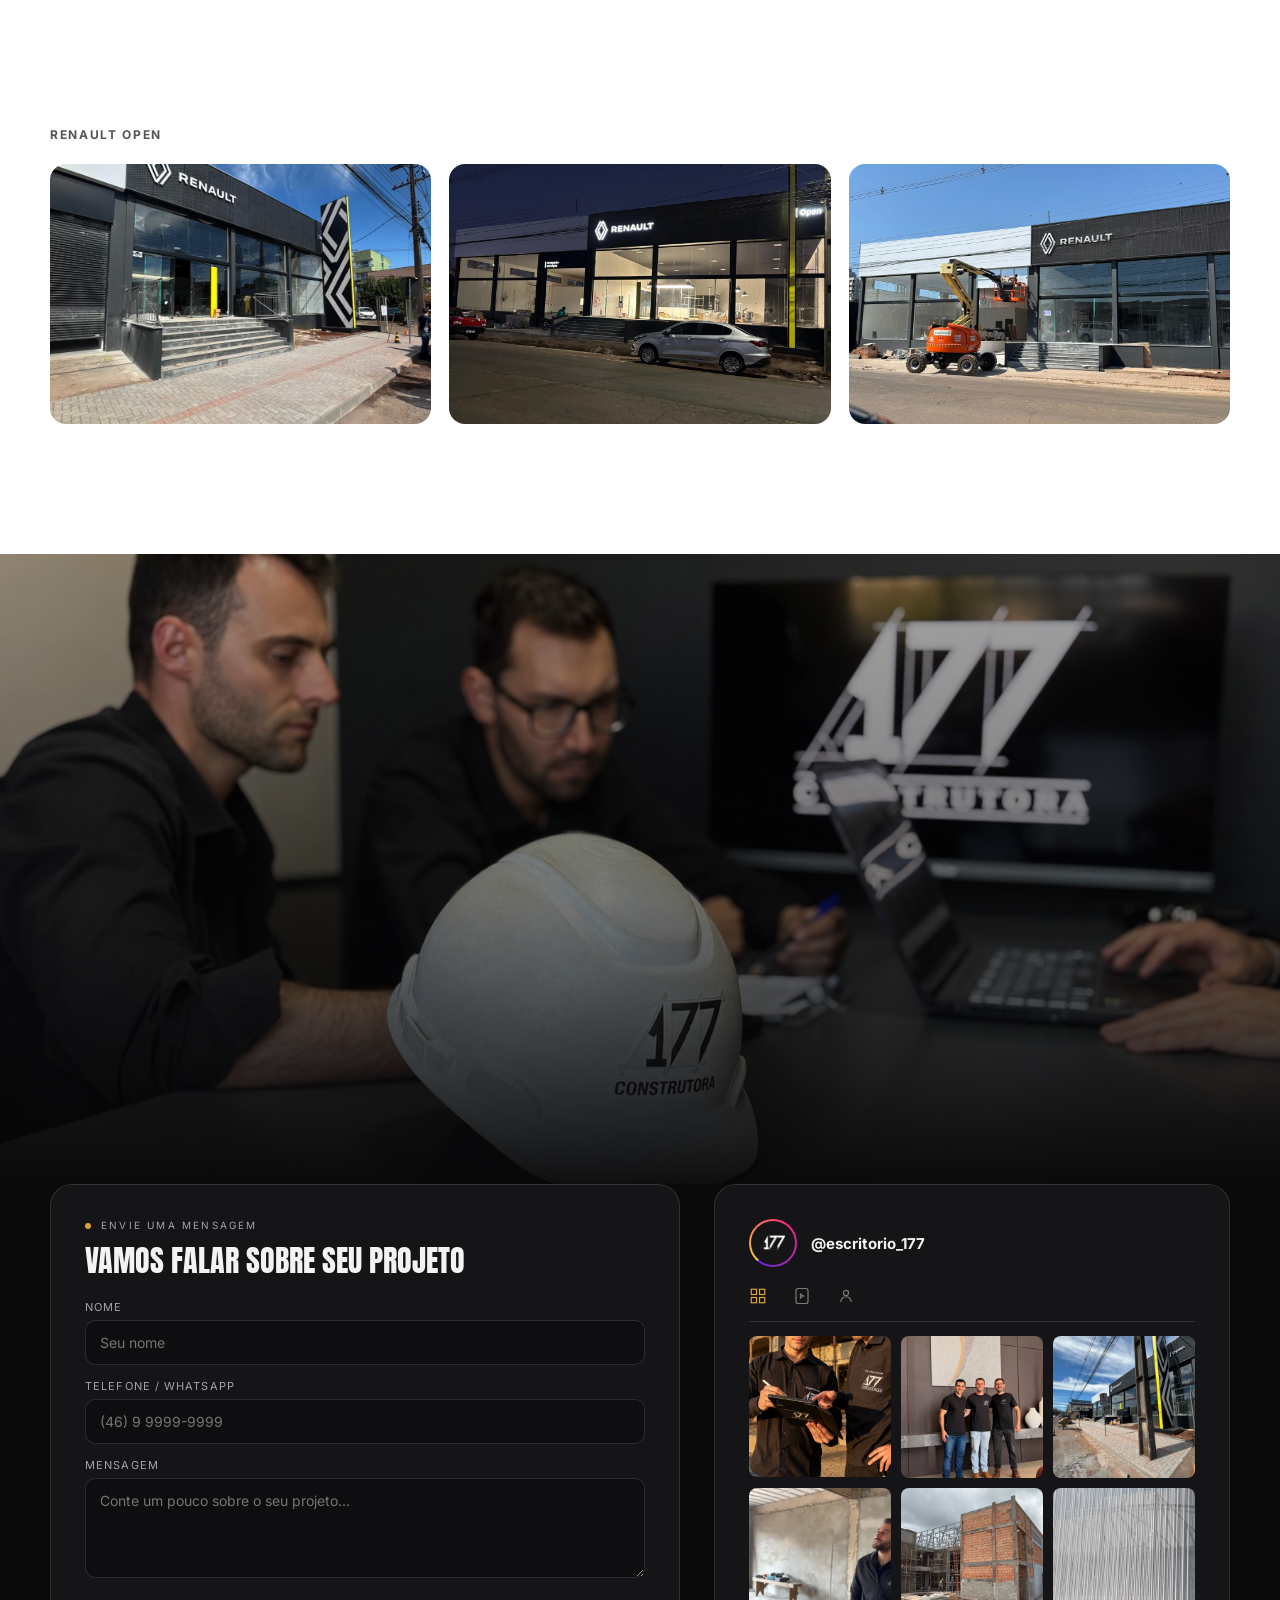
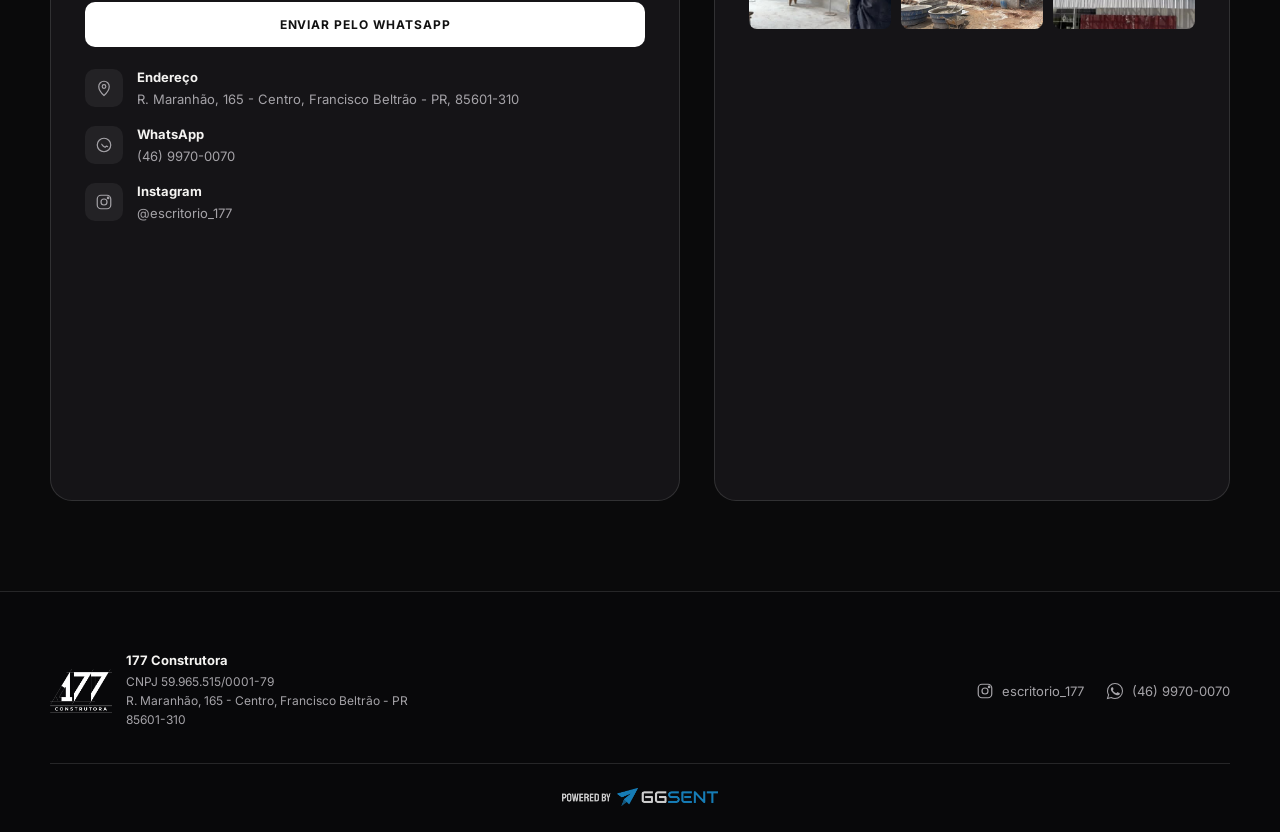
<file: servicos.html>
<!DOCTYPE html>
<html lang="pt-BR"><head><meta charset="UTF-8"><meta http-equiv="refresh" content="0; url=index.html#servicos">
<script>location.replace('index.html#servicos');</script>
<title>177 Construtora</title></head>
<body>Redirecionando… <a href="index.html#servicos">clique aqui</a> se não for redirecionado automaticamente.</body></html>
</file>
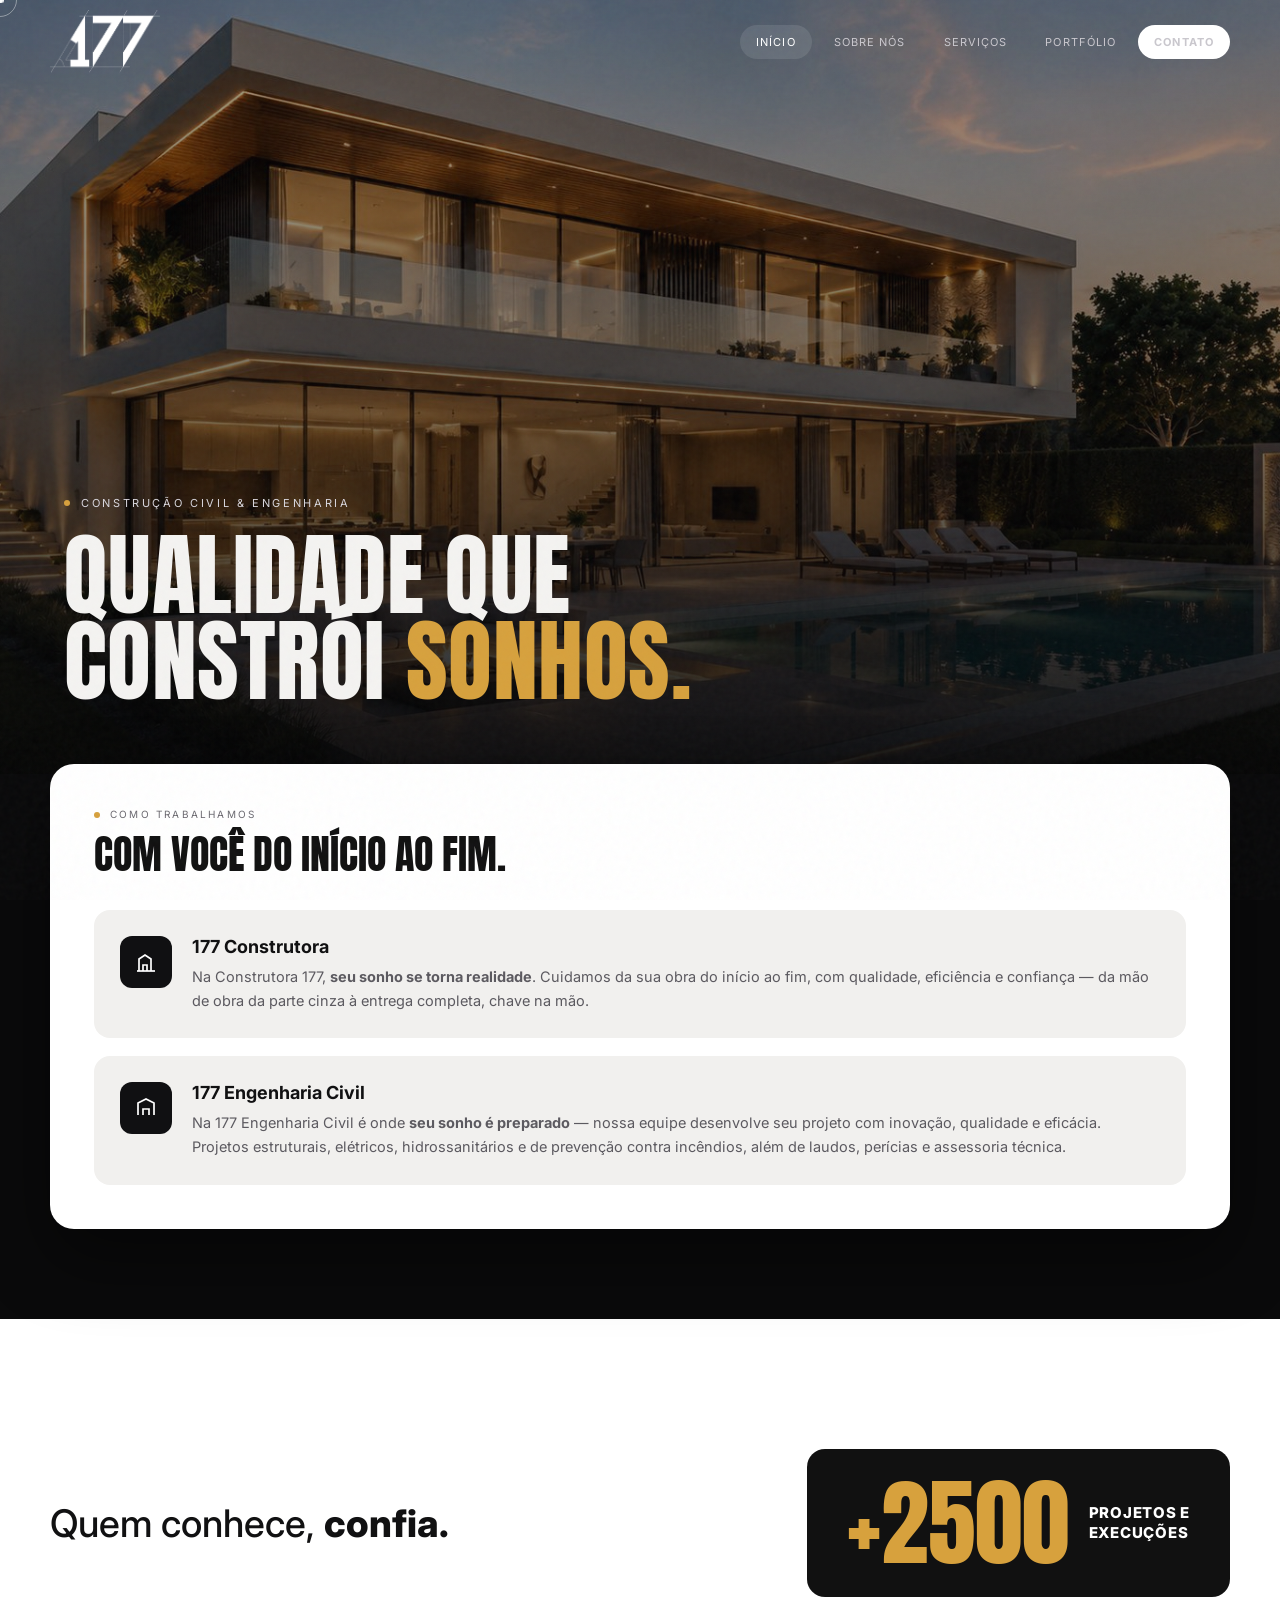
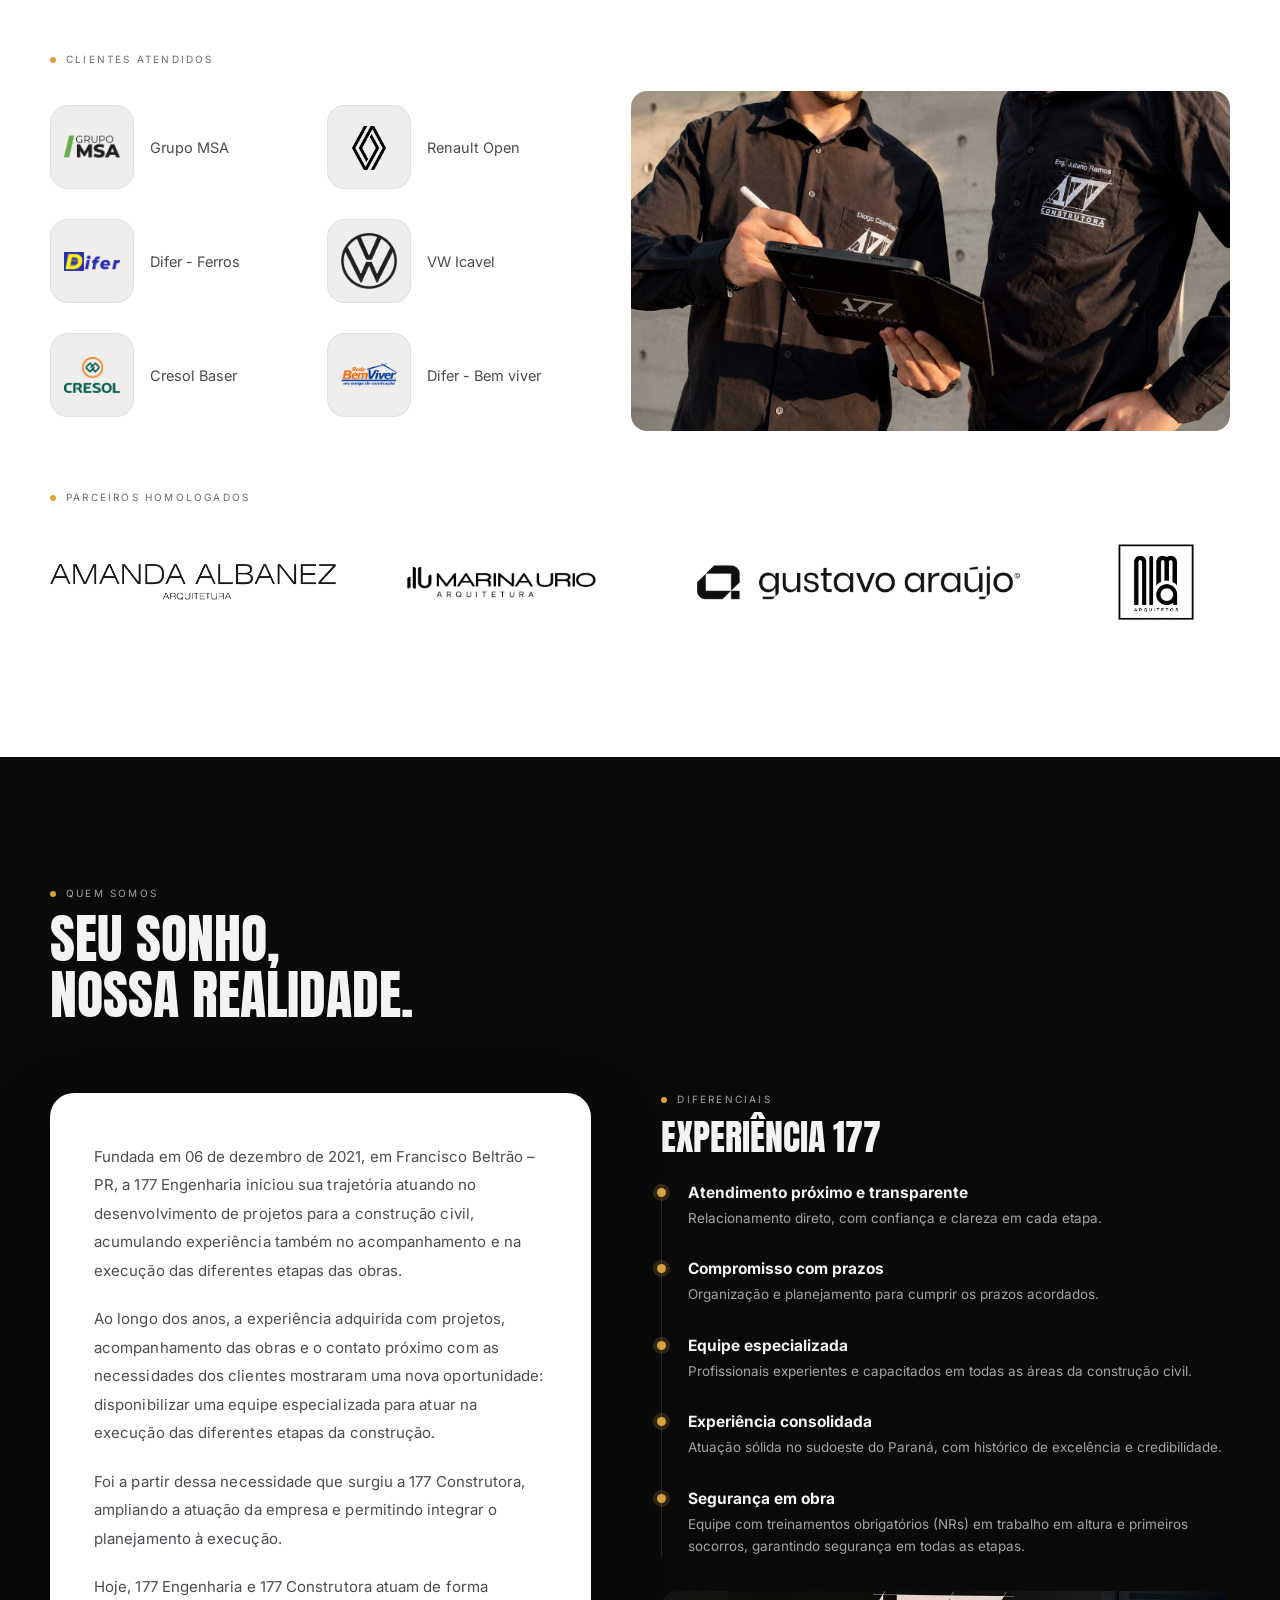
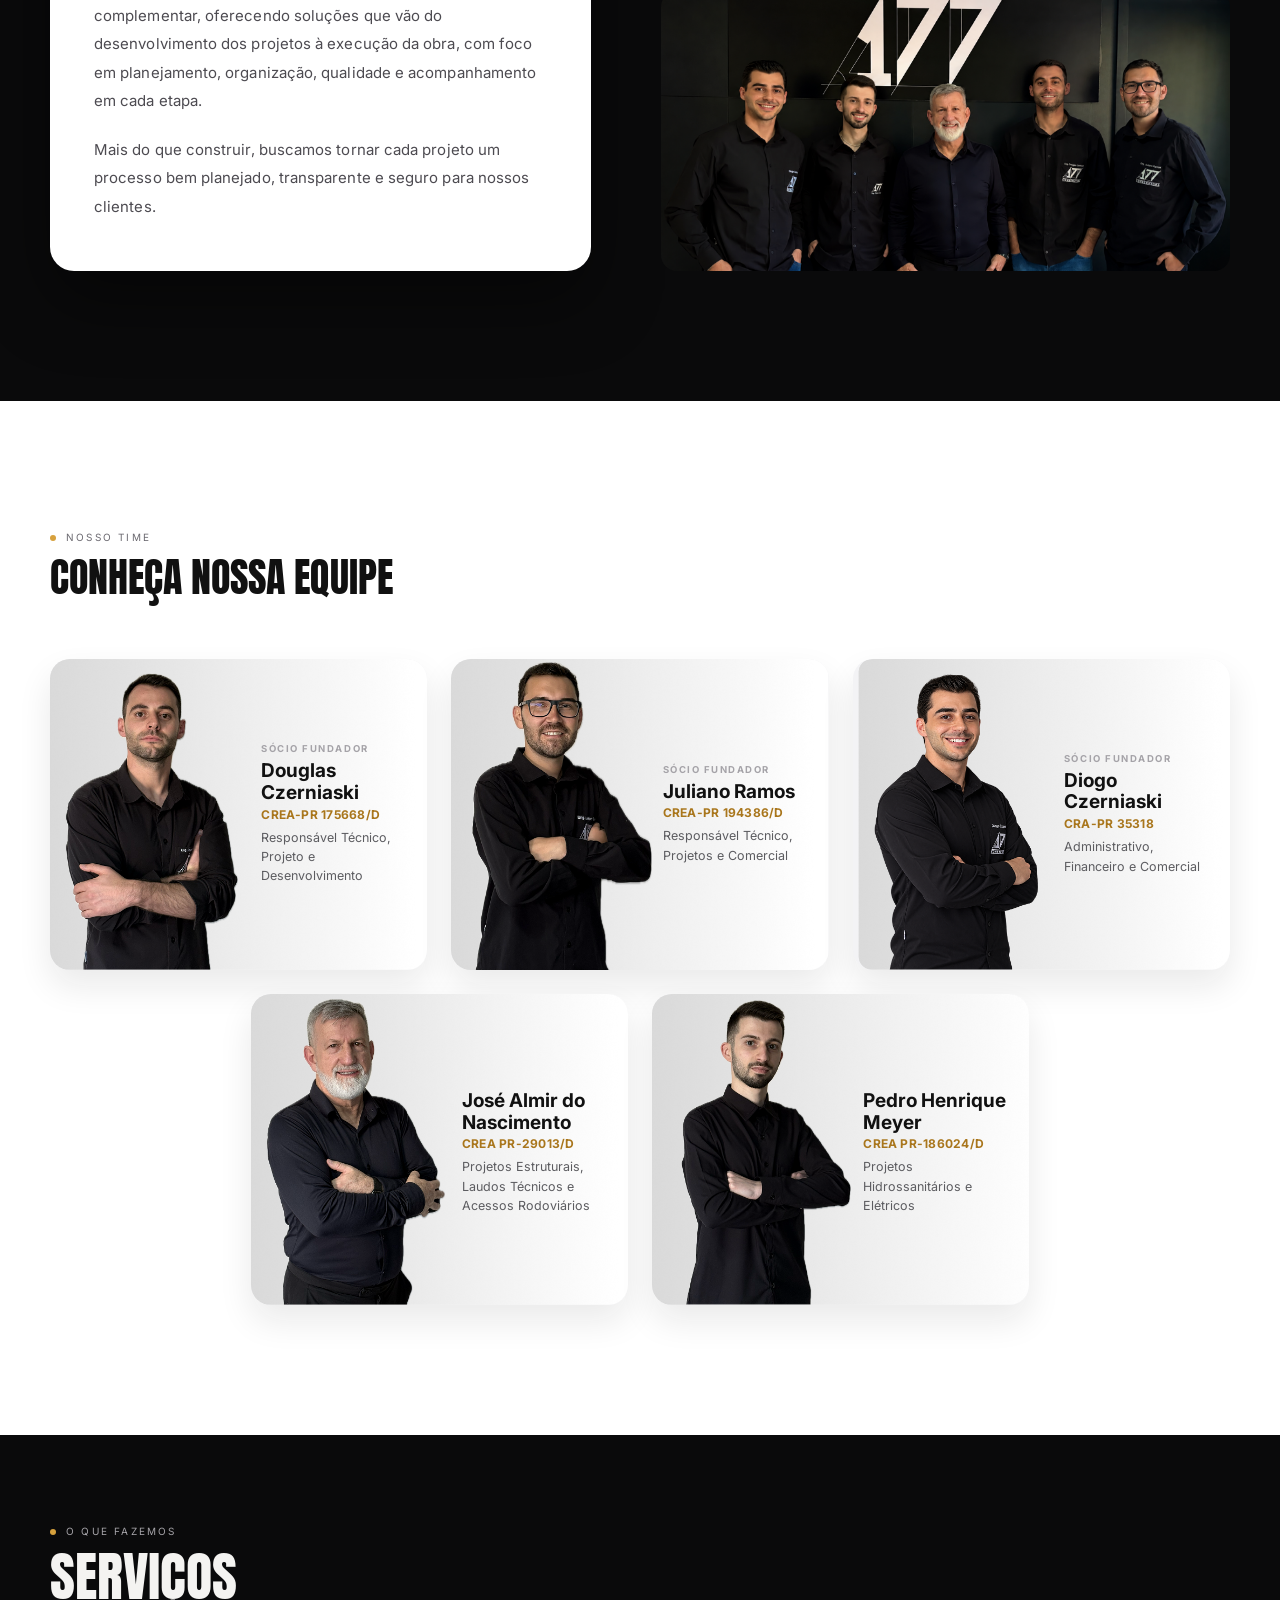
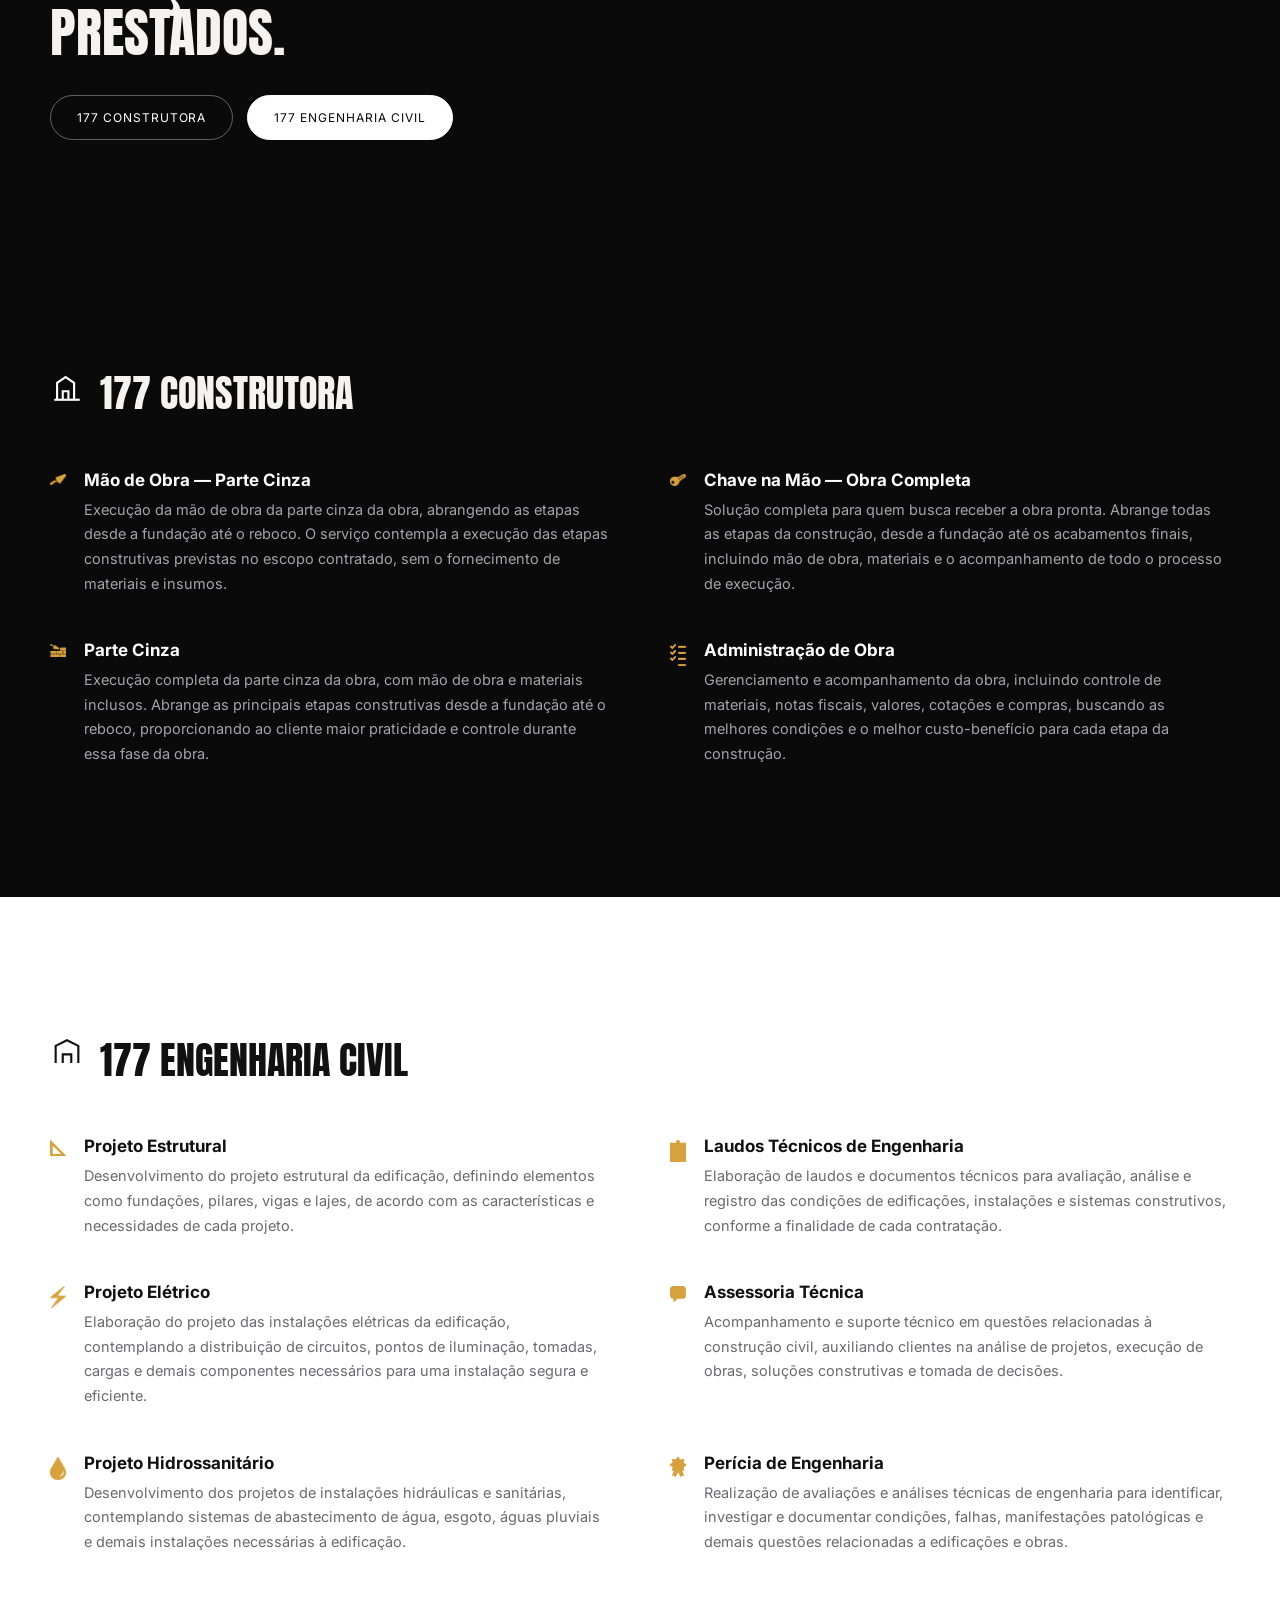
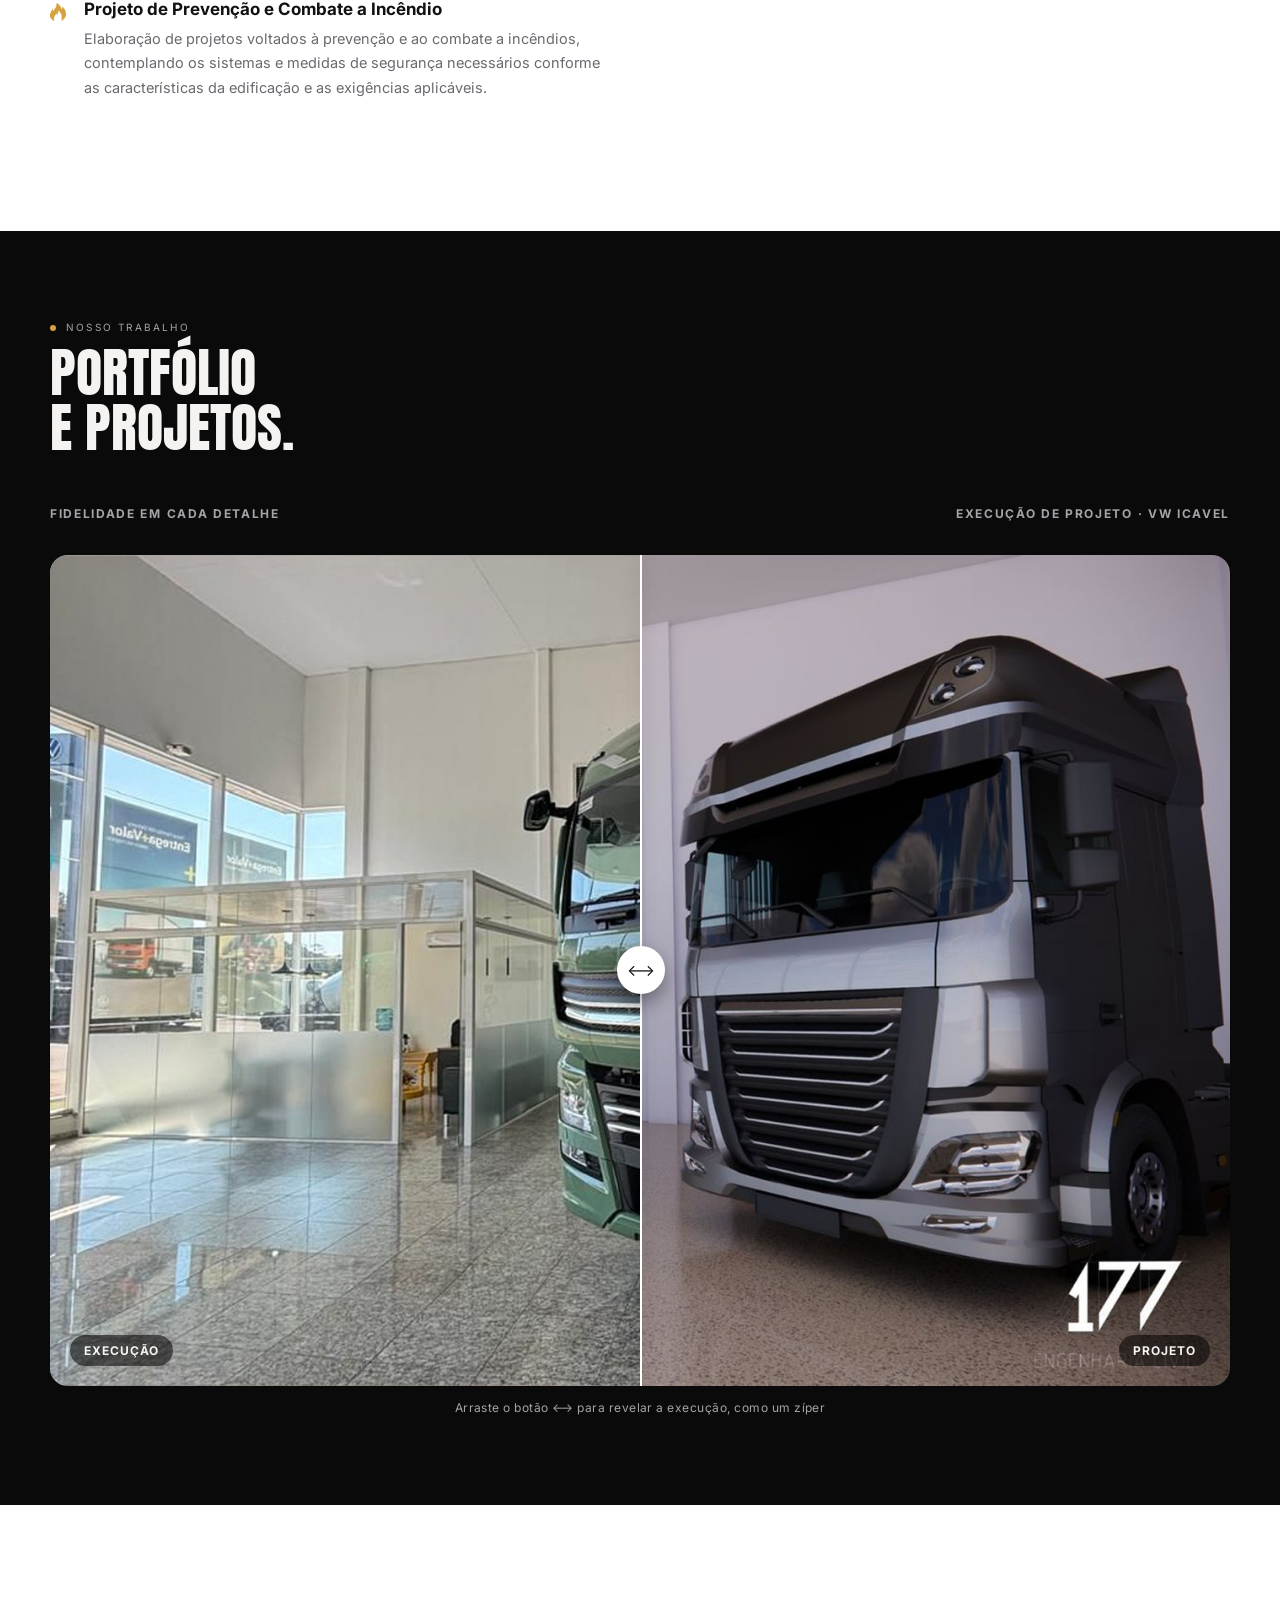
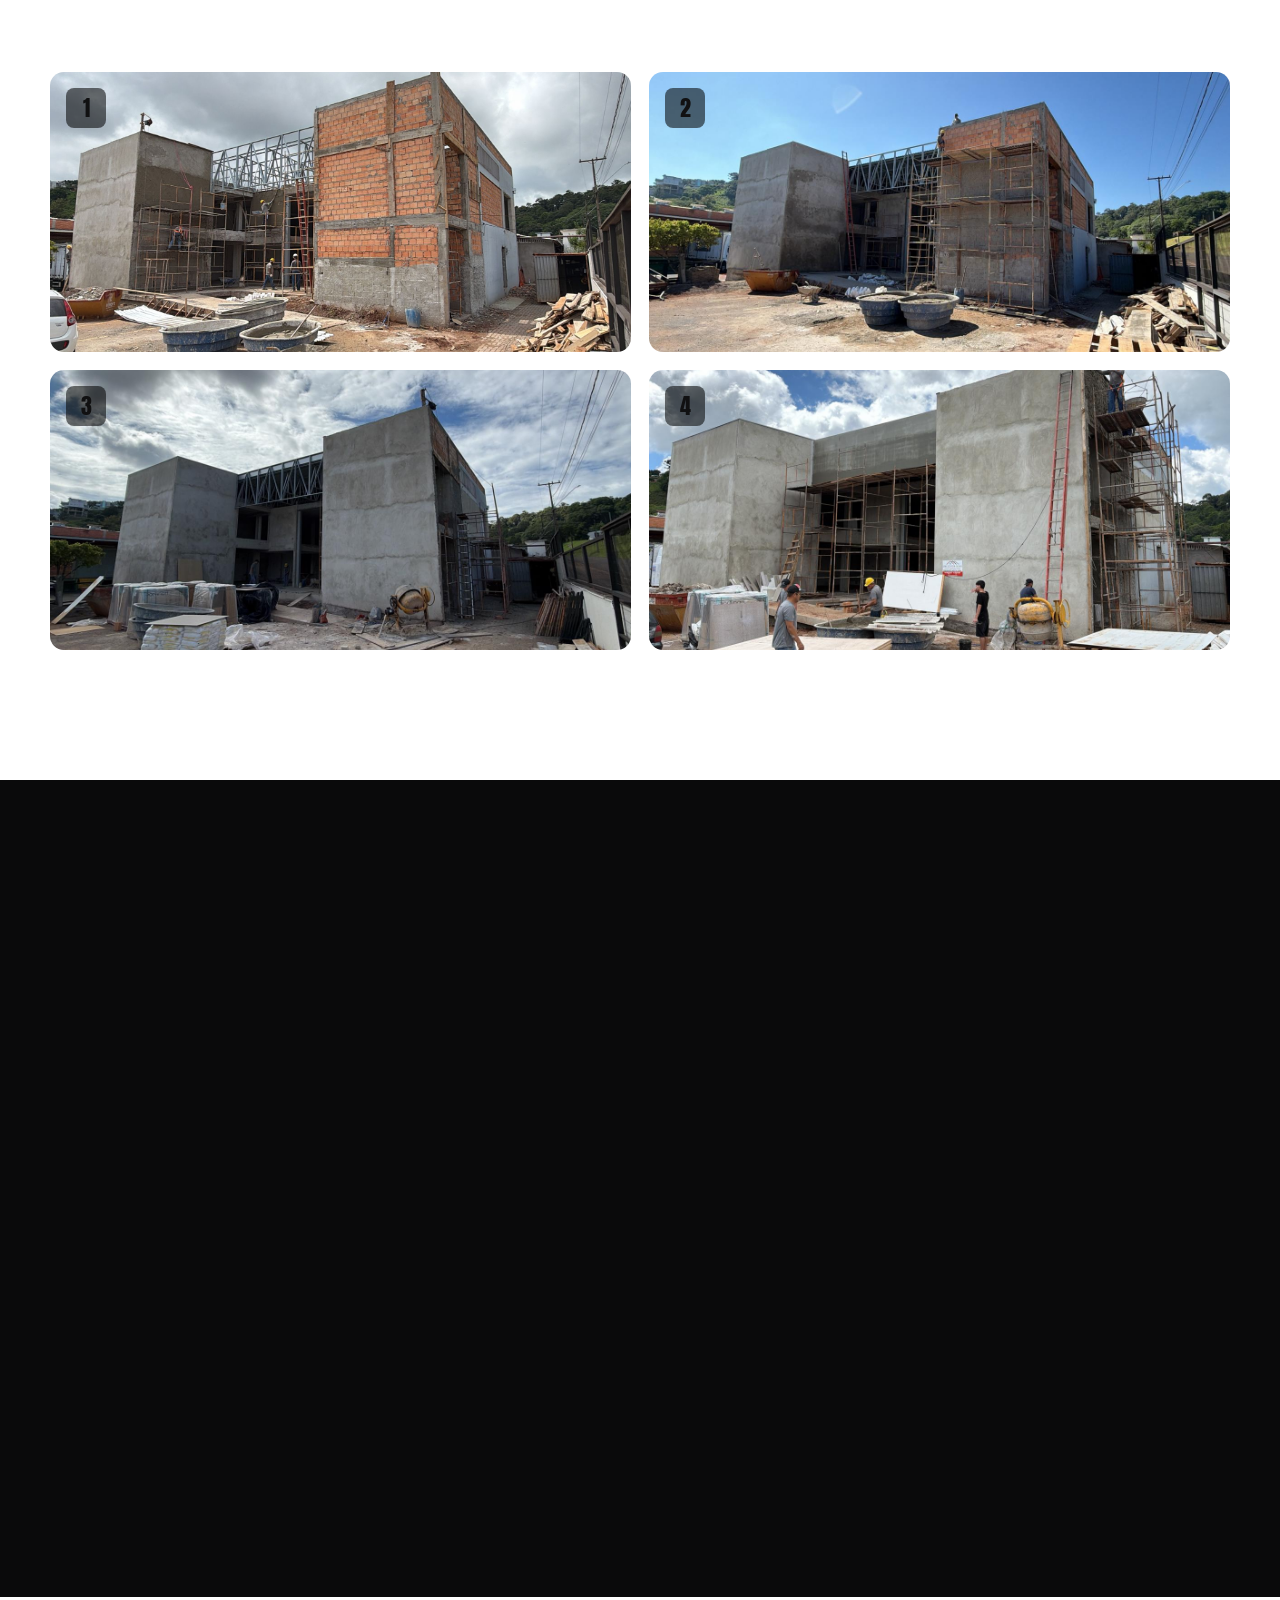
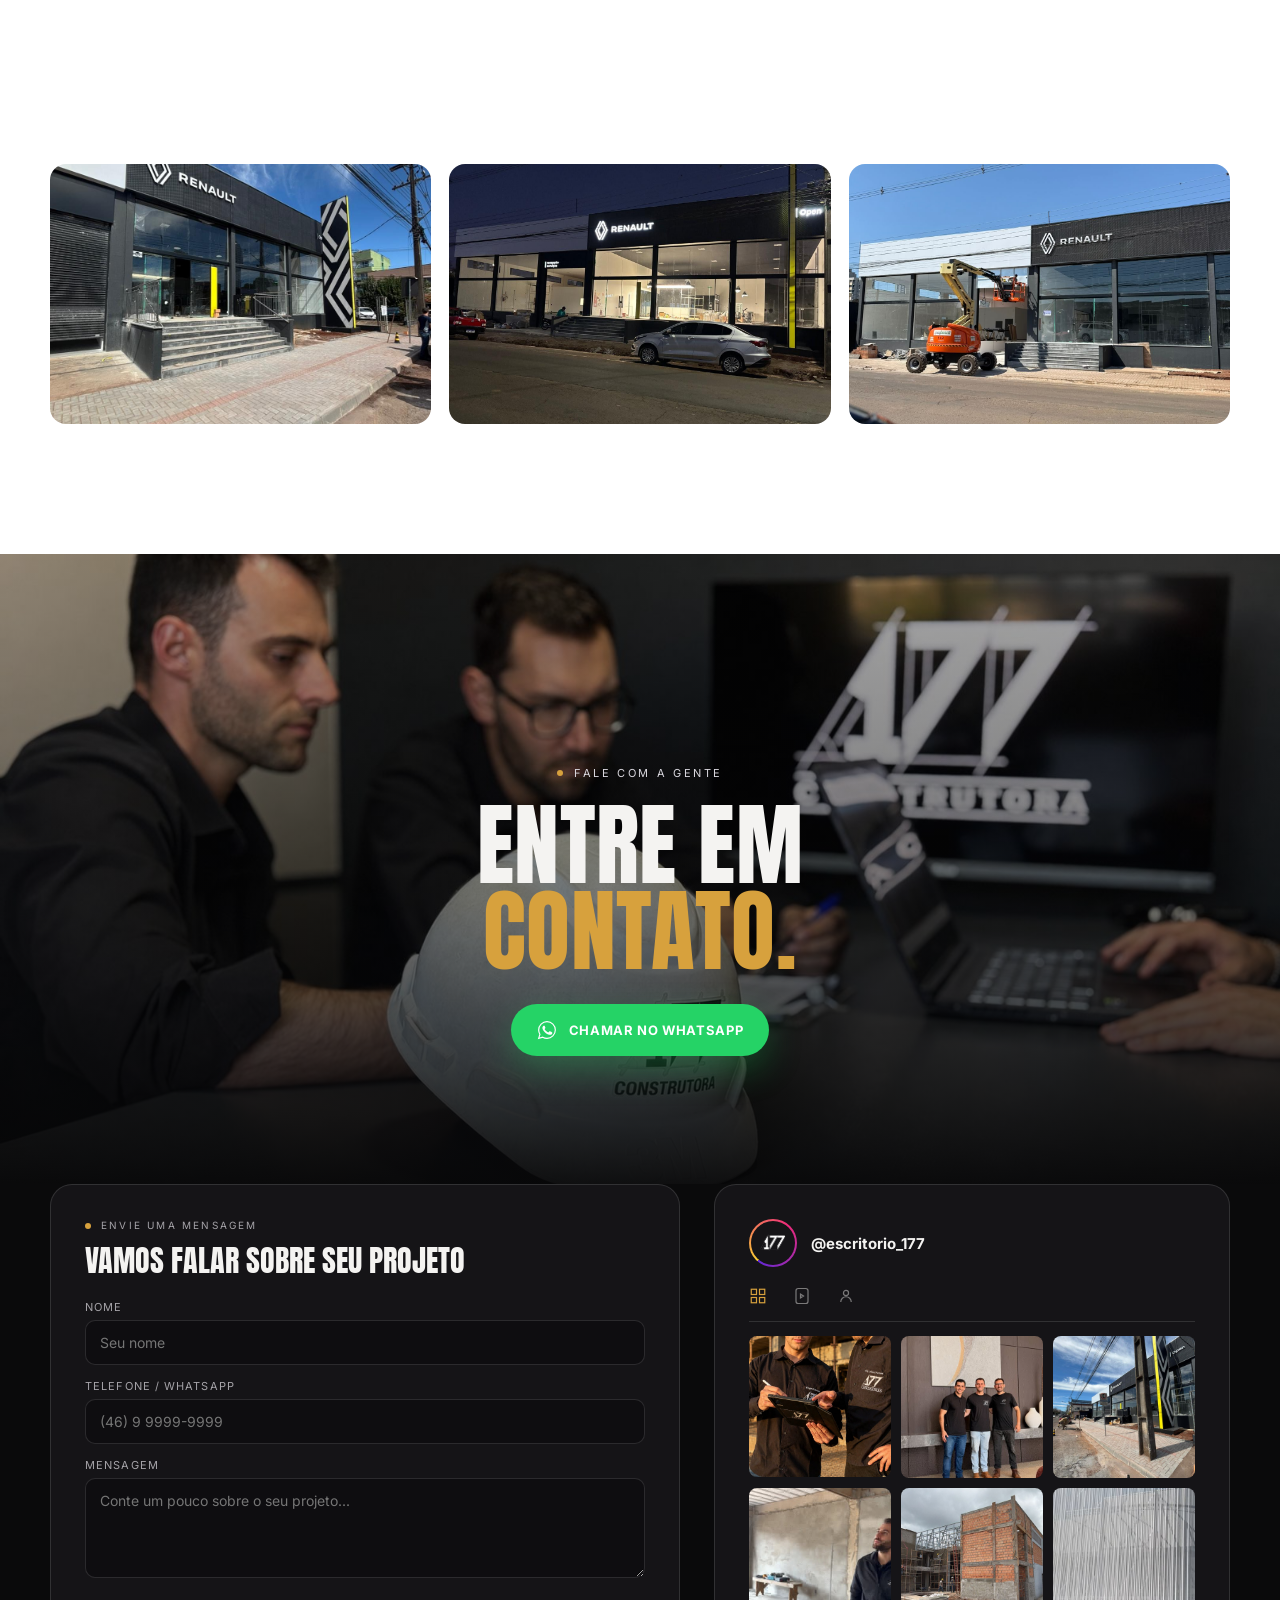
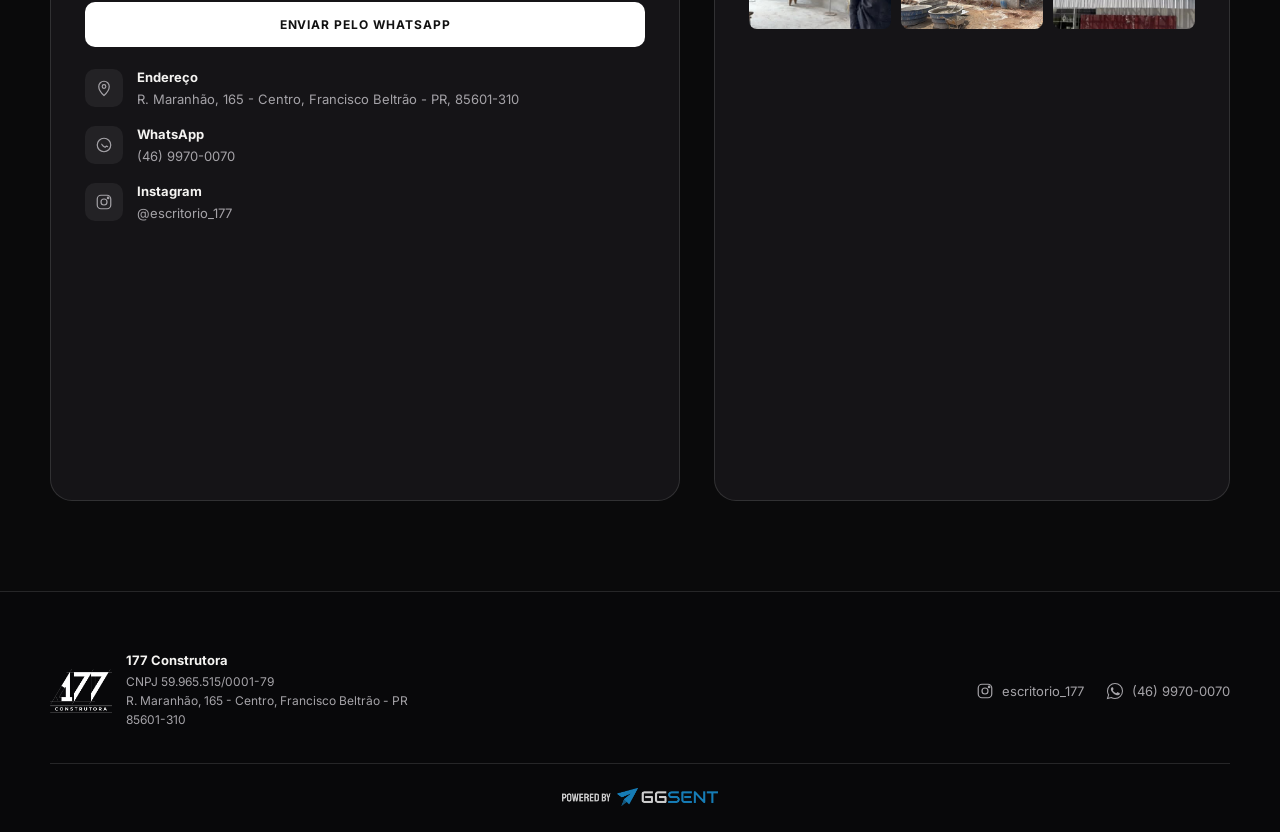
<file: sobre.html>
<!DOCTYPE html>
<html lang="pt-BR"><head><meta charset="UTF-8"><meta http-equiv="refresh" content="0; url=index.html#sobre">
<script>location.replace('index.html#sobre');</script>
<title>177 Construtora</title></head>
<body>Redirecionando… <a href="index.html#sobre">clique aqui</a> se não for redirecionado automaticamente.</body></html>
</file>
<file: css/style.css>
@import url('https://fonts.googleapis.com/css2?family=Anton&family=Inter:wght@400;500;600;700;800&display=swap');

/* ============ TOKENS ============ */
:root{
  --bg:#0a0a0b;
  --bg-soft:#111113;
  --surface:#ffffff;
  --ink:#111112;
  --text:#f4f3f1;
  --muted:#a5a3a8;
  --muted-dark:#6b6970;
  --line:rgba(255,255,255,.12);
  --line-dark:rgba(0,0,0,.10);
  --accent:#d7a13d;
  --accent-soft:rgba(215,161,61,.16);
  --whatsapp:#25d366;
  --radius:16px;
  --max:1180px;
  --ease:cubic-bezier(.16,.8,.24,1);
}
*,*::before,*::after{box-sizing:border-box;margin:0;padding:0}
html{scroll-behavior:smooth}
body{
  background:var(--bg);
  color:var(--text);
  font-family:"Inter",-apple-system,"Segoe UI",Roboto,Arial,sans-serif;
  overflow-x:hidden;
  -webkit-font-smoothing:antialiased;
}
img{display:block;width:100%;height:100%;object-fit:cover}
a{color:inherit;text-decoration:none}
ul{list-style:none}
button{font:inherit;cursor:pointer;background:none;border:none;color:inherit}
.container{width:min(var(--max),calc(100% - 48px));margin:0 auto}

/* grain overlay */
body::before{
  content:"";position:fixed;inset:0;pointer-events:none;z-index:60;opacity:.045;
  background-image:url("data:image/svg+xml,%3Csvg viewBox='0 0 180 180' xmlns='http://www.w3.org/2000/svg'%3E%3Cfilter id='n'%3E%3CfeTurbulence type='fractalNoise' baseFrequency='.85' numOctaves='4' stitchTiles='stitch'/%3E%3C/filter%3E%3Crect width='100%25' height='100%25' filter='url(%23n)' opacity='.7'/%3E%3C/svg%3E");
}

/* scroll progress */
.progress{position:fixed;top:0;left:0;height:3px;width:0;background:linear-gradient(90deg,var(--accent),#f3d98a);z-index:120;transition:width .1s linear}

/* custom cursor (desktop only) */
.cursor-dot,.cursor-ring{position:fixed;top:0;left:0;pointer-events:none;border-radius:50%;z-index:110;transform:translate(-50%,-50%);will-change:transform}
.cursor-dot{width:7px;height:7px;background:#fff}
.cursor-ring{width:34px;height:34px;border:1px solid rgba(255,255,255,.4);transition:width .25s var(--ease),height .25s var(--ease),border-color .25s var(--ease),background .25s var(--ease)}
.cursor-ring.active{width:64px;height:64px;border-color:var(--accent);background:rgba(215,161,61,.08)}
@media(hover:none),(max-width:900px){.cursor-dot,.cursor-ring{display:none}}

/* ============ HEADER ============ */
header{position:fixed;top:0;left:0;right:0;z-index:90;height:84px;border-bottom:1px solid transparent;transition:background .4s,border-color .4s,backdrop-filter .4s}
header.scrolled{background:rgba(10,10,11,.78);backdrop-filter:blur(16px);border-color:var(--line)}
.nav-wrap{height:100%;display:flex;align-items:center;justify-content:space-between}
.brand{display:flex;align-items:center;gap:12px}
.brand-logo{width:auto;height:52px;flex:none;object-fit:contain}
.brand-logo-mark{height:64px}

nav.main-nav{display:flex;align-items:center;gap:6px}
nav.main-nav a{
  font-size:11px;letter-spacing:.1em;text-transform:uppercase;color:#c9c7cd;
  padding:10px 16px;border-radius:30px;transition:color .3s,background .3s;
}
nav.main-nav a:hover{color:#fff}
nav.main-nav a.active{background:rgba(255,255,255,.1);color:#fff}
.btn-contato{
  background:#fff;color:#0a0a0b;padding:12px 22px;border-radius:30px;
  font-size:11px;letter-spacing:.1em;text-transform:uppercase;font-weight:700;
  transition:transform .3s var(--ease),background .3s;
}
.btn-contato:hover{background:var(--accent);transform:translateY(-2px)}

.burger{display:none;width:42px;height:42px;border:1px solid var(--line);border-radius:50%;justify-content:center;align-items:center;flex-direction:column;gap:2px}
.burger span{width:16px;height:1.5px;background:#fff;display:block;transition:.3s}
.mobile-nav{
  position:fixed;inset:84px 0 0 0;background:var(--bg);-webkit-backdrop-filter:blur(10px);backdrop-filter:blur(10px);
  z-index:85;display:flex;flex-direction:column;padding:20px 24px;gap:2px;
  transform:translateY(-12px);opacity:0;pointer-events:none;transition:.35s var(--ease);
}
.mobile-nav.open{transform:translateY(0);opacity:1;pointer-events:auto}
.mobile-nav a{padding:18px 4px;border-bottom:1px solid var(--line);font:600 20px "Inter",-apple-system,"Segoe UI",Roboto,Arial,sans-serif;text-transform:uppercase;letter-spacing:.03em}
.mobile-nav a.active{color:var(--accent)}
.mobile-nav .btn-contato{margin-top:22px;text-align:center}

@media(max-width:900px){
  nav.main-nav{display:none}
  .burger{display:flex}
}

/* ============ HERO ============ */
.hero{
  position:relative;min-height:78vh;display:flex;align-items:flex-end;
  overflow:hidden;padding-top:84px;
}
.hero-bg{position:absolute;inset:0;z-index:0}
.hero-bg .ph{width:100%;height:100%}
.hero-bg::after{
  content:"";position:absolute;inset:0;
  background:linear-gradient(180deg,rgba(6,6,7,.35) 0%,rgba(6,6,7,.55) 55%,rgba(6,6,7,.96) 100%);
}
.hero-inner{position:relative;z-index:2;padding-bottom:70px;padding-left:clamp(18px,5vw,72px);width:100%}
.eyebrow{
  display:inline-flex;align-items:center;gap:11px;font-size:11px;letter-spacing:.24em;
  text-transform:uppercase;color:#d9d7de;margin-bottom:22px;
}
.eyebrow .dot{width:6px;height:6px;border-radius:50%;background:var(--accent);box-shadow:0 0 16px var(--accent)}
h1.display{
  font:400 clamp(42px,7vw,96px)/.96 "Anton",Impact,"Arial Narrow Bold",sans-serif;text-transform:uppercase;letter-spacing:.005em;
  max-width:820px;
}
h1.display .accent-word{color:var(--accent)}

/* ============ SECTION helpers ============ */
.section{position:relative;padding:130px 0}
.section.tight{padding:90px 0}
.section-label{font-size:10px;letter-spacing:.22em;text-transform:uppercase;color:var(--muted)}
.section-label.on-light{color:var(--muted-dark)}
.section-label::before{content:"";display:inline-block;width:6px;height:6px;background:var(--accent);border-radius:50%;margin-right:10px}
h2.display{font:400 clamp(30px,4.2vw,54px)/1.04 "Anton",Impact,"Arial Narrow Bold",sans-serif;text-transform:uppercase;margin-top:14px}
.light{background:var(--surface);color:var(--ink)}
.dark{background:#0a0a0b;color:var(--text)}

/* curved divider between sections */
.curve{position:relative;height:1px}
.curve svg{position:absolute;left:0;right:0;width:100%;height:90px;display:block}
.curve.to-dark{top:-1px}
.curve.to-light{top:-1px}

/* ============ IMAGE PLACEHOLDER ============ */
.ph{
  position:relative;overflow:hidden;background:
    repeating-linear-gradient(135deg,#1c1c1f 0 2px,#141416 2px 34px);
  display:flex;align-items:center;justify-content:center;color:#6c6a72;
}
.ph::after{content:"";position:absolute;inset:0;border:1px solid rgba(255,255,255,.06)}
.ph .ph-label{
  position:relative;z-index:2;font-size:11px;letter-spacing:.12em;text-transform:uppercase;
  color:#8a8890;background:rgba(0,0,0,.45);padding:9px 16px;border-radius:30px;
  border:1px solid rgba(255,255,255,.12);display:flex;align-items:center;gap:8px;text-align:center;
}
.ph .ph-label svg{width:15px;height:15px;flex:none;opacity:.85}
.ph.on-light{background:repeating-linear-gradient(135deg,#ececec 0 2px,#e2e2e2 2px 34px)}
.ph.on-light .ph-label{color:#6b6b6b;background:rgba(255,255,255,.7);border-color:rgba(0,0,0,.08)}

/* ============ CARDS / SERVICE BLOCKS ============ */
.pillcard{
  background:#fff;color:var(--ink);border-radius:24px;padding:44px;
  box-shadow:0 30px 70px rgba(0,0,0,.45);
}
.service-block{
  display:flex;gap:20px;background:#f1f0ee;border-radius:16px;padding:26px;
  transition:transform .4s var(--ease),box-shadow .4s var(--ease);
}
.service-block:hover{transform:translateY(-6px);box-shadow:0 18px 40px rgba(0,0,0,.12)}
.service-block .icon{
  width:52px;height:52px;border-radius:12px;background:#101012;color:#fff;flex:none;
  display:grid;place-items:center;
}
.service-block h3{font:700 18px "Inter",-apple-system,"Segoe UI",Roboto,Arial,sans-serif;margin-bottom:8px}
.service-block p{color:#5c5a60;font-size:14.5px;line-height:1.65}

/* ============ TRUST / LOGOS / STATS ============ */
.trust-head{display:flex;align-items:center;justify-content:space-between;flex-wrap:wrap;gap:18px;margin-bottom:56px}
.trust-head h2{font:400 clamp(26px,3vw,38px)/1 "Inter",-apple-system,"Segoe UI",Roboto,Arial,sans-serif;font-weight:500}
.trust-head b{font-weight:800}
.badge{
  background:#111;color:#fff;padding:26px 40px;border-radius:18px;
  display:flex;align-items:center;gap:20px;
}
.badge-num{font:400 clamp(52px,8vw,96px) "Anton",Impact,"Arial Narrow Bold",sans-serif;color:var(--accent);line-height:1}
.badge-label{font:800 15px "Inter",-apple-system,"Segoe UI",Roboto,Arial,sans-serif;letter-spacing:.05em;text-transform:uppercase;line-height:1.35}
.logos-grid{display:grid;grid-template-columns:repeat(2,1fr);gap:30px 34px}
.logo-chip{display:flex;align-items:center;gap:16px}
.logo-circle{
  width:56px;height:56px;border-radius:50%;background:#efeeec;display:grid;place-items:center;
  font:800 13px "Inter",-apple-system,"Segoe UI",Roboto,Arial,sans-serif;color:#333;flex:none;border:1px solid rgba(0,0,0,.06);
}
.logo-mark{
  width:84px;height:84px;border-radius:18px;background:#efeeec;display:grid;place-items:center;
  flex:none;border:1px solid rgba(0,0,0,.06);padding:13px;
}
.logo-mark img{width:100%;height:100%;object-fit:contain;display:block}
.logo-mark img.logo-tight{width:78%;height:78%;margin:0 auto;align-self:center}
.logo-chip span{font-size:14.5px;color:#4c4a50}
.trust-grid{display:grid;grid-template-columns:1fr 1.15fr;gap:60px;align-items:center}
.partners-grid{display:flex;flex-wrap:wrap;align-items:center;gap:60px}
.partner-logo{height:36px;flex:none}
.partner-logo img{height:100%;width:auto;object-fit:contain;display:block}
.partner-logo-lg{height:90px}
.partner-logo-md{height:40px}

/* ============ SERVICES TABS (servicos page) ============ */
.hero-tabs{display:flex;gap:14px;margin-top:34px;flex-wrap:wrap}
.tab-btn{
  border:1px solid rgba(255,255,255,.35);color:#fff;padding:14px 26px;border-radius:30px;
  font-size:12px;letter-spacing:.08em;text-transform:uppercase;transition:.3s;
}
.tab-btn.solid{background:#fff;color:#0a0a0b;border-color:#fff}
.tab-btn:hover{border-color:var(--accent)}

.services-list{display:grid;grid-template-columns:1fr 1fr;gap:44px 60px;margin-top:56px}
.svc-item{display:flex;gap:18px}
.svc-item .ico{width:16px;flex:none;padding-top:4px;color:var(--accent)}
.svc-item .ico img{width:100%;height:auto;display:block}
.svc-item.on-light .ico{color:var(--accent)}
.svc-item h3{font:700 17px "Inter",-apple-system,"Segoe UI",Roboto,Arial,sans-serif;margin-bottom:8px}
.svc-item p{font-size:14.5px;line-height:1.7;color:var(--muted-dark)}
.svc-item.on-dark p{color:var(--muted)}
.svc-item.on-dark h3{color:#fff}

/* ============ ABOUT PAGE ============ */
.about-grid{display:grid;grid-template-columns:1fr 1.05fr;gap:70px;align-items:stretch}
.about-grid>.reveal-left{display:flex}
.about-grid>.reveal-left .pillcard{width:100%;display:flex;flex-direction:column;justify-content:center}
.about-copy p{color:var(--muted);line-height:1.85;margin-bottom:16px;font-size:15px}
.about-copy .pillcard{color:var(--ink)}
.about-copy .pillcard p{color:#4d4b51}
.about-grid .pillcard p{line-height:1.9;font-size:15px;color:#4d4b51;margin-bottom:20px;letter-spacing:.005em}
.about-grid .pillcard p:last-child{margin-bottom:0}
.timeline{margin-top:26px;position:relative;padding-left:26px;border-left:1px solid var(--line)}
.tl-item{position:relative;padding-bottom:30px}
.tl-item:last-child{padding-bottom:0}
.tl-item::before{content:"";position:absolute;left:-31px;top:5px;width:9px;height:9px;border-radius:50%;background:var(--accent);box-shadow:0 0 0 4px rgba(215,161,61,.18)}
.tl-item h3{font:700 15.5px "Inter",-apple-system,"Segoe UI",Roboto,Arial,sans-serif;margin-bottom:6px}
.tl-item p{color:var(--muted);font-size:13.5px;line-height:1.6}
.about-photo{border-radius:18px;overflow:hidden;height:280px;margin-top:34px}

.team-grid{display:grid;grid-template-columns:repeat(6,1fr);gap:24px;margin-top:60px}
.team-grid .team-card{grid-column:span 2}
.team-grid .team-card:nth-child(4){grid-column:2 / span 2}
.team-grid .team-card:nth-child(5){grid-column:4 / span 2}
.team-card{
  position:relative;overflow:hidden;border-radius:20px;
  background:#f3f3f5;
  box-shadow:0 16px 34px rgba(17,17,17,.09);
  aspect-ratio:4/3.3;
}
.team-photo{position:absolute;inset:0;z-index:0}
.team-photo img{width:100%;height:100%;object-fit:cover;object-position:left center;display:block}
.team-info{position:absolute;z-index:1;right:0;top:0;bottom:0;width:52%;display:flex;flex-direction:column;justify-content:center;padding:6% 6% 6% 8%}
.team-info small{color:var(--muted);font-size:9.5px;letter-spacing:.16em;text-transform:uppercase;font-weight:700}
.team-info h3{font:700 19px "Inter",-apple-system,"Segoe UI",Roboto,Arial,sans-serif;color:#111;margin:6px 0 3px;line-height:1.15}
.team-crea{display:block;font:700 12px "Inter",-apple-system,"Segoe UI",Roboto,Arial,sans-serif;color:#a9761c;letter-spacing:.02em;margin-bottom:6px}
.team-info span{display:block;font-size:12.5px;color:#5c5c60;line-height:1.55}

/* ============ PORTFOLIO ============ */
.hover-compare{position:relative;border-radius:18px;overflow:hidden;aspect-ratio:1400/985;cursor:ew-resize;touch-action:none;-webkit-user-select:none;user-select:none}
.hover-compare .base,.hover-compare .reveal-layer{position:absolute;inset:0;width:100%;height:100%;object-fit:cover;object-position:center;pointer-events:none}
.hover-compare .reveal-layer{clip-path:inset(0 100% 0 0);z-index:2}
.hover-compare .compare-seam{
  position:absolute;top:0;bottom:0;left:0;width:2px;background:#fff;z-index:4;
  opacity:1;pointer-events:none;box-shadow:0 0 16px rgba(0,0,0,.35);
}
.hover-compare .compare-seam::after{
  content:"⟷";position:absolute;top:50%;left:50%;transform:translate(-50%,-50%);
  width:48px;height:48px;background:#fff;color:#111;border-radius:50%;
  display:grid;place-items:center;font-size:16px;box-shadow:0 8px 20px rgba(0,0,0,.4);
  cursor:grab;
}
.hover-compare.dragging .compare-seam::after{cursor:grabbing}
.compare-tag{position:absolute;bottom:20px;z-index:5;font:700 12px "Inter",-apple-system,"Segoe UI",Roboto,Arial,sans-serif;letter-spacing:.08em;text-transform:uppercase;background:rgba(0,0,0,.55);padding:8px 14px;border-radius:30px;transition:opacity .3s var(--ease)}
.compare-tag.tag-projeto{right:20px}
.compare-tag.tag-execucao{left:20px;opacity:0}

.mosaic{display:grid;grid-template-columns:repeat(2,1fr);gap:18px}
.mosaic .item{border-radius:14px;overflow:hidden;position:relative;height:280px}
.mosaic .num{
  position:absolute;top:16px;left:16px;z-index:3;font:400 22px "Anton",Impact,"Arial Narrow Bold",sans-serif;
  background:rgba(0,0,0,.55);width:40px;height:40px;border-radius:8px;display:grid;place-items:center;
}
.gallery-title{font:700 12px "Inter",-apple-system,"Segoe UI",Roboto,Arial,sans-serif;letter-spacing:.14em;text-transform:uppercase;color:var(--muted);margin-bottom:22px}

.split-2{display:grid;grid-template-columns:.85fr 1.15fr;gap:18px}
.split-3{display:grid;grid-template-columns:repeat(3,1fr);gap:18px}
.tall{height:520px}
.zoomable{border-radius:16px;overflow:hidden;position:relative}
.zoomable .ph{transition:transform .8s var(--ease)}
.zoomable:hover .ph{transform:scale(1.06)}

/* ============ CONTACT ============ */
.contact-hero{min-height:70vh;display:flex;align-items:center;justify-content:center}
.contact-hero .hero-inner{
  padding-left:24px;padding-right:24px;padding-bottom:0;
  display:flex;flex-direction:column;align-items:center;text-align:center;
}
.contact-hero .eyebrow{justify-content:center}
.contact-hero h1.display{margin:0 auto}
.wa-btn{
  display:inline-flex;align-items:center;gap:12px;background:var(--whatsapp);color:#fff;
  padding:16px 26px;border-radius:40px;font:700 13px "Inter",-apple-system,"Segoe UI",Roboto,Arial,sans-serif;letter-spacing:.05em;text-transform:uppercase;
  box-shadow:0 14px 34px rgba(37,211,102,.28);transition:transform .3s var(--ease);
}
.wa-btn:hover{transform:translateY(-3px) scale(1.02)}
.wa-btn svg{width:20px;height:20px}

.contact-grid{display:grid;grid-template-columns:1.1fr .9fr;gap:34px;margin-top:-90px;position:relative;z-index:5}
.card-dark{background:#151417;border:1px solid var(--line);border-radius:22px;padding:34px}

.ig-head{display:flex;align-items:center;gap:14px;margin-bottom:20px}
.ig-avatar{width:48px;height:48px;border-radius:50%;background:conic-gradient(from 220deg,#f9ce34,#ee2a7b,#6228d7);padding:2px}
.ig-avatar img{display:block;width:100%;height:100%;border-radius:50%;background:#151417;object-fit:contain;padding:8px;box-sizing:border-box}
.ig-head b{font-size:15px}
.ig-head small{color:var(--muted);font-size:12px;display:block;margin-top:2px}
.ig-tabs{display:flex;gap:26px;border-bottom:1px solid var(--line);padding-bottom:12px;margin-bottom:14px}
.ig-tabs button{opacity:.45;transition:.3s}
.ig-tabs button.active{opacity:1;color:var(--accent)}
.ig-grid{display:grid;grid-template-columns:repeat(3,1fr);gap:10px}
.ig-grid .item{aspect-ratio:1;border-radius:8px;overflow:hidden}

.contact-form{display:flex;flex-direction:column;gap:14px}
.contact-form label{font-size:11px;letter-spacing:.1em;text-transform:uppercase;color:var(--muted);margin-bottom:6px;display:block}
.contact-form input,.contact-form textarea{
  width:100%;background:#0e0d10;border:1px solid var(--line);border-radius:10px;color:#fff;
  padding:13px 14px;font:inherit;font-size:14px;transition:border-color .3s;
}
.contact-form input:focus,.contact-form textarea:focus{outline:none;border-color:var(--accent)}
.contact-form textarea{resize:vertical;min-height:100px}
.contact-form button{
  margin-top:6px;background:#fff;color:#111;padding:15px;border-radius:10px;font:700 12px "Inter",-apple-system,"Segoe UI",Roboto,Arial,sans-serif;
  letter-spacing:.08em;text-transform:uppercase;transition:.3s;
}
.contact-form button:hover{background:var(--accent)}

.info-rows{display:flex;flex-direction:column;gap:18px;margin-top:22px}
.info-row{display:flex;gap:14px;align-items:flex-start}
.info-row .ico{width:38px;height:38px;border-radius:10px;background:rgba(255,255,255,.06);display:grid;place-items:center;flex:none}
.info-row b{display:block;font-size:13px;margin-bottom:3px}
.info-row span{font-size:13px;color:var(--muted)}
.map-frame{border-radius:16px;overflow:hidden;height:220px;margin-top:24px;filter:grayscale(.4) invert(.92) contrast(.9)}
.map-frame iframe{width:100%;height:100%;border:0;display:block}

/* ============ CTA ============ */
.cta-box{
  padding:60px;border:1px solid rgba(215,161,61,.35);border-radius:22px;
  background:radial-gradient(circle at 85% 10%,rgba(215,161,61,.14),transparent 45%),#0d0d0e;
  display:flex;justify-content:space-between;align-items:center;gap:30px;flex-wrap:wrap;
}
.cta-box h2{margin:0;font-size:clamp(28px,3.4vw,44px)}

/* ============ FOOTER ============ */
footer{padding:60px 0 26px;border-top:1px solid var(--line);background:#08080a}
.footer-grid{display:flex;justify-content:space-between;align-items:center;gap:24px;flex-wrap:wrap}
.footer-brand{display:flex;align-items:center;gap:14px}
.footer-logo{height:44px}
.footer-info b{display:block;font-size:13px}
.footer-info span{display:block;font-size:12px;color:var(--muted);margin-top:4px;line-height:1.6}
.footer-social{display:flex;gap:22px;align-items:center}
.footer-social a{display:flex;align-items:center;gap:8px;font-size:13px;color:var(--muted);transition:color .3s}
.footer-social a:hover{color:#fff}
.footer-social svg{width:18px;height:18px}
.footer-powered{margin-top:34px;padding-top:24px;border-top:1px solid var(--line);display:flex;justify-content:center}
.footer-powered img{height:18px;width:auto;opacity:.8;transition:opacity .3s}
.footer-powered img:hover{opacity:1}

/* ============ REVEAL ANIMATIONS ============ */
.reveal{opacity:0;transform:translateY(46px);transition:opacity .85s var(--ease),transform .85s var(--ease)}
.reveal.show{opacity:1;transform:none}
.reveal-scale{opacity:0;transform:scale(.94);transition:opacity .85s var(--ease),transform .85s var(--ease)}
.reveal-scale.show{opacity:1;transform:scale(1)}
.reveal-left{opacity:0;transform:translateX(-50px);transition:opacity .85s var(--ease),transform .85s var(--ease)}
.reveal-left.show{opacity:1;transform:none}
.reveal-right{opacity:0;transform:translateX(50px);transition:opacity .85s var(--ease),transform .85s var(--ease)}
.reveal-right.show{opacity:1;transform:none}
.stagger .stg{opacity:0;transform:translateY(30px);transition:opacity .7s var(--ease),transform .7s var(--ease)}
.stagger.show .stg{opacity:1;transform:none}

/* ============ RESPONSIVE ============ */
@media(max-width:980px){
  .about-grid,.trust-grid,.split-2,.contact-grid{grid-template-columns:1fr}
  .services-list{grid-template-columns:1fr}
  .team-grid{grid-template-columns:repeat(2,1fr)}
  .team-grid .team-card,.team-grid .team-card:nth-child(4),.team-grid .team-card:nth-child(5){grid-column:auto}
  .logos-grid{grid-template-columns:1fr}
  .split-3{grid-template-columns:1fr}
  .contact-grid{margin-top:20px}
  .pillcard{padding:34px}
  .tall{height:380px}
}
@media(max-width:640px){
  .section{padding:70px 0}
  .section.tight{padding:56px 0}
  .container{width:calc(100% - 52px)}
  .hero{min-height:66vh}
  .hero[style*="min-height"]{min-height:66vh!important}
  .hero-inner{padding-bottom:44px}
  h1.display{font-size:clamp(34px,11vw,58px)}
  .pillcard{padding:26px;border-radius:18px}
  .pillcard[style*="margin-top:-100px"]{margin-top:-60px!important}
  .trust-head{margin-bottom:34px}
  .badge{padding:18px 26px;gap:14px}
  .team-card{aspect-ratio:auto;display:flex;flex-direction:column}
  .team-photo{position:relative;inset:auto;width:100%;aspect-ratio:4/3.3;flex:none}
  .team-photo img{object-position:center 15%}
  .team-info{position:static;width:100%;height:auto;padding:22px 24px 26px}
  .about-photo{height:220px;margin-top:26px}
  .zoomable[style*="height:340px"]{height:220px!important}
  .cta-box{padding:36px;display:block;text-align:left}
  .cta-box .wa-btn,.cta-box .btn-contato{margin-top:20px}
  .team-grid{grid-template-columns:1fr}
  .team-grid .team-card,.team-grid .team-card:nth-child(4),.team-grid .team-card:nth-child(5){grid-column:auto}
  .mosaic{grid-template-columns:1fr}
  .mosaic .item{height:220px}
  .split-3 .zoomable[style*="height:260px"]{height:220px!important}
  .footer-grid{flex-direction:column;align-items:flex-start}
  .contact-hero{min-height:44vh}
  .map-frame{height:180px}
  .ig-grid{gap:6px}
}
@media(max-width:400px){
  .container{width:calc(100% - 44px)}
  h1.display{font-size:clamp(30px,10.5vw,52px)}
  .badge{flex-direction:column;align-items:flex-start;gap:2px}
  .service-block{flex-direction:column}
  .service-block .icon{margin-bottom:4px}
}
</file>
